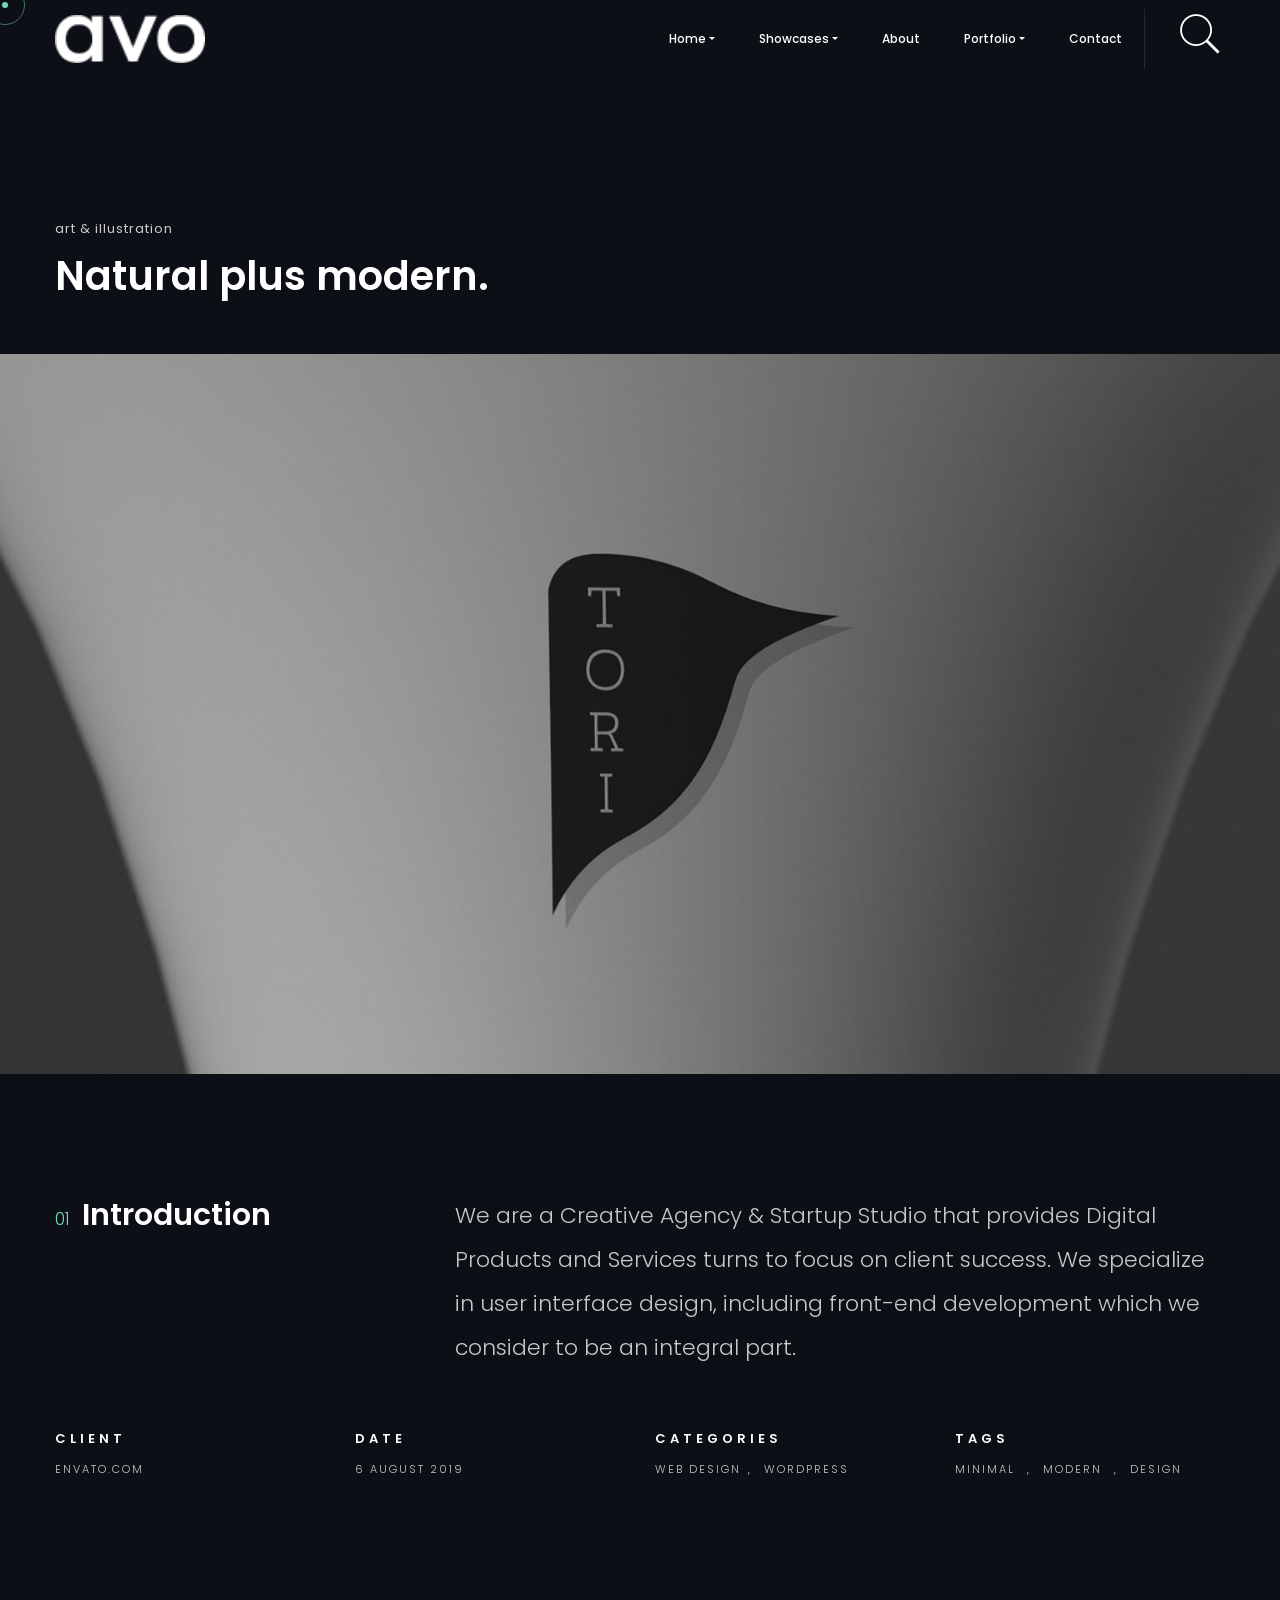
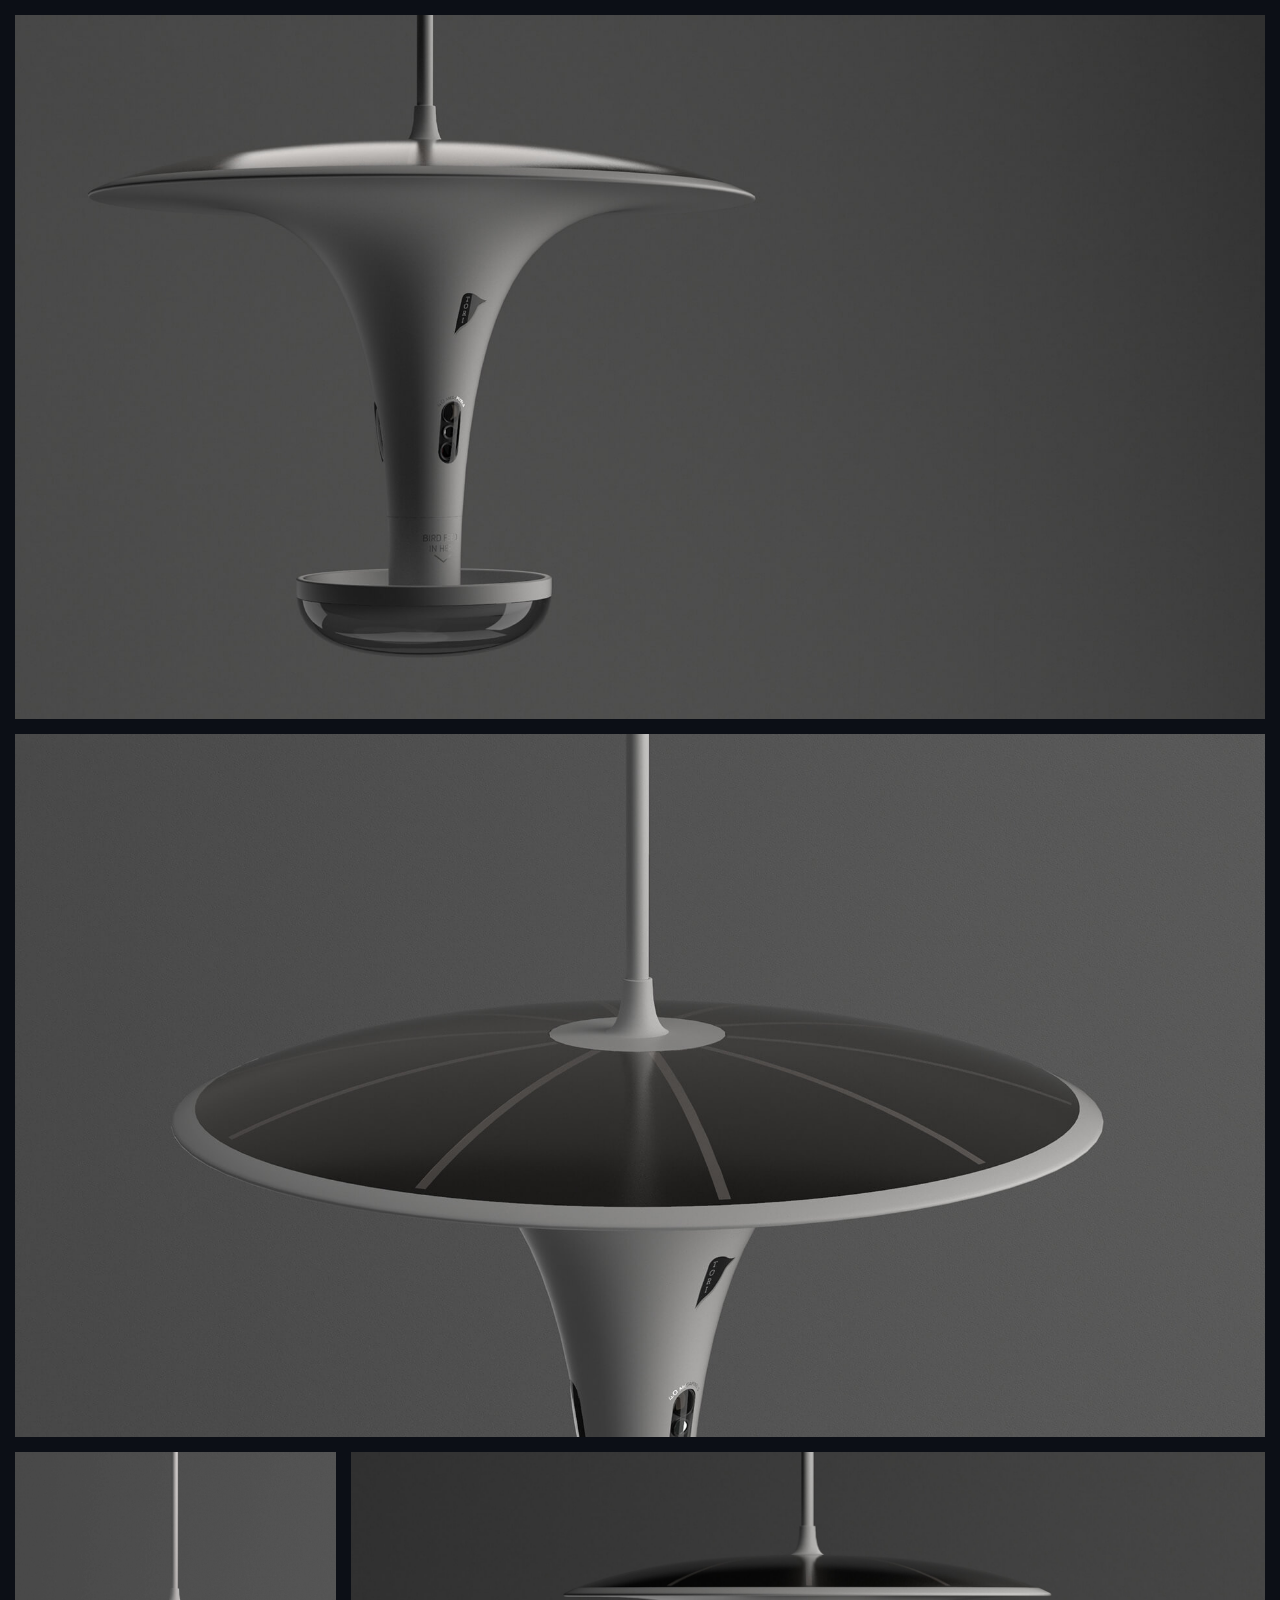
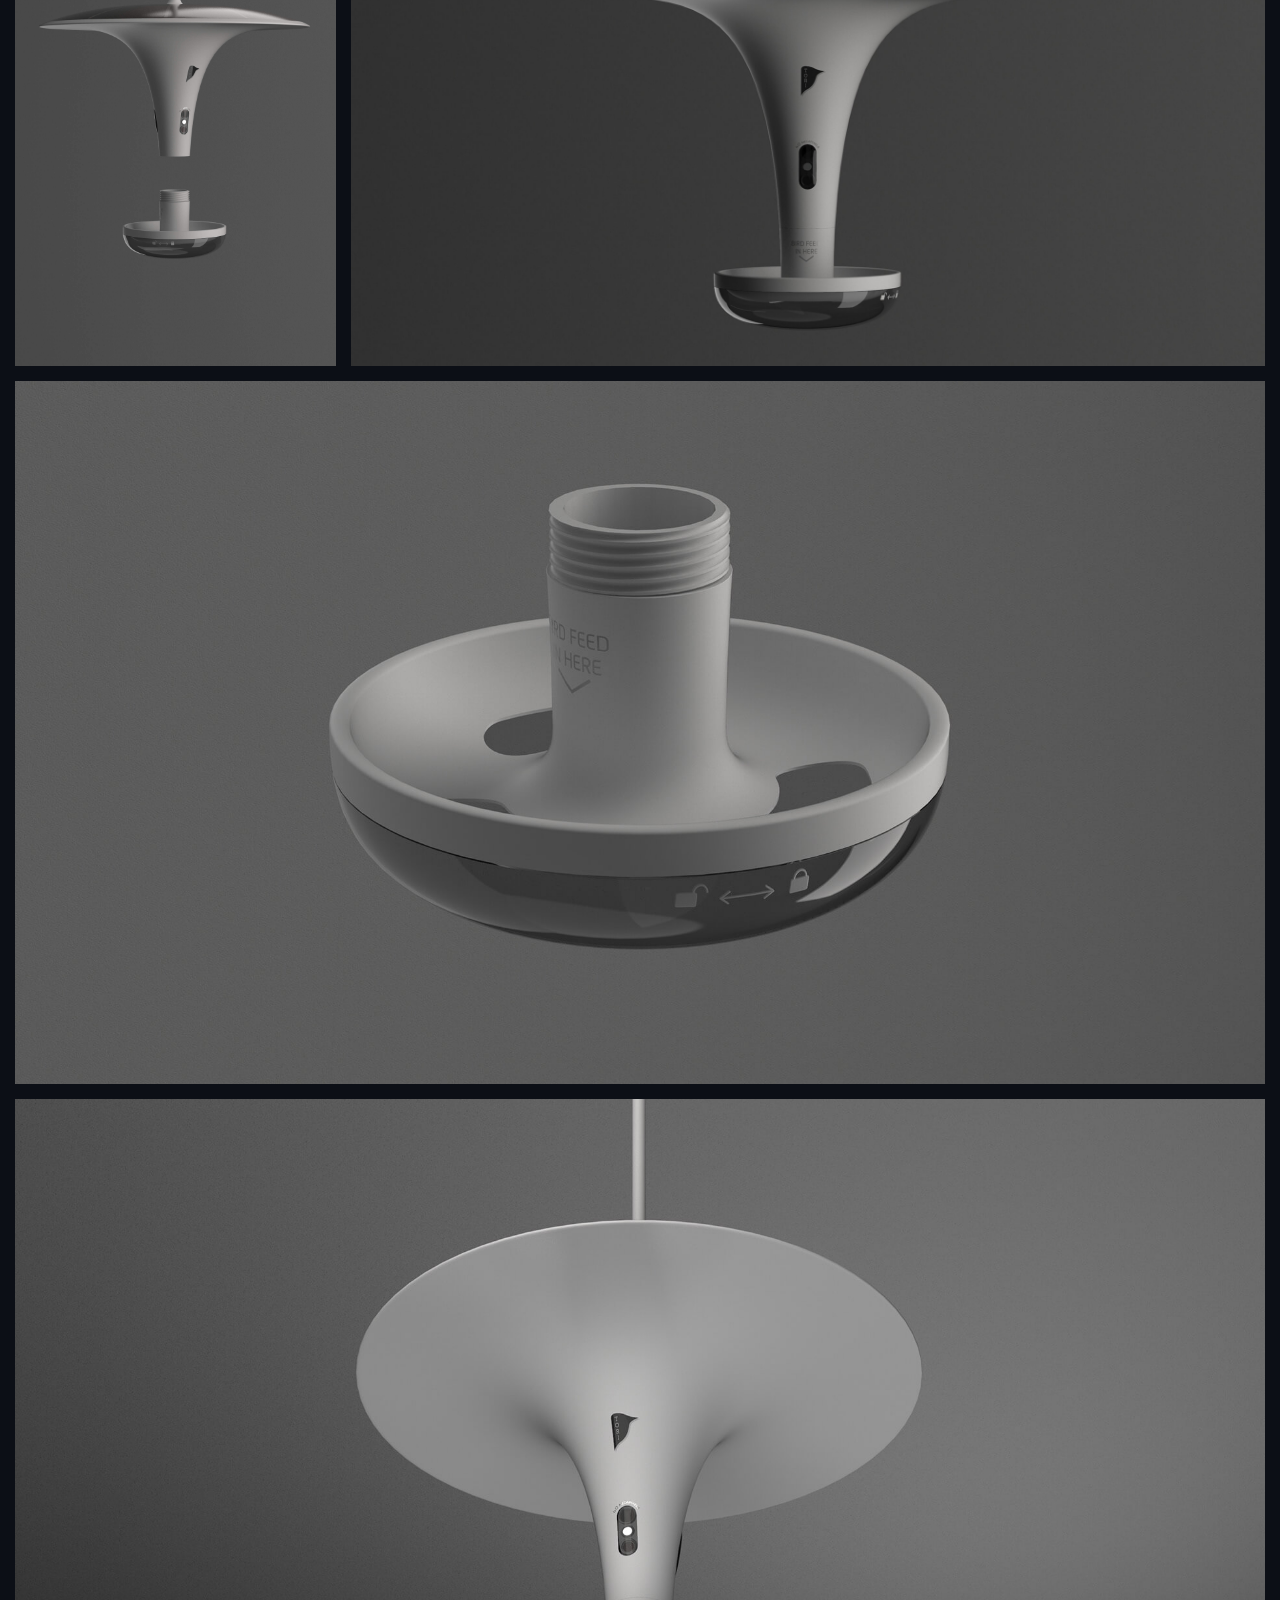
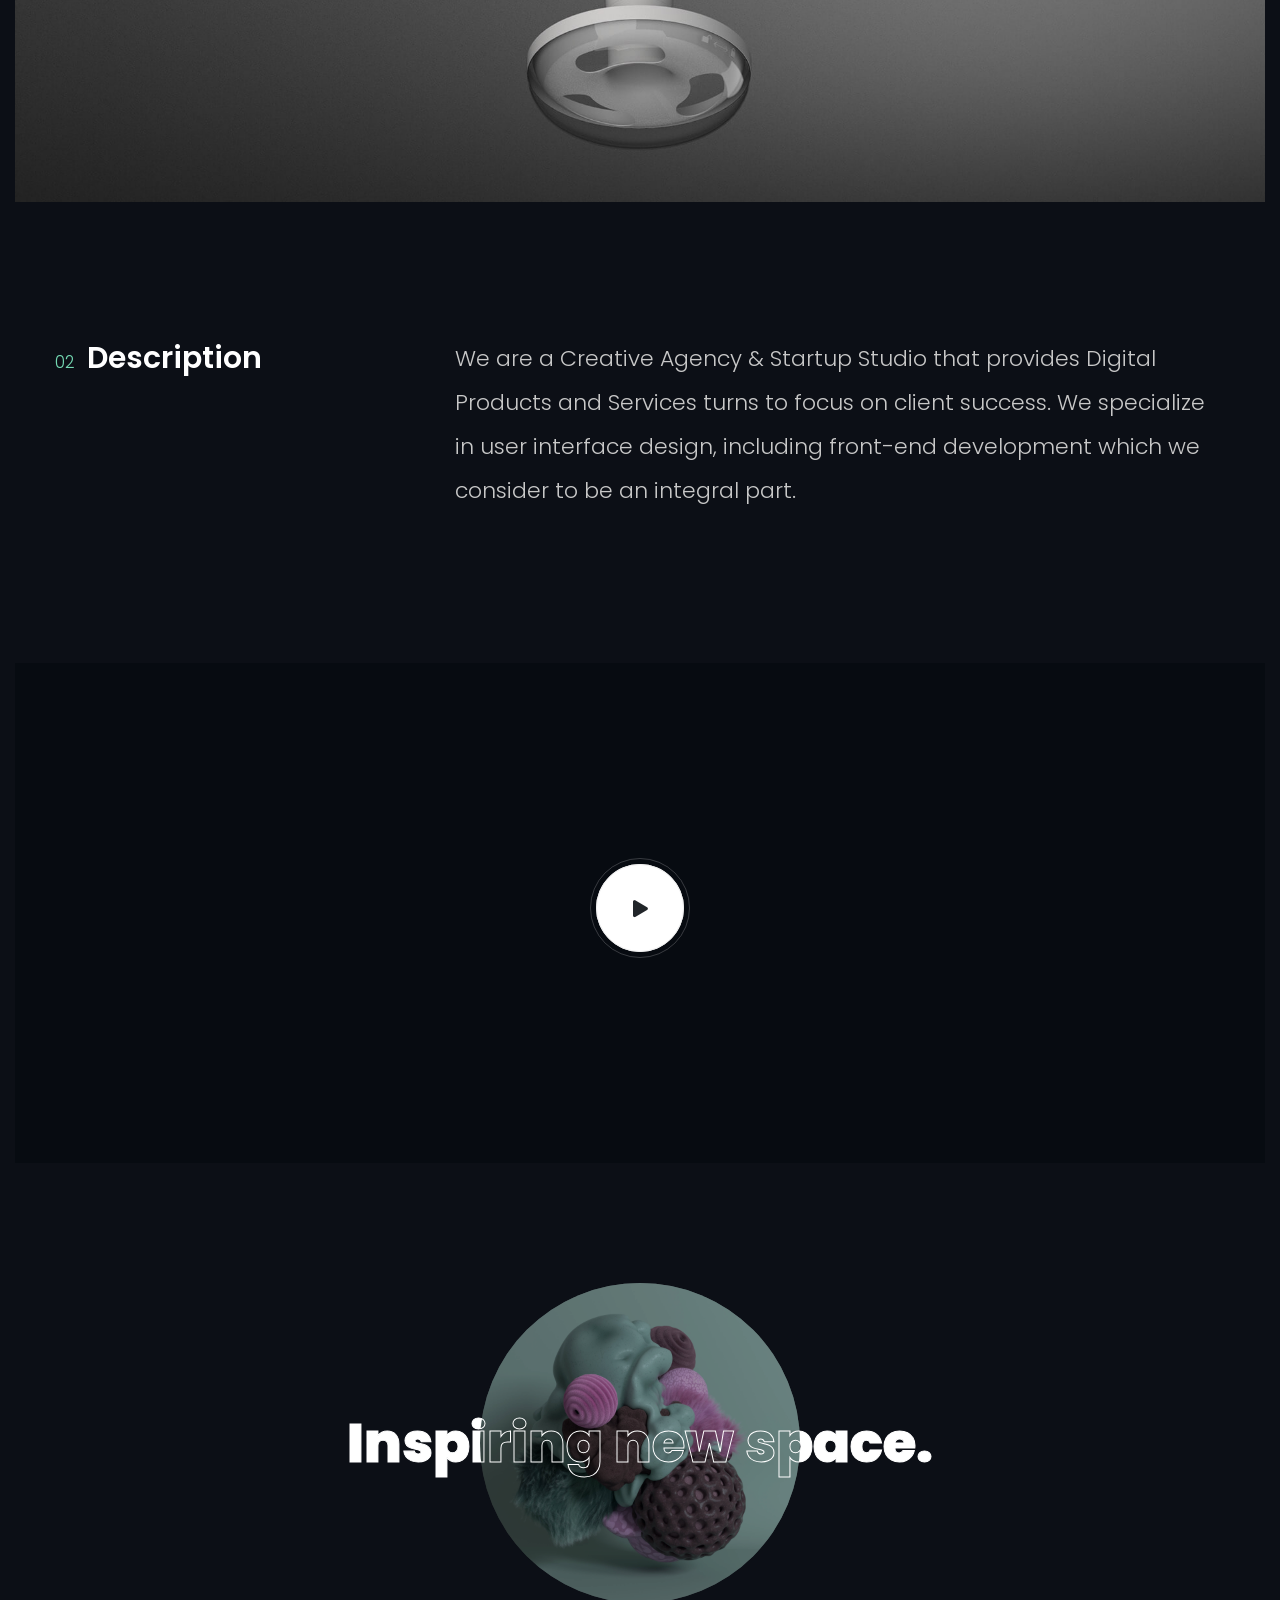
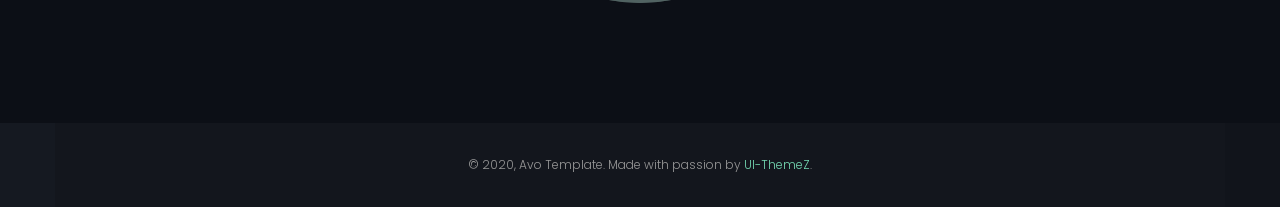
<file: project-details.html>
<!DOCTYPE html>
<html lang="zxx">

<head>

    <!-- Metas -->
    <meta charset="utf-8">
    <meta http-equiv="X-UA-Compatible" content="IE=edge" />
    <meta name="viewport" content="width=device-width, initial-scale=1, maximum-scale=1" />
    <meta name="keywords" content="HTML5 Template Avo onepage themeforest" />
    <meta name="description" content="Avo - Onepage Multi-Purpose HTML5 Template" />
    <meta name="author" content="" />

    <!-- Title  -->
    <title>Avo</title>

    <!-- Favicon -->
    <link rel="shortcut icon" href="img/favicon.ico" />

    <!-- Google Fonts -->
    <link rel="preconnect" href="https://fonts.googleapis.com">
    <link rel="preconnect" href="https://fonts.gstatic.com" crossorigin>
    <link
        href="https://fonts.googleapis.com/css2?family=Barlow+Condensed:ital,wght@0,100;0,200;0,300;0,400;0,500;0,600;0,700;0,800;0,900;1,100;1,200;1,300;1,400;1,500;1,600;1,700;1,800;1,900&family=Barlow:ital,wght@0,100;0,200;0,300;0,400;0,500;0,600;0,700;0,800;0,900;1,100;1,200;1,300;1,400;1,500;1,600;1,700;1,800;1,900&family=Comfortaa:wght@300..700&family=Playfair+Display:ital,wght@0,400..900;1,400..900&family=Poppins:ital,wght@0,100;0,200;0,300;0,400;0,500;0,600;0,700;0,800;0,900;1,100;1,200;1,300;1,400;1,500;1,600;1,700;1,800;1,900&display=swap"
        rel="stylesheet">

    <!-- Plugins -->
    <link rel="stylesheet" href="css/plugins.css" />

    <!-- Core Style Css -->
    <link rel="stylesheet" href="css/dark.css" />

</head>

<body>

    <!-- ==================== Start Loading ==================== -->

    <div id="preloader">
    </div>

    <!-- ==================== End Loading ==================== -->



    <!-- ==================== Start progress-scroll-button ==================== -->

    <div class="progress-wrap cursor-pointer">
        <svg class="progress-circle svg-content" width="100%" height="100%" viewBox="-1 -1 102 102">
            <path d="M50,1 a49,49 0 0,1 0,98 a49,49 0 0,1 0,-98" />
        </svg>
    </div>

    <!-- ==================== End progress-scroll-button ==================== -->



    <!-- ==================== Start cursor ==================== -->

    <div class="mouse-cursor cursor-outer"></div>
    <div class="mouse-cursor cursor-inner"></div>

    <!-- ==================== End cursor ==================== -->



    <!-- ==================== Start Navbar ==================== -->

    <nav class="navbar navbar-expand-lg">
        <div class="container">

            <!-- Logo -->
            <a class="logo" href="#">
                <img src="img/logo-light.png" alt="logo">
            </a>

            <button class="navbar-toggler" type="button" data-toggle="collapse" data-target="#navbarSupportedContent"
                aria-controls="navbarSupportedContent" aria-expanded="false" aria-label="Toggle navigation">
                <span class="icon-bar"><i class="fas fa-bars"></i></span>
            </button>

            <!-- navbar links -->
            <div class="collapse navbar-collapse" id="navbarSupportedContent">
                <ul class="navbar-nav ml-auto">
                    <li class="nav-item dropdown">
                        <a class="nav-link dropdown-toggle" data-toggle="dropdown" href="#" role="button"
                            aria-haspopup="true" aria-expanded="false">Home</a>
                        <div class="dropdown-menu">
                            <a class="dropdown-item" href="index.html">Main Home</a>
                            <a class="dropdown-item" href="index2.html">Creative Studio</a>
                            <a class="dropdown-item" href="index3.html">Business Startup</a>
                            <a class="dropdown-item" href="index4.html">One Page</a>
                            <a class="dropdown-item" href="index5.html">Freelancer</a>
                        </div>
                    </li>
                    <li class="nav-item dropdown">
                        <a class="nav-link dropdown-toggle" data-toggle="dropdown" href="#" role="button"
                            aria-haspopup="true" aria-expanded="false">Showcases</a>
                        <div class="dropdown-menu">
                            <a class="dropdown-item" href="showcase.html">Full Screen</a>
                            <a class="dropdown-item" href="showcase2.html">Creative Carousel</a>
                            <a class="dropdown-item" href="showcase3.html">Radius Carousel</a>
                            <a class="dropdown-item" href="showcase4.html">Columns Carousel</a>
                        </div>
                    </li>
                    <li class="nav-item">
                        <a class="nav-link" href="about.html">About</a>
                    </li>
                    <li class="nav-item dropdown">
                        <a class="nav-link dropdown-toggle" data-toggle="dropdown" href="#" role="button"
                            aria-haspopup="true" aria-expanded="false">Portfolio</a>
                        <div class="dropdown-menu">
                            <a class="dropdown-item" href="works.html">Mouse Info</a>
                            <a class="dropdown-item" href="works2.html">Masonry 3 Columns</a>
                            <a class="dropdown-item" href="works3.html">Masonry 2 Columns</a>
                            <a class="dropdown-item" href="works4.html">Pinterest List</a>
                        </div>
                    </li>
                    <li class="nav-item">
                        <a class="nav-link" href="contact.html">Contact</a>
                    </li>
                </ul>
                <div class="search">
                    <span class="icon pe-7s-search cursor-pointer"></span>
                    <div class="search-form text-center custom-font">
                        <form>
                            <input type="text" name="search" placeholder="Search">
                        </form>
                        <span class="close pe-7s-close cursor-pointer"></span>
                    </div>
                </div>
            </div>
        </div>
    </nav>

    <!-- ==================== End Navbar ==================== -->


    <!-- ==================== Start wrapper ==================== -->

    <div class="wrapper">


        <!-- ==================== Start Header ==================== -->

        <section class="page-header proj-det">
            <div class="container">
                <div class="row">
                    <div class="col-lg-7 col-md-9">
                        <div class="cont">
                            <h6>art & illustration</h6>
                            <h2>Natural plus modern.</h2>
                        </div>
                    </div>
                </div>
            </div>
            <div class="img-wrapper bg-img parallaxie" data-background="img/portfolio/project1/bg.jpg"></div>
        </section>

        <!-- ==================== Start Header ==================== -->



        <!-- ==================== Start Intro ==================== -->

        <section class="intro-section section-padding">
            <div class="container">
                <div class="row">
                    <div class="col-lg-3 col-md-4">
                        <div class="htit">
                            <h4><span>01 </span> Introduction</h4>
                        </div>
                    </div>
                    <div class="col-lg-8 offset-lg-1 col-md-8 mb-30">
                        <div class="text">
                            <p class="extra-text">We are a Creative Agency & Startup Studio that provides Digital
                                Products and Services
                                turns to focus on client success. We specialize in user interface design, including
                                front-end development which we consider to be an integral part.</p>
                        </div>
                    </div>

                    <div class="col-lg-3">
                        <div class="item mt-30">
                            <h6>Client</h6>
                            <p><a href="#0">Envato.com</a></p>
                        </div>
                    </div>
                    <div class="col-lg-3">
                        <div class="item mt-30">
                            <h6>Date</h6>
                            <p>6 August 2019</p>
                        </div>
                    </div>
                    <div class="col-lg-3">
                        <div class="item mt-30">
                            <h6>Categories</h6>
                            <p><a href="#0">Web Design </a>, <a href="#0">WordPress</a></p>
                        </div>
                    </div>
                    <div class="col-lg-3">
                        <div class="item mt-30">
                            <h6>Tags</h6>
                            <p><a href="#0">Minimal</a> , <a href="#0">Modern</a> , <a href="#0">Design</a></p>
                        </div>
                    </div>
                </div>
            </div>
        </section>

        <!-- ==================== End Intro ==================== -->




        <!-- ==================== Start projdtal ==================== -->

        <section class="projdtal">
            <div class="justified-gallery">
                <a href="img/portfolio/project1/1.jpg">
                    <img alt="" src="img/portfolio/project1/1.jpg" />
                </a>
                <a href="img/portfolio/project1/2.jpg">
                    <img alt="" src="img/portfolio/project1/2.jpg" />
                </a>

                <a href="img/portfolio/project1/3.jpg">
                    <img alt="" src="img/portfolio/project1/3.jpg" />
                </a>
                <a href="img/portfolio/project1/4.jpg">
                    <img alt="" src="img/portfolio/project1/4.jpg" />
                </a>
                <a href="img/portfolio/project1/5.jpg">
                    <img alt="" src="img/portfolio/project1/5.jpg" />
                </a>
                <a href="img/portfolio/project1/6.jpg">
                    <img alt="" src="img/portfolio/project1/6.jpg" />
                </a>
            </div>
        </section>

        <!-- ==================== End projdtal ==================== -->



        <!-- ==================== Start Intro ==================== -->

        <section class="intro-section section-padding">
            <div class="container">
                <div class="row">
                    <div class="col-lg-3 col-md-4">
                        <div class="htit">
                            <h4><span>02 </span> Description</h4>
                        </div>
                    </div>
                    <div class="col-lg-8 offset-lg-1 col-md-8 mb-30">
                        <div class="text">
                            <p class="extra-text">We are a Creative Agency & Startup Studio that provides Digital
                                Products and Services
                                turns to focus on client success. We specialize in user interface design, including
                                front-end development which we consider to be an integral part.</p>
                        </div>
                    </div>
                </div>
            </div>
        </section>

        <!-- ==================== End Intro ==================== -->




        <!-- ==================== Start Video-wrapper ==================== -->

        <section>
            <div class="container-fluid">
                <div class="video-wrapper section-padding bg-img parallaxie valign"
                    data-background="img/portfolio/project1/bg.jpg" data-overlay-dark="4">
                    <div class="full-width text-center">
                        <a class="vid" href="../../../../vimeo.com/127203262.html">
                            <div class="vid-butn">
                                <span class="icon">
                                    <i class="fas fa-play"></i>
                                </span>
                            </div>
                        </a>
                    </div>
                </div>
            </div>
        </section>

        <!-- ==================== End Video-wrapper ==================== -->




        <!-- ==================== Start next-prog ==================== -->

        <section class="next-prog section-padding">
            <div class="container">
                <div class="row">
                    <div class="col-12">
                        <div class="box">
                            <div class="bg-img valign" data-background="img/portfolio/project2/bg.jpg"
                                data-overlay-dark="4">
                                <div class="caption ontop valign">
                                    <div class="o-hidden full-width">
                                        <h1>
                                            <a href="project-details2.html">
                                                <div class="stroke">Inspiring new space.</div>
                                            </a>
                                        </h1>
                                    </div>
                                </div>
                                <div class="copy-cap valign">
                                    <div class="cap full-width">
                                        <h1>
                                            <a href="project-details2.html">
                                                <span>Inspiring new space.</span>
                                            </a>
                                        </h1>
                                    </div>
                                </div>
                            </div>
                        </div>
                    </div>
                </div>
            </div>
        </section>

        <!-- ==================== End next-prog ==================== -->



        <!-- ==================== Start Footer ==================== -->

        <footer class="footer-half sub-bg">
            <div class="container">
                <div class="copyrights text-center mt-0">
                    <p>© 2020, Avo Template. Made with passion by <a href="#0">UI-ThemeZ</a>.</p>
                </div>
            </div>
        </footer>

        <!-- ==================== End Footer ==================== -->


    </div>

    <!-- ==================== End wrapper ==================== -->



    <!-- jQuery -->
    <script src="js/jquery-3.0.0.min.js"></script>
    <script src="js/jquery-migrate-3.0.0.min.js"></script>

    <!-- plugins -->
    <script src="js/plugins.js"></script>

    <!-- custom scripts -->
    <script src="js/scripts.js"></script>

</body>


<!-- Mirrored from ui-themez.smartinnovates.net/items/avo/avo-dark/project-details.html by HTTrack Website Copier/3.x [XR&CO'2014], Mon, 03 Feb 2025 08:15:56 GMT -->

</html>
</file>
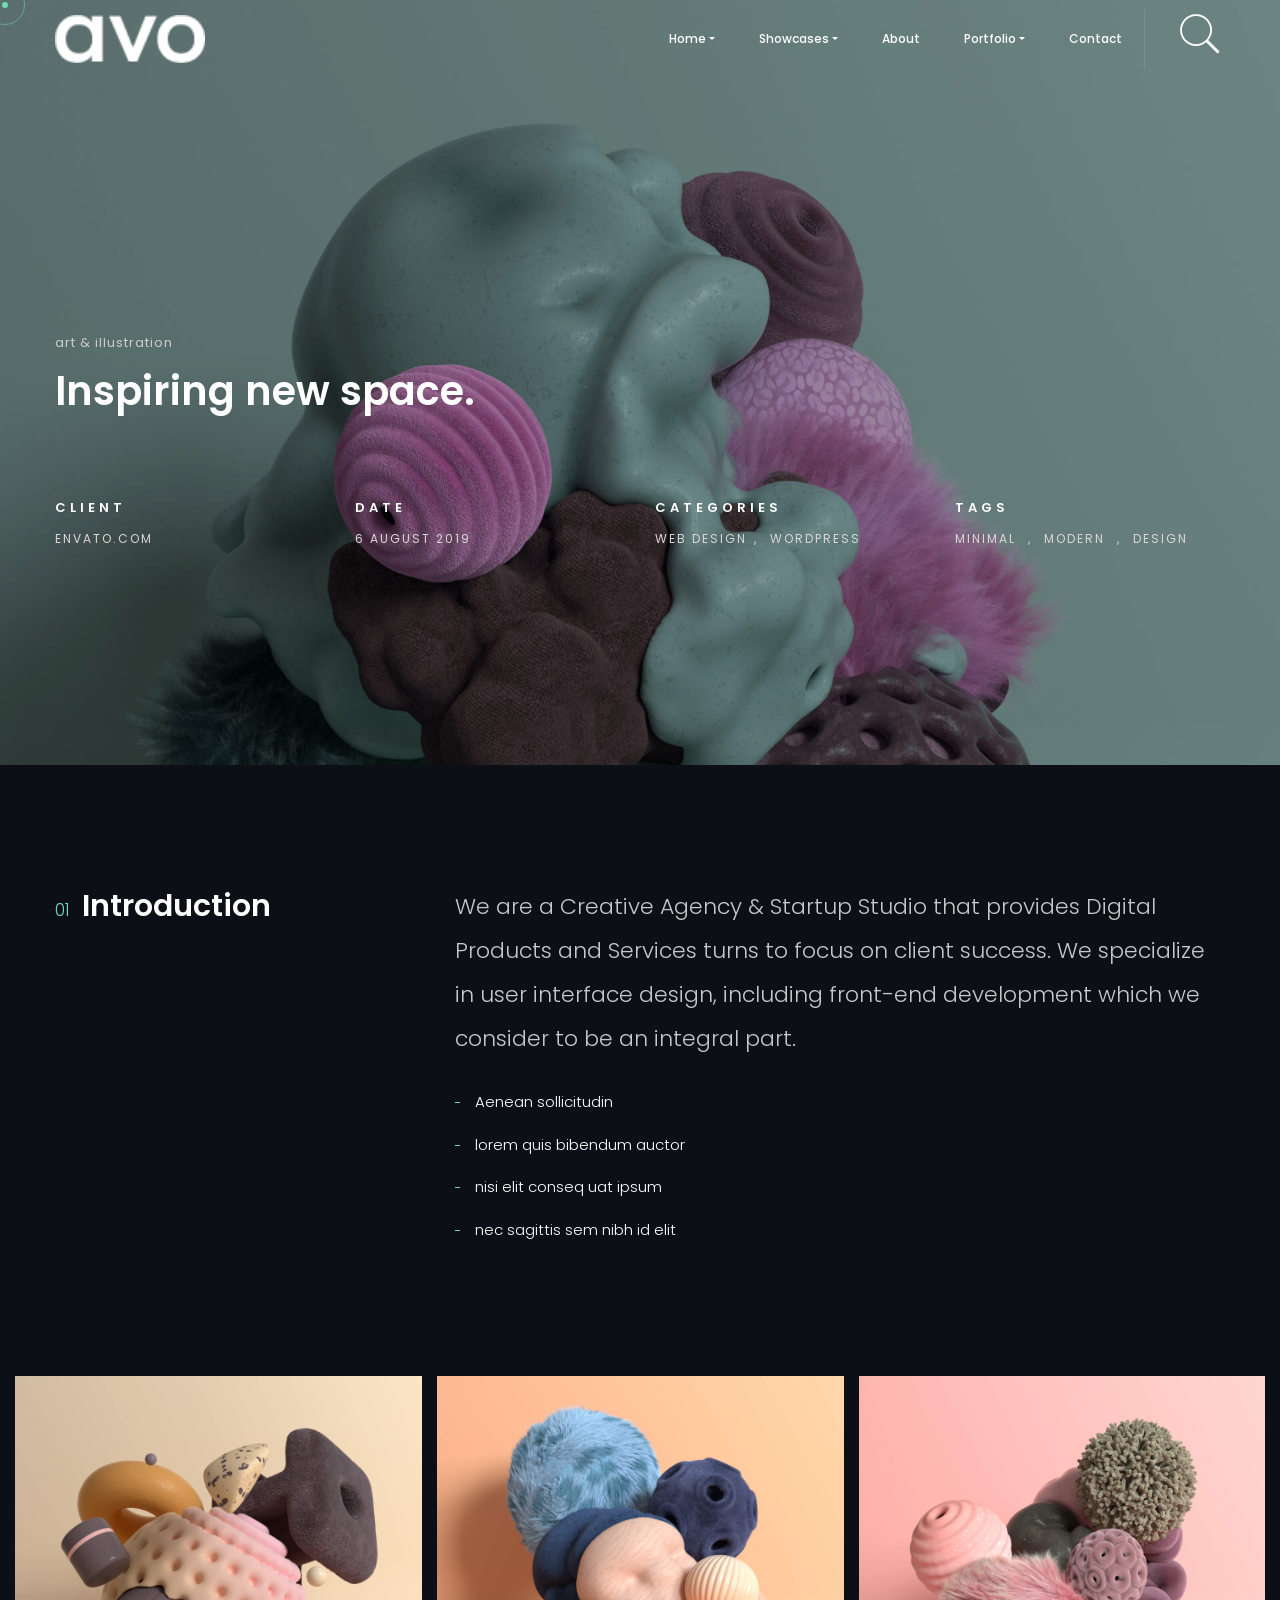
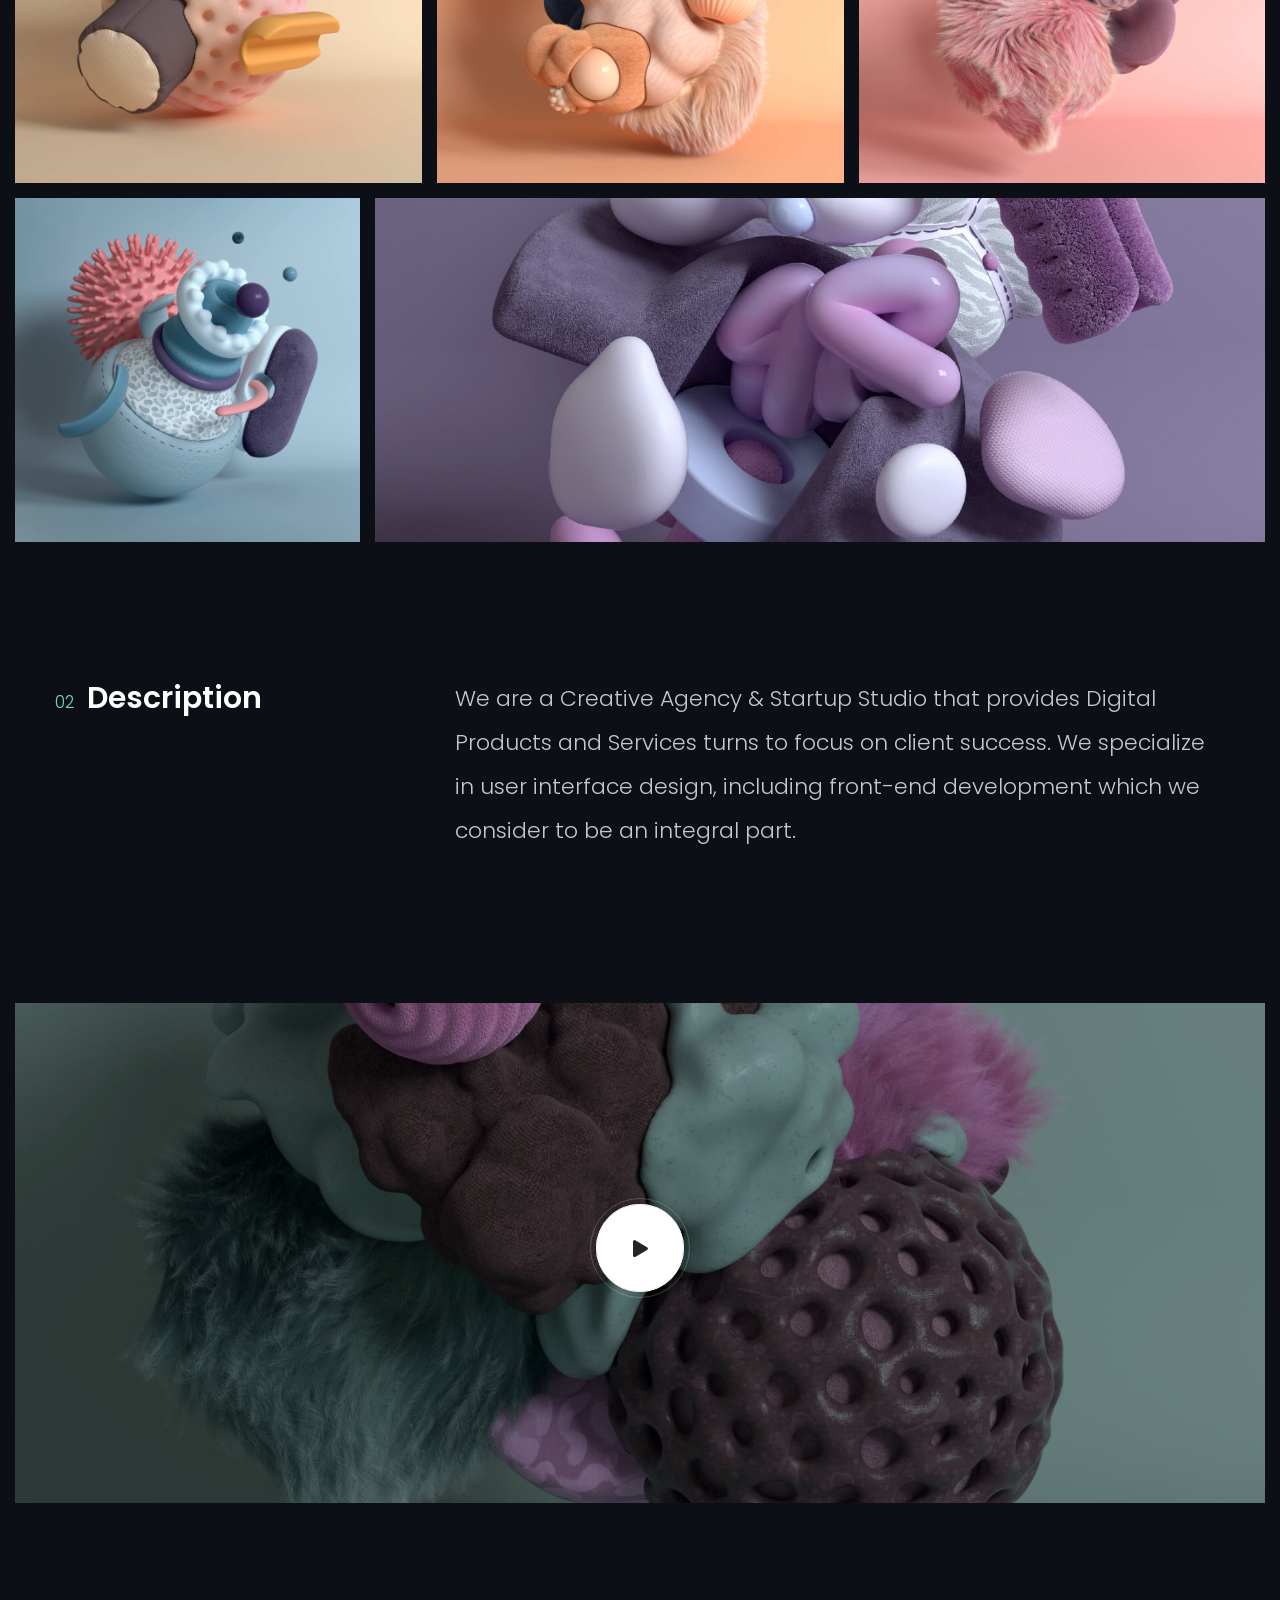
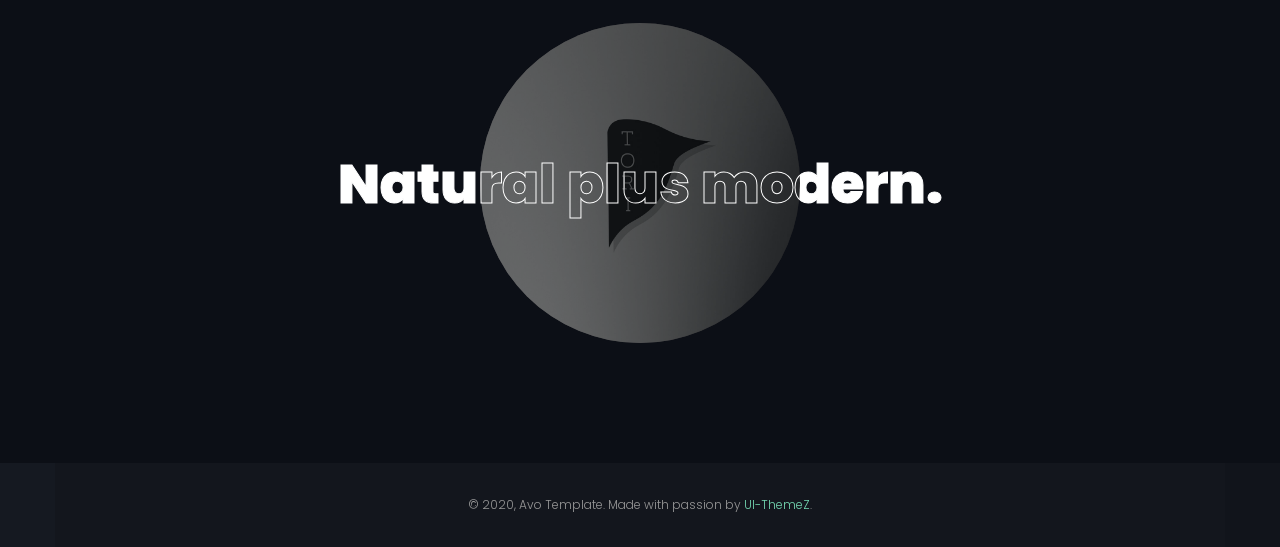
<file: project-details2.html>
<!DOCTYPE html>
<html lang="zxx">

<head>

    <!-- Metas -->
    <meta charset="utf-8">
    <meta http-equiv="X-UA-Compatible" content="IE=edge" />
    <meta name="viewport" content="width=device-width, initial-scale=1, maximum-scale=1" />
    <meta name="keywords" content="HTML5 Template Avo onepage themeforest" />
    <meta name="description" content="Avo - Onepage Multi-Purpose HTML5 Template" />
    <meta name="author" content="" />

    <!-- Title  -->
    <title>Avo</title>

    <!-- Favicon -->
    <link rel="shortcut icon" href="img/favicon.ico" />

    <!-- Google Fonts -->
    <link rel="preconnect" href="https://fonts.googleapis.com">
    <link rel="preconnect" href="https://fonts.gstatic.com" crossorigin>
    <link
        href="https://fonts.googleapis.com/css2?family=Barlow+Condensed:ital,wght@0,100;0,200;0,300;0,400;0,500;0,600;0,700;0,800;0,900;1,100;1,200;1,300;1,400;1,500;1,600;1,700;1,800;1,900&family=Barlow:ital,wght@0,100;0,200;0,300;0,400;0,500;0,600;0,700;0,800;0,900;1,100;1,200;1,300;1,400;1,500;1,600;1,700;1,800;1,900&family=Comfortaa:wght@300..700&family=Playfair+Display:ital,wght@0,400..900;1,400..900&family=Poppins:ital,wght@0,100;0,200;0,300;0,400;0,500;0,600;0,700;0,800;0,900;1,100;1,200;1,300;1,400;1,500;1,600;1,700;1,800;1,900&display=swap"
        rel="stylesheet">

    <!-- Plugins -->
    <link rel="stylesheet" href="css/plugins.css" />

    <!-- Core Style Css -->
    <link rel="stylesheet" href="css/dark.css" />

</head>

<body>

    <!-- ==================== Start Loading ==================== -->

    <div id="preloader">
    </div>

    <!-- ==================== End Loading ==================== -->



    <!-- ==================== Start progress-scroll-button ==================== -->

    <div class="progress-wrap cursor-pointer">
        <svg class="progress-circle svg-content" width="100%" height="100%" viewBox="-1 -1 102 102">
            <path d="M50,1 a49,49 0 0,1 0,98 a49,49 0 0,1 0,-98" />
        </svg>
    </div>

    <!-- ==================== End progress-scroll-button ==================== -->



    <!-- ==================== Start cursor ==================== -->

    <div class="mouse-cursor cursor-outer"></div>
    <div class="mouse-cursor cursor-inner"></div>

    <!-- ==================== End cursor ==================== -->



    <!-- ==================== Start Navbar ==================== -->

    <nav class="navbar navbar-expand-lg">
        <div class="container">

            <!-- Logo -->
            <a class="logo" href="#">
                <img src="img/logo-light.png" alt="logo">
            </a>

            <button class="navbar-toggler" type="button" data-toggle="collapse" data-target="#navbarSupportedContent"
                aria-controls="navbarSupportedContent" aria-expanded="false" aria-label="Toggle navigation">
                <span class="icon-bar"><i class="fas fa-bars"></i></span>
            </button>

            <!-- navbar links -->
            <div class="collapse navbar-collapse" id="navbarSupportedContent">
                <ul class="navbar-nav ml-auto">
                    <li class="nav-item dropdown">
                        <a class="nav-link dropdown-toggle" data-toggle="dropdown" href="#" role="button"
                            aria-haspopup="true" aria-expanded="false">Home</a>
                        <div class="dropdown-menu">
                            <a class="dropdown-item" href="index.html">Main Home</a>
                            <a class="dropdown-item" href="index2.html">Creative Studio</a>
                            <a class="dropdown-item" href="index3.html">Business Startup</a>
                            <a class="dropdown-item" href="index4.html">One Page</a>
                            <a class="dropdown-item" href="index5.html">Freelancer</a>
                        </div>
                    </li>
                    <li class="nav-item dropdown">
                        <a class="nav-link dropdown-toggle" data-toggle="dropdown" href="#" role="button"
                            aria-haspopup="true" aria-expanded="false">Showcases</a>
                        <div class="dropdown-menu">
                            <a class="dropdown-item" href="showcase.html">Full Screen</a>
                            <a class="dropdown-item" href="showcase2.html">Creative Carousel</a>
                            <a class="dropdown-item" href="showcase3.html">Radius Carousel</a>
                            <a class="dropdown-item" href="showcase4.html">Columns Carousel</a>
                        </div>
                    </li>
                    <li class="nav-item">
                        <a class="nav-link" href="about.html">About</a>
                    </li>
                    <li class="nav-item dropdown">
                        <a class="nav-link dropdown-toggle" data-toggle="dropdown" href="#" role="button"
                            aria-haspopup="true" aria-expanded="false">Portfolio</a>
                        <div class="dropdown-menu">
                            <a class="dropdown-item" href="works.html">Mouse Info</a>
                            <a class="dropdown-item" href="works2.html">Masonry 3 Columns</a>
                            <a class="dropdown-item" href="works3.html">Masonry 2 Columns</a>
                            <a class="dropdown-item" href="works4.html">Pinterest List</a>
                        </div>
                    </li>
                    <li class="nav-item">
                        <a class="nav-link" href="contact.html">Contact</a>
                    </li>
                </ul>
                <div class="search">
                    <span class="icon pe-7s-search cursor-pointer"></span>
                    <div class="search-form text-center custom-font">
                        <form>
                            <input type="text" name="search" placeholder="Search">
                        </form>
                        <span class="close pe-7s-close cursor-pointer"></span>
                    </div>
                </div>
            </div>
        </div>
    </nav>

    <!-- ==================== End Navbar ==================== -->


    <!-- ==================== Start wrapper ==================== -->

    <div class="wrapper">


        <!-- ==================== Start Header ==================== -->

        <section class="page-header proj-det bg-img parallaxie valign" data-background="img/portfolio/project2/bg.jpg"
            data-overlay-dark="4">
            <div class="container">
                <div class="row">
                    <div class="col-lg-7 col-md-9">
                        <div class="cont">
                            <h6>art & illustration</h6>
                            <h2>Inspiring new space.</h2>
                        </div>
                    </div>
                </div>
                <div class="row">
                    <div class="col-lg-3">
                        <div class="item mt-30">
                            <h6>Client</h6>
                            <p><a href="#0">Envato.com</a></p>
                        </div>
                    </div>
                    <div class="col-lg-3">
                        <div class="item mt-30">
                            <h6>Date</h6>
                            <p>6 August 2019</p>
                        </div>
                    </div>
                    <div class="col-lg-3">
                        <div class="item mt-30">
                            <h6>Categories</h6>
                            <p><a href="#0">Web Design </a>, <a href="#0">WordPress</a></p>
                        </div>
                    </div>
                    <div class="col-lg-3">
                        <div class="item mt-30">
                            <h6>Tags</h6>
                            <p><a href="#0">Minimal</a> , <a href="#0">Modern</a> , <a href="#0">Design</a></p>
                        </div>
                    </div>
                </div>
            </div>
        </section>

        <!-- ==================== Start Header ==================== -->



        <!-- ==================== Start Intro ==================== -->

        <section class="intro-section section-padding">
            <div class="container">
                <div class="row">
                    <div class="col-lg-3 col-md-4">
                        <div class="htit">
                            <h4><span>01 </span> Introduction</h4>
                        </div>
                    </div>
                    <div class="col-lg-8 offset-lg-1 col-md-8">
                        <div class="text js-scroll__content">
                            <p class="extra-text">We are a Creative Agency & Startup Studio that provides Digital
                                Products and Services
                                turns to focus on client success. We specialize in user interface design, including
                                front-end development which we consider to be an integral part.</p>

                            <ul class="smp-list mt-30">
                                <li>Aenean sollicitudin</li>
                                <li>lorem quis bibendum auctor</li>
                                <li>nisi elit conseq uat ipsum</li>
                                <li>nec sagittis sem nibh id elit</li>
                            </ul>
                        </div>
                    </div>
                </div>
            </div>
        </section>

        <!-- ==================== End Intro ==================== -->




        <!-- ==================== Start projdtal ==================== -->

        <section class="projdtal">
            <div class="justified-gallery">
                <a href="img/portfolio/project2/1.jpg">
                    <img alt="" src="img/portfolio/project2/1.jpg" />
                </a>
                <a href="img/portfolio/project2/2.jpg">
                    <img alt="" src="img/portfolio/project2/2.jpg" />
                </a>

                <a href="img/portfolio/project2/3.jpg">
                    <img alt="" src="img/portfolio/project2/3.jpg" />
                </a>
                <a href="img/portfolio/project2/5.jpg">
                    <img alt="" src="img/portfolio/project2/5.jpg" />
                </a>
                <a href="img/portfolio/project2/7.jpg">
                    <img alt="" src="img/portfolio/project2/7.jpg" />
                </a>
            </div>
        </section>

        <!-- ==================== End projdtal ==================== -->



        <!-- ==================== Start Intro ==================== -->

        <section class="intro-section section-padding">
            <div class="container">
                <div class="row">
                    <div class="col-lg-3 col-md-4">
                        <div class="htit">
                            <h4><span>02 </span> Description</h4>
                        </div>
                    </div>
                    <div class="col-lg-8 offset-lg-1 col-md-8 mb-30">
                        <div class="text js-scroll__content">
                            <p class="extra-text">We are a Creative Agency & Startup Studio that provides Digital
                                Products and Services
                                turns to focus on client success. We specialize in user interface design, including
                                front-end development which we consider to be an integral part.</p>
                        </div>
                    </div>
                </div>
            </div>
        </section>

        <!-- ==================== End Intro ==================== -->




        <!-- ==================== Start Video-wrapper ==================== -->

        <section>
            <div class="container-fluid">
                <div class="video-wrapper section-padding bg-img parallaxie valign"
                    data-background="img/portfolio/project2/bg.jpg" data-overlay-dark="4">
                    <div class="full-width text-center">
                        <a class="vid" href="../../../../vimeo.com/127203262.html">
                            <div class="vid-butn">
                                <span class="icon">
                                    <i class="fas fa-play"></i>
                                </span>
                            </div>
                        </a>
                    </div>
                </div>
            </div>
        </section>

        <!-- ==================== End Video-wrapper ==================== -->




        <!-- ==================== Start next-prog ==================== -->

        <section class="next-prog section-padding">
            <div class="container">
                <div class="row">
                    <div class="col-12">
                        <div class="box">
                            <div class="bg-img valign" data-background="img/portfolio/project1/bg.jpg"
                                data-overlay-dark="4">
                                <div class="caption ontop valign">
                                    <div class="o-hidden full-width">
                                        <h1>
                                            <a href="project-details.html">
                                                <div class="stroke">Natural plus modern.</div>
                                            </a>
                                        </h1>
                                    </div>
                                </div>
                                <div class="copy-cap valign">
                                    <div class="cap full-width">
                                        <h1>
                                            <a href="project-details.html">
                                                <span>Natural plus modern.</span>
                                            </a>
                                        </h1>
                                    </div>
                                </div>
                            </div>
                        </div>
                    </div>
                </div>
            </div>
        </section>

        <!-- ==================== End next-prog ==================== -->



        <!-- ==================== Start Footer ==================== -->

        <footer class="footer-half sub-bg">
            <div class="container">
                <div class="copyrights text-center mt-0">
                    <p>© 2020, Avo Template. Made with passion by <a href="#0">UI-ThemeZ</a>.</p>
                </div>
            </div>
        </footer>

        <!-- ==================== End Footer ==================== -->


    </div>

    <!-- ==================== End wrapper ==================== -->




    <!-- jQuery -->
    <script src="js/jquery-3.0.0.min.js"></script>
    <script src="js/jquery-migrate-3.0.0.min.js"></script>

    <!-- plugins -->
    <script src="js/plugins.js"></script>

    <!-- custom scripts -->
    <script src="js/scripts.js"></script>

    <script>

    </script>

</body>


<!-- Mirrored from ui-themez.smartinnovates.net/items/avo/avo-dark/project-details2.html by HTTrack Website Copier/3.x [XR&CO'2014], Mon, 03 Feb 2025 08:16:10 GMT -->

</html>
</file>
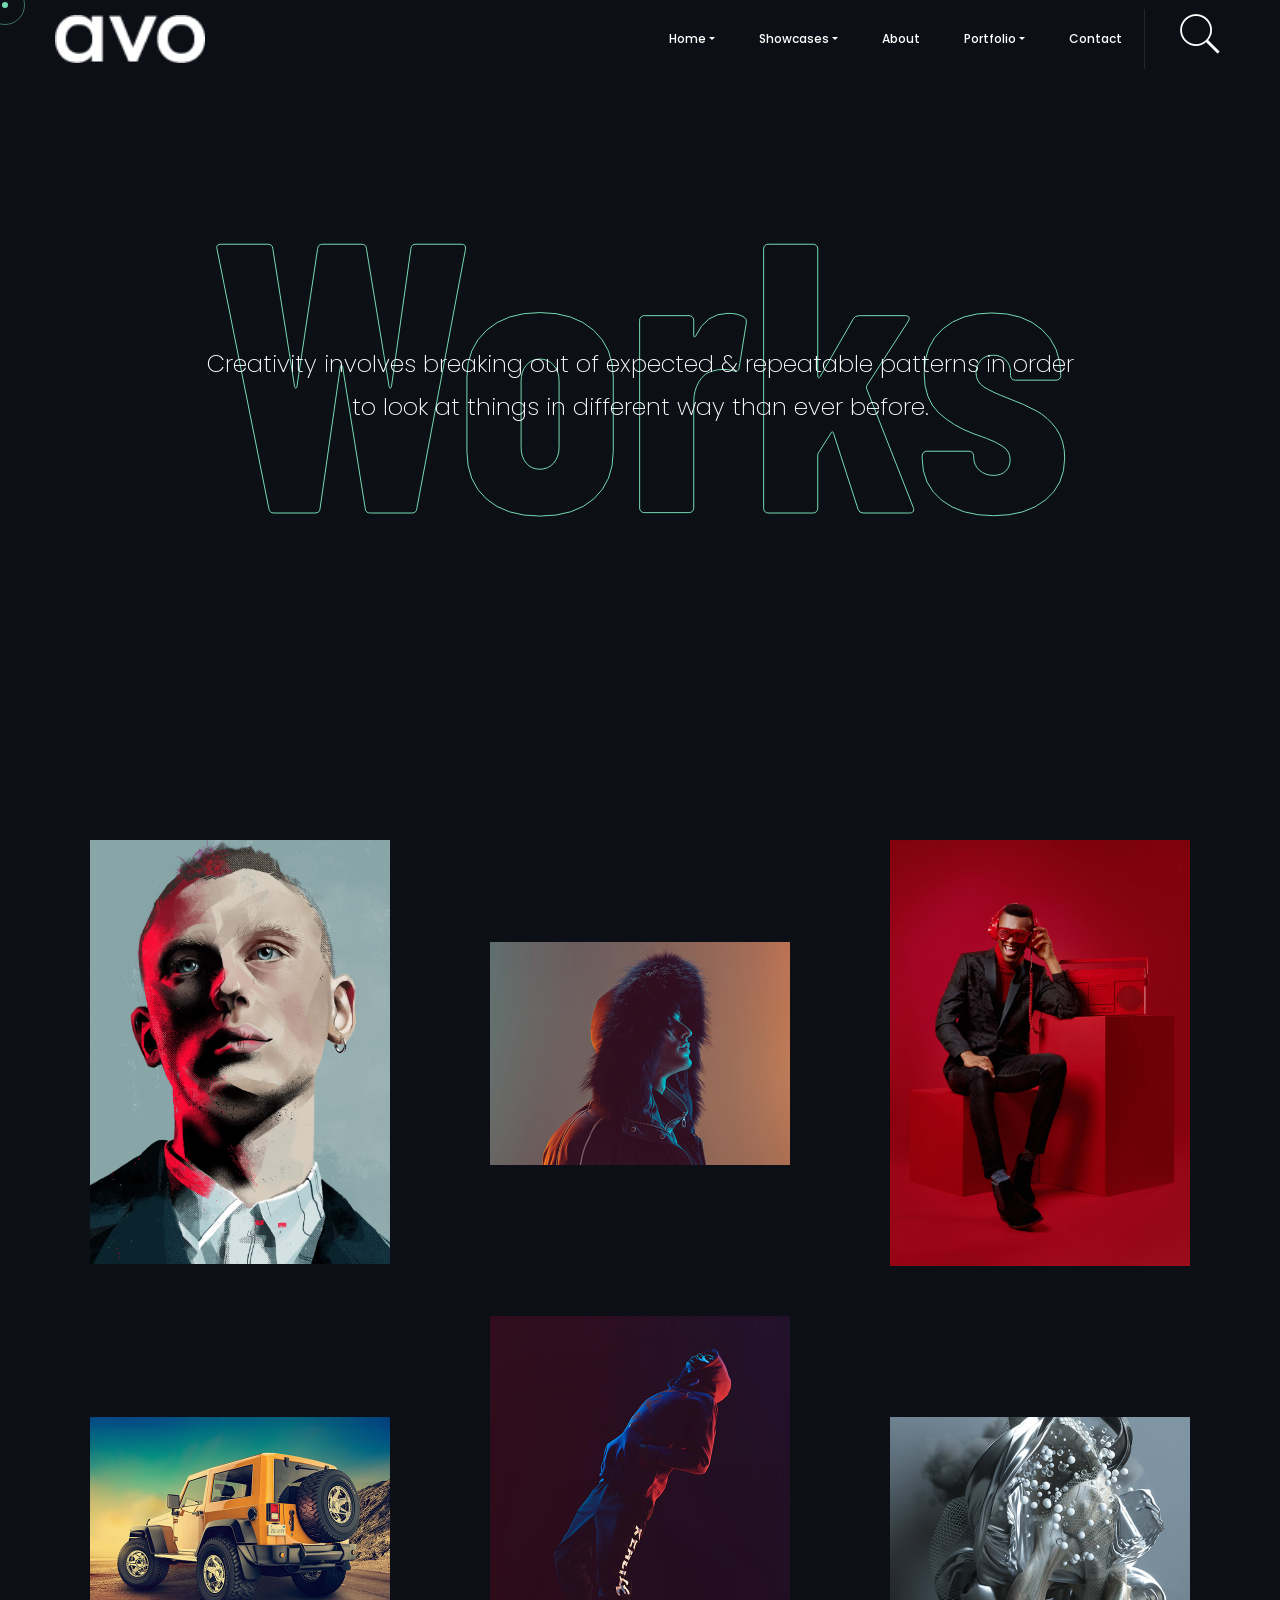
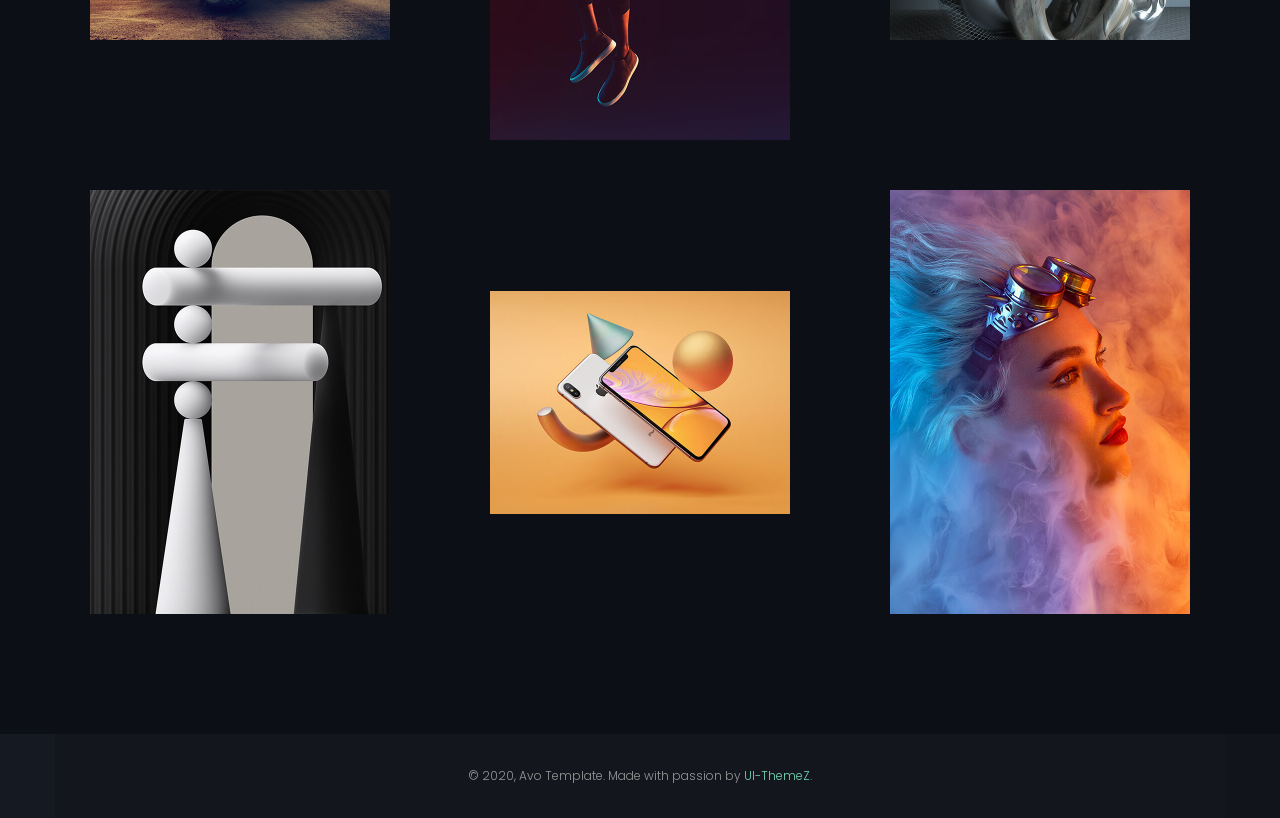
<file: works.html>
<!DOCTYPE html>
<html lang="zxx">

<head>

    <!-- Metas -->
    <meta charset="utf-8">
    <meta http-equiv="X-UA-Compatible" content="IE=edge" />
    <meta name="viewport" content="width=device-width, initial-scale=1, maximum-scale=1" />
    <meta name="keywords" content="HTML5 Template Avo onepage themeforest" />
    <meta name="description" content="Avo - Onepage Multi-Purpose HTML5 Template" />
    <meta name="author" content="" />

    <!-- Title  -->
    <title>Avo</title>

    <!-- Favicon -->
    <link rel="shortcut icon" href="img/favicon.ico" />

    <!-- Google Fonts -->
    <link rel="preconnect" href="https://fonts.googleapis.com">
    <link rel="preconnect" href="https://fonts.gstatic.com" crossorigin>
    <link
        href="https://fonts.googleapis.com/css2?family=Barlow+Condensed:ital,wght@0,100;0,200;0,300;0,400;0,500;0,600;0,700;0,800;0,900;1,100;1,200;1,300;1,400;1,500;1,600;1,700;1,800;1,900&family=Barlow:ital,wght@0,100;0,200;0,300;0,400;0,500;0,600;0,700;0,800;0,900;1,100;1,200;1,300;1,400;1,500;1,600;1,700;1,800;1,900&family=Comfortaa:wght@300..700&family=Playfair+Display:ital,wght@0,400..900;1,400..900&family=Poppins:ital,wght@0,100;0,200;0,300;0,400;0,500;0,600;0,700;0,800;0,900;1,100;1,200;1,300;1,400;1,500;1,600;1,700;1,800;1,900&display=swap"
        rel="stylesheet">

    <!-- Plugins -->
    <link rel="stylesheet" href="css/plugins.css" />

    <!-- Core Style Css -->
    <link rel="stylesheet" href="css/dark.css" />

</head>

<body>


    <!-- ==================== Start Loading ==================== -->

    <div id="preloader">
    </div>

    <!-- ==================== End Loading ==================== -->



    <!-- ==================== Start progress-scroll-button ==================== -->

    <div class="progress-wrap cursor-pointer">
        <svg class="progress-circle svg-content" width="100%" height="100%" viewBox="-1 -1 102 102">
            <path d="M50,1 a49,49 0 0,1 0,98 a49,49 0 0,1 0,-98" />
        </svg>
    </div>

    <!-- ==================== End progress-scroll-button ==================== -->



    <!-- ==================== Start cursor ==================== -->

    <div class="mouse-cursor cursor-outer"></div>
    <div class="mouse-cursor cursor-inner"></div>

    <!-- ==================== End cursor ==================== -->



    <!-- ==================== Start Navbar ==================== -->

    <nav class="navbar navbar-expand-lg">
        <div class="container">

            <!-- Logo -->
            <a class="logo" href="#">
                <img src="img/logo-light.png" alt="logo">
            </a>

            <button class="navbar-toggler" type="button" data-toggle="collapse" data-target="#navbarSupportedContent"
                aria-controls="navbarSupportedContent" aria-expanded="false" aria-label="Toggle navigation">
                <span class="icon-bar"><i class="fas fa-bars"></i></span>
            </button>

            <!-- navbar links -->
            <div class="collapse navbar-collapse" id="navbarSupportedContent">
                <ul class="navbar-nav ml-auto">
                    <li class="nav-item dropdown">
                        <a class="nav-link dropdown-toggle" data-toggle="dropdown" href="#" role="button"
                            aria-haspopup="true" aria-expanded="false">Home</a>
                        <div class="dropdown-menu">
                            <a class="dropdown-item" href="index.html">Main Home</a>
                            <a class="dropdown-item" href="index2.html">Creative Studio</a>
                            <a class="dropdown-item" href="index3.html">Business Startup</a>
                            <a class="dropdown-item" href="index4.html">One Page</a>
                            <a class="dropdown-item" href="index5.html">Freelancer</a>
                        </div>
                    </li>
                    <li class="nav-item dropdown">
                        <a class="nav-link dropdown-toggle" data-toggle="dropdown" href="#" role="button"
                            aria-haspopup="true" aria-expanded="false">Showcases</a>
                        <div class="dropdown-menu">
                            <a class="dropdown-item" href="showcase.html">Full Screen</a>
                            <a class="dropdown-item" href="showcase2.html">Creative Carousel</a>
                            <a class="dropdown-item" href="showcase3.html">Radius Carousel</a>
                            <a class="dropdown-item" href="showcase4.html">Columns Carousel</a>
                        </div>
                    </li>
                    <li class="nav-item">
                        <a class="nav-link" href="about.html">About</a>
                    </li>
                    <li class="nav-item dropdown">
                        <a class="nav-link dropdown-toggle" data-toggle="dropdown" href="#" role="button"
                            aria-haspopup="true" aria-expanded="false">Portfolio</a>
                        <div class="dropdown-menu">
                            <a class="dropdown-item" href="works.html">Mouse Info</a>
                            <a class="dropdown-item" href="works2.html">Masonry 3 Columns</a>
                            <a class="dropdown-item" href="works3.html">Masonry 2 Columns</a>
                            <a class="dropdown-item" href="works4.html">Pinterest List</a>
                        </div>
                    </li>
                    <li class="nav-item">
                        <a class="nav-link" href="contact.html">Contact</a>
                    </li>
                </ul>
                <div class="search">
                    <span class="icon pe-7s-search cursor-pointer"></span>
                    <div class="search-form text-center custom-font">
                        <form>
                            <input type="text" name="search" placeholder="Search">
                        </form>
                        <span class="close pe-7s-close cursor-pointer"></span>
                    </div>
                </div>
            </div>
        </div>
    </nav>

    <!-- ==================== End Navbar ==================== -->



    <!-- ==================== Start header ==================== -->

    <header class="works-header fixed-slider hfixd valign">
        <div class="container">
            <div class="row justify-content-center">
                <div class="col-lg-9 col-md-11 static">
                    <div class="capt text-center mt-50">
                        <h4 class="parlx">Creativity involves breaking out of expected & repeatable patterns
                            in order to look at things in different way than ever before.</h4>

                        <div class="bactxt custom-font valign">
                            <span class="full-width">Works</span>
                        </div>
                    </div>
                </div>
            </div>
        </div>
    </header>

    <!-- ==================== End header ==================== -->



    <div class="main-content">

        <!-- ==================== Start works ==================== -->

        <section class="works section-padding pb-70">
            <div class="container">
                <div class="row lg-space">
                    <div class="col-lg-4 col-md-6">
                        <div class="item">
                            <a href="project-details2.html">
                                <div class="img" data-tooltip-tit="Work image" data-tooltip-sub="Design">
                                    <img src="img/portfolio/works/1.jpg" alt="">
                                </div>
                            </a>
                        </div>
                    </div>
                    <div class="col-lg-4 col-md-6 valign">
                        <div class="item">
                            <a href="project-details2.html">
                                <div class="img" data-tooltip-tit="Work image" data-tooltip-sub="Branding">
                                    <img src="img/portfolio/works/2.jpg" alt="">
                                </div>
                            </a>
                        </div>
                    </div>
                    <div class="col-lg-4 col-md-6">
                        <div class="item">
                            <a href="project-details2.html">
                                <div class="img" data-tooltip-tit="Work image" data-tooltip-sub="Photography">
                                    <img src="img/portfolio/works/3.jpg" alt="">
                                </div>
                            </a>
                        </div>
                    </div>
                    <div class="col-lg-4 col-md-6 valign">
                        <div class="item">
                            <a href="project-details2.html">
                                <div class="img" data-tooltip-tit="Work image" data-tooltip-sub="Design">
                                    <img src="img/portfolio/works/6.jpg" alt="">
                                </div>
                            </a>
                        </div>
                    </div>
                    <div class="col-lg-4 col-md-6">
                        <div class="item">
                            <a href="project-details2.html">
                                <div class="img" data-tooltip-tit="Work image" data-tooltip-sub="Web Design">
                                    <img src="img/portfolio/works/5.jpg" alt="">
                                </div>
                            </a>
                        </div>
                    </div>
                    <div class="col-lg-4 col-md-6 valign">
                        <div class="item">
                            <a href="project-details2.html">
                                <div class="img" data-tooltip-tit="Work image" data-tooltip-sub="Photography">
                                    <img src="img/portfolio/works/4.jpg" alt="">
                                </div>
                            </a>
                        </div>
                    </div>
                    <div class="col-lg-4 col-md-6">
                        <div class="item">
                            <a href="project-details2.html">
                                <div class="img" data-tooltip-tit="Work image" data-tooltip-sub="Creative">
                                    <img src="img/portfolio/works/7.jpg" alt="">
                                </div>
                            </a>
                        </div>
                    </div>
                    <div class="col-lg-4 col-md-6 valign">
                        <div class="item">
                            <a href="project-details2.html">
                                <div class="img" data-tooltip-tit="Work image" data-tooltip-sub="Branding">
                                    <img src="img/portfolio/works/8.jpg" alt="">
                                </div>
                            </a>
                        </div>
                    </div>
                    <div class="col-lg-4 col-md-6">
                        <div class="item">
                            <a href="project-details2.html">
                                <div class="img" data-tooltip-tit="Work image" data-tooltip-sub="Design">
                                    <img src="img/portfolio/works/9.jpg" alt="">
                                </div>
                            </a>
                        </div>
                    </div>
                </div>
            </div>
        </section>

        <!-- ==================== End works ==================== -->

        <!-- ==================== Start Footer ==================== -->

        <footer class="footer-half sub-bg">
            <div class="container">
                <div class="copyrights text-center mt-0">
                    <p>© 2020, Avo Template. Made with passion by <a href="#0">UI-ThemeZ</a>.</p>
                </div>
            </div>
        </footer>

        <!-- ==================== End Footer ==================== -->

    </div>




    <!-- jQuery -->
    <script src="js/jquery-3.0.0.min.js"></script>
    <script src="js/jquery-migrate-3.0.0.min.js"></script>

    <!-- plugins -->
    <script src="js/plugins.js"></script>


    <!-- custom scripts -->
    <script src="js/scripts.js"></script>


</body>


<!-- Mirrored from ui-themez.smartinnovates.net/items/avo/avo-dark/works.html by HTTrack Website Copier/3.x [XR&CO'2014], Mon, 03 Feb 2025 08:15:53 GMT -->

</html>
</file>
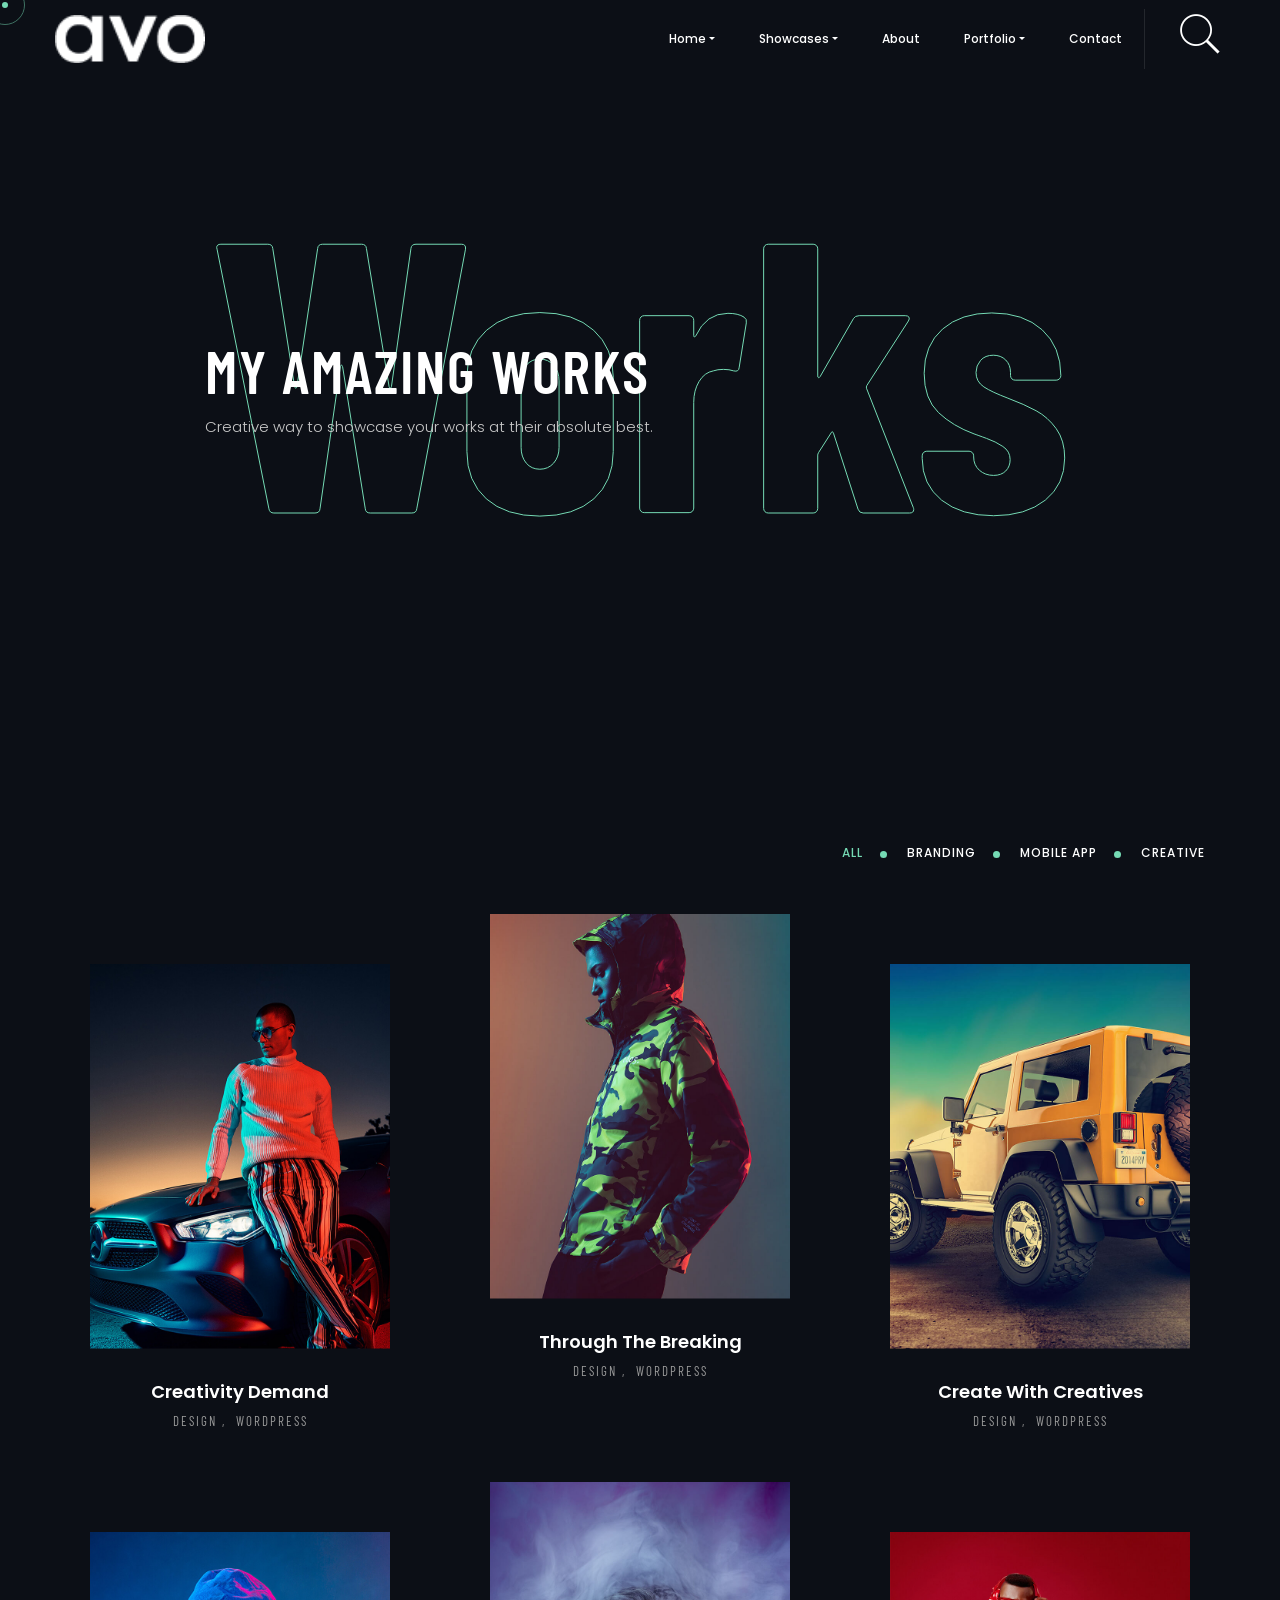
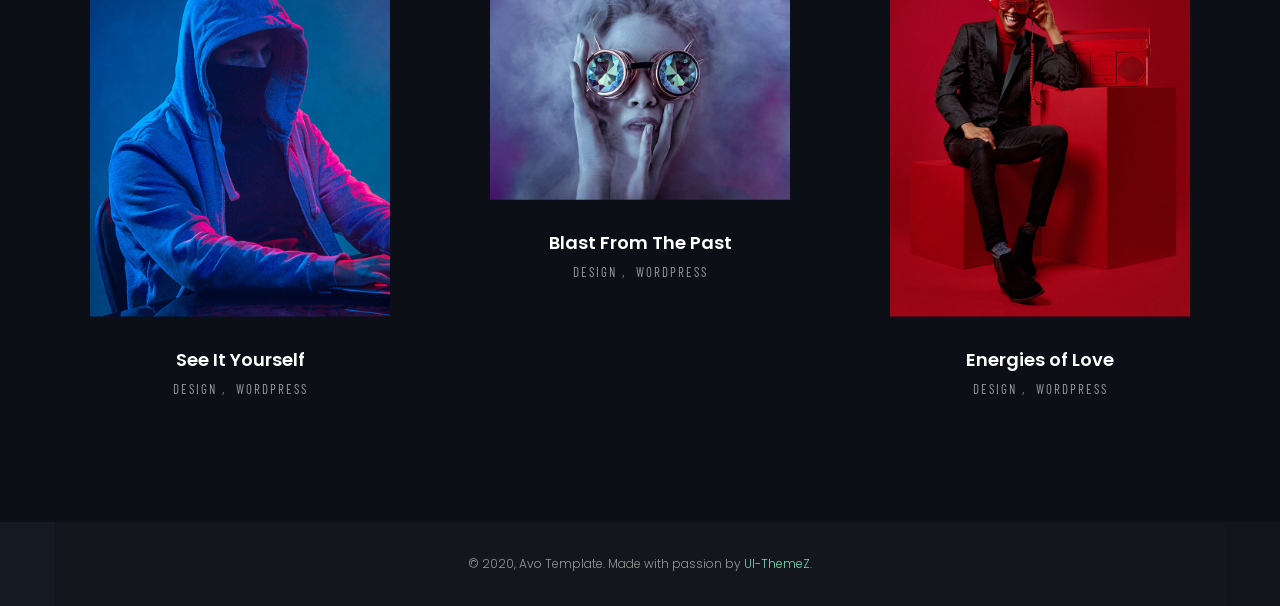
<file: works2.html>
<!DOCTYPE html>
<html lang="zxx">

<head>

    <!-- Metas -->
    <meta charset="utf-8">
    <meta http-equiv="X-UA-Compatible" content="IE=edge" />
    <meta name="viewport" content="width=device-width, initial-scale=1, maximum-scale=1" />
    <meta name="keywords" content="HTML5 Template Avo onepage themeforest" />
    <meta name="description" content="Avo - Onepage Multi-Purpose HTML5 Template" />
    <meta name="author" content="" />

    <!-- Title  -->
    <title>Avo</title>

    <!-- Favicon -->
    <link rel="shortcut icon" href="img/favicon.ico" />

    <!-- Google Fonts -->
    <link rel="preconnect" href="https://fonts.googleapis.com">
    <link rel="preconnect" href="https://fonts.gstatic.com" crossorigin>
    <link
        href="https://fonts.googleapis.com/css2?family=Barlow+Condensed:ital,wght@0,100;0,200;0,300;0,400;0,500;0,600;0,700;0,800;0,900;1,100;1,200;1,300;1,400;1,500;1,600;1,700;1,800;1,900&family=Barlow:ital,wght@0,100;0,200;0,300;0,400;0,500;0,600;0,700;0,800;0,900;1,100;1,200;1,300;1,400;1,500;1,600;1,700;1,800;1,900&family=Comfortaa:wght@300..700&family=Playfair+Display:ital,wght@0,400..900;1,400..900&family=Poppins:ital,wght@0,100;0,200;0,300;0,400;0,500;0,600;0,700;0,800;0,900;1,100;1,200;1,300;1,400;1,500;1,600;1,700;1,800;1,900&display=swap"
        rel="stylesheet">

    <!-- Plugins -->
    <link rel="stylesheet" href="css/plugins.css" />

    <!-- Core Style Css -->
    <link rel="stylesheet" href="css/dark.css" />

</head>

<body>


    <!-- ==================== Start Loading ==================== -->

    <div id="preloader">
    </div>

    <!-- ==================== End Loading ==================== -->



    <!-- ==================== Start progress-scroll-button ==================== -->

    <div class="progress-wrap cursor-pointer">
        <svg class="progress-circle svg-content" width="100%" height="100%" viewBox="-1 -1 102 102">
            <path d="M50,1 a49,49 0 0,1 0,98 a49,49 0 0,1 0,-98" />
        </svg>
    </div>

    <!-- ==================== End progress-scroll-button ==================== -->



    <!-- ==================== Start cursor ==================== -->

    <div class="mouse-cursor cursor-outer"></div>
    <div class="mouse-cursor cursor-inner"></div>

    <!-- ==================== End cursor ==================== -->



    <!-- ==================== Start Navbar ==================== -->

    <nav class="navbar navbar-expand-lg">
        <div class="container">

            <!-- Logo -->
            <a class="logo" href="#">
                <img src="img/logo-light.png" alt="logo">
            </a>

            <button class="navbar-toggler" type="button" data-toggle="collapse" data-target="#navbarSupportedContent"
                aria-controls="navbarSupportedContent" aria-expanded="false" aria-label="Toggle navigation">
                <span class="icon-bar"><i class="fas fa-bars"></i></span>
            </button>

            <!-- navbar links -->
            <div class="collapse navbar-collapse" id="navbarSupportedContent">
                <ul class="navbar-nav ml-auto">
                    <li class="nav-item dropdown">
                        <a class="nav-link dropdown-toggle" data-toggle="dropdown" href="#" role="button"
                            aria-haspopup="true" aria-expanded="false">Home</a>
                        <div class="dropdown-menu">
                            <a class="dropdown-item" href="index.html">Main Home</a>
                            <a class="dropdown-item" href="index2.html">Creative Studio</a>
                            <a class="dropdown-item" href="index3.html">Business Startup</a>
                            <a class="dropdown-item" href="index4.html">One Page</a>
                            <a class="dropdown-item" href="index5.html">Freelancer</a>
                        </div>
                    </li>
                    <li class="nav-item dropdown">
                        <a class="nav-link dropdown-toggle" data-toggle="dropdown" href="#" role="button"
                            aria-haspopup="true" aria-expanded="false">Showcases</a>
                        <div class="dropdown-menu">
                            <a class="dropdown-item" href="showcase.html">Full Screen</a>
                            <a class="dropdown-item" href="showcase2.html">Creative Carousel</a>
                            <a class="dropdown-item" href="showcase3.html">Radius Carousel</a>
                            <a class="dropdown-item" href="showcase4.html">Columns Carousel</a>
                        </div>
                    </li>
                    <li class="nav-item">
                        <a class="nav-link" href="about.html">About</a>
                    </li>
                    <li class="nav-item dropdown">
                        <a class="nav-link dropdown-toggle" data-toggle="dropdown" href="#" role="button"
                            aria-haspopup="true" aria-expanded="false">Portfolio</a>
                        <div class="dropdown-menu">
                            <a class="dropdown-item" href="works.html">Mouse Info</a>
                            <a class="dropdown-item" href="works2.html">Masonry 3 Columns</a>
                            <a class="dropdown-item" href="works3.html">Masonry 2 Columns</a>
                            <a class="dropdown-item" href="works4.html">Pinterest List</a>
                        </div>
                    </li>
                    <li class="nav-item">
                        <a class="nav-link" href="contact.html">Contact</a>
                    </li>
                </ul>
                <div class="search">
                    <span class="icon pe-7s-search cursor-pointer"></span>
                    <div class="search-form text-center custom-font">
                        <form>
                            <input type="text" name="search" placeholder="Search">
                        </form>
                        <span class="close pe-7s-close cursor-pointer"></span>
                    </div>
                </div>
            </div>
        </div>
    </nav>

    <!-- ==================== End Navbar ==================== -->



    <!-- ==================== Start header ==================== -->

    <header class="works-header fixed-slider hfixd valign">
        <div class="container">
            <div class="row justify-content-center">
                <div class="col-lg-9 col-md-11 static">
                    <div class="capt mt-50">
                        <div class="parlx">
                            <h2 class="custom-font">My amazing works</h2>
                            <p>Creative way to showcase your works at their absolute best.</p>
                        </div>

                        <div class="bactxt custom-font valign">
                            <span class="full-width">Works</span>
                        </div>
                    </div>
                </div>
            </div>
        </div>
    </header>

    <!-- ==================== End header ==================== -->



    <div class="main-content">

        <!-- ==================== Start works ==================== -->

        <section class="portfolio section-padding pb-70">
            <div class="container">
                <div class="row">

                    <!-- filter links -->
                    <div class="filtering text-right smplx col-12">
                        <div class="filter">
                            <span data-filter='*' class="active">All</span>
                            <span data-filter='.brand'>Branding</span>
                            <span data-filter='.web'>Mobile App</span>
                            <span data-filter='.graphic'>Creative</span>
                        </div>
                    </div>

                    <!-- gallery -->
                    <div class="gallery full-width">

                        <!-- gallery item -->
                        <div class="col-lg-4 col-md-6 items graphic lg-mr">
                            <div class="item-img wow fadeInUp" data-wow-delay=".4s">
                                <a href="project-details.html">
                                    <img src="img/portfolio/mas/01.jpg" alt="image">

                                </a>
                            </div>
                            <div class="cont">
                                <h6>Creativity Demand</h6>
                                <span><a href="#0">Design</a>, <a href="#0">WordPress</a></span>
                            </div>
                        </div>

                        <!-- gallery item -->
                        <div class="col-lg-4 col-md-6 items web">
                            <div class="item-img wow fadeInUp" data-wow-delay=".4s">
                                <a href="project-details.html">
                                    <img src="img/portfolio/mas/02.jpg" alt="image">

                                </a>
                            </div>
                            <div class="cont">
                                <h6>Through The Breaking</h6>
                                <span><a href="#0">Design</a>, <a href="#0">WordPress</a></span>
                            </div>
                        </div>

                        <!-- gallery item -->
                        <div class="col-lg-4 col-md-6 items brand lg-mr">
                            <div class="item-img wow fadeInUp" data-wow-delay=".4s">
                                <a href="project-details.html">
                                    <img src="img/portfolio/mas/03.jpg" alt="image">

                                </a>
                            </div>
                            <div class="cont">
                                <h6>Create With Creatives</h6>
                                <span><a href="#0">Design</a>, <a href="#0">WordPress</a></span>
                            </div>
                        </div>

                        <!-- gallery item -->
                        <div class="col-lg-4 col-md-6 items brand">
                            <div class="item-img wow fadeInUp" data-wow-delay=".4s">
                                <a href="project-details.html">
                                    <img src="img/portfolio/mas/06.jpg" alt="image">

                                </a>
                            </div>
                            <div class="cont">
                                <h6>Blast From The Past</h6>
                                <span><a href="#0">Design</a>, <a href="#0">WordPress</a></span>
                            </div>
                        </div>

                        <!-- gallery item -->
                        <div class="col-lg-4 col-md-6 items web">
                            <div class="item-img wow fadeInUp" data-wow-delay=".4s">
                                <a href="project-details.html">
                                    <img src="img/portfolio/mas/05.jpg" alt="image">

                                </a>
                            </div>
                            <div class="cont">
                                <h6>See It Yourself</h6>
                                <span><a href="#0">Design</a>, <a href="#0">WordPress</a></span>
                            </div>
                        </div>

                        <!-- gallery item -->
                        <div class="col-lg-4 col-md-6 items graphic">
                            <div class="item-img wow fadeInUp" data-wow-delay=".4s">
                                <a href="project-details.html">
                                    <img src="img/portfolio/mas/04.jpg" alt="image">

                                </a>
                            </div>
                            <div class="cont">
                                <h6>Energies of Love</h6>
                                <span><a href="#0">Design</a>, <a href="#0">WordPress</a></span>
                            </div>
                        </div>

                    </div>

                </div>
            </div>
        </section>

        <!-- ==================== End works ==================== -->

        <!-- ==================== Start Footer ==================== -->

        <footer class="footer-half sub-bg">
            <div class="container">
                <div class="copyrights text-center mt-0">
                    <p>© 2020, Avo Template. Made with passion by <a href="#0">UI-ThemeZ</a>.</p>
                </div>
            </div>
        </footer>

        <!-- ==================== End Footer ==================== -->

    </div>




    <!-- jQuery -->
    <script src="js/jquery-3.0.0.min.js"></script>
    <script src="js/jquery-migrate-3.0.0.min.js"></script>

    <!-- plugins -->
    <script src="js/plugins.js"></script>


    <!-- custom scripts -->
    <script src="js/scripts.js"></script>


</body>


<!-- Mirrored from ui-themez.smartinnovates.net/items/avo/avo-dark/works2.html by HTTrack Website Copier/3.x [XR&CO'2014], Mon, 03 Feb 2025 08:15:53 GMT -->

</html>
</file>
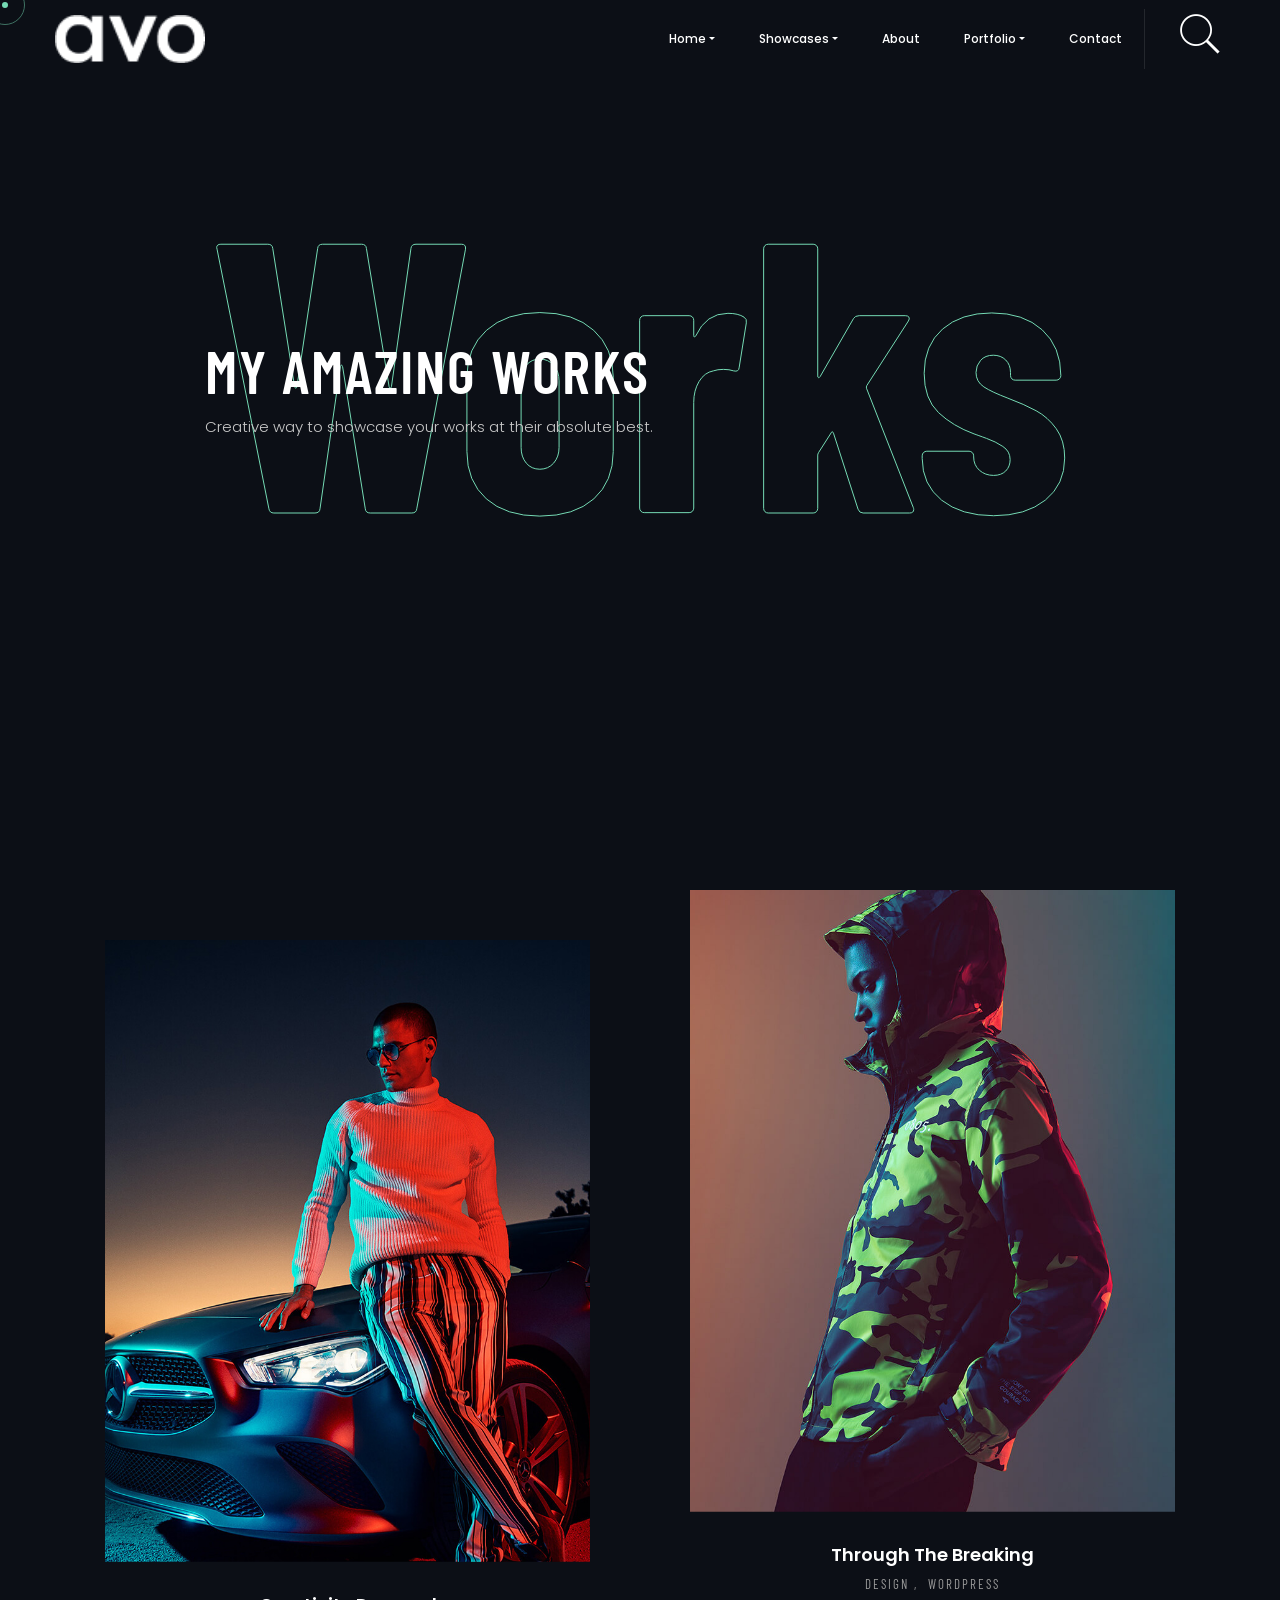
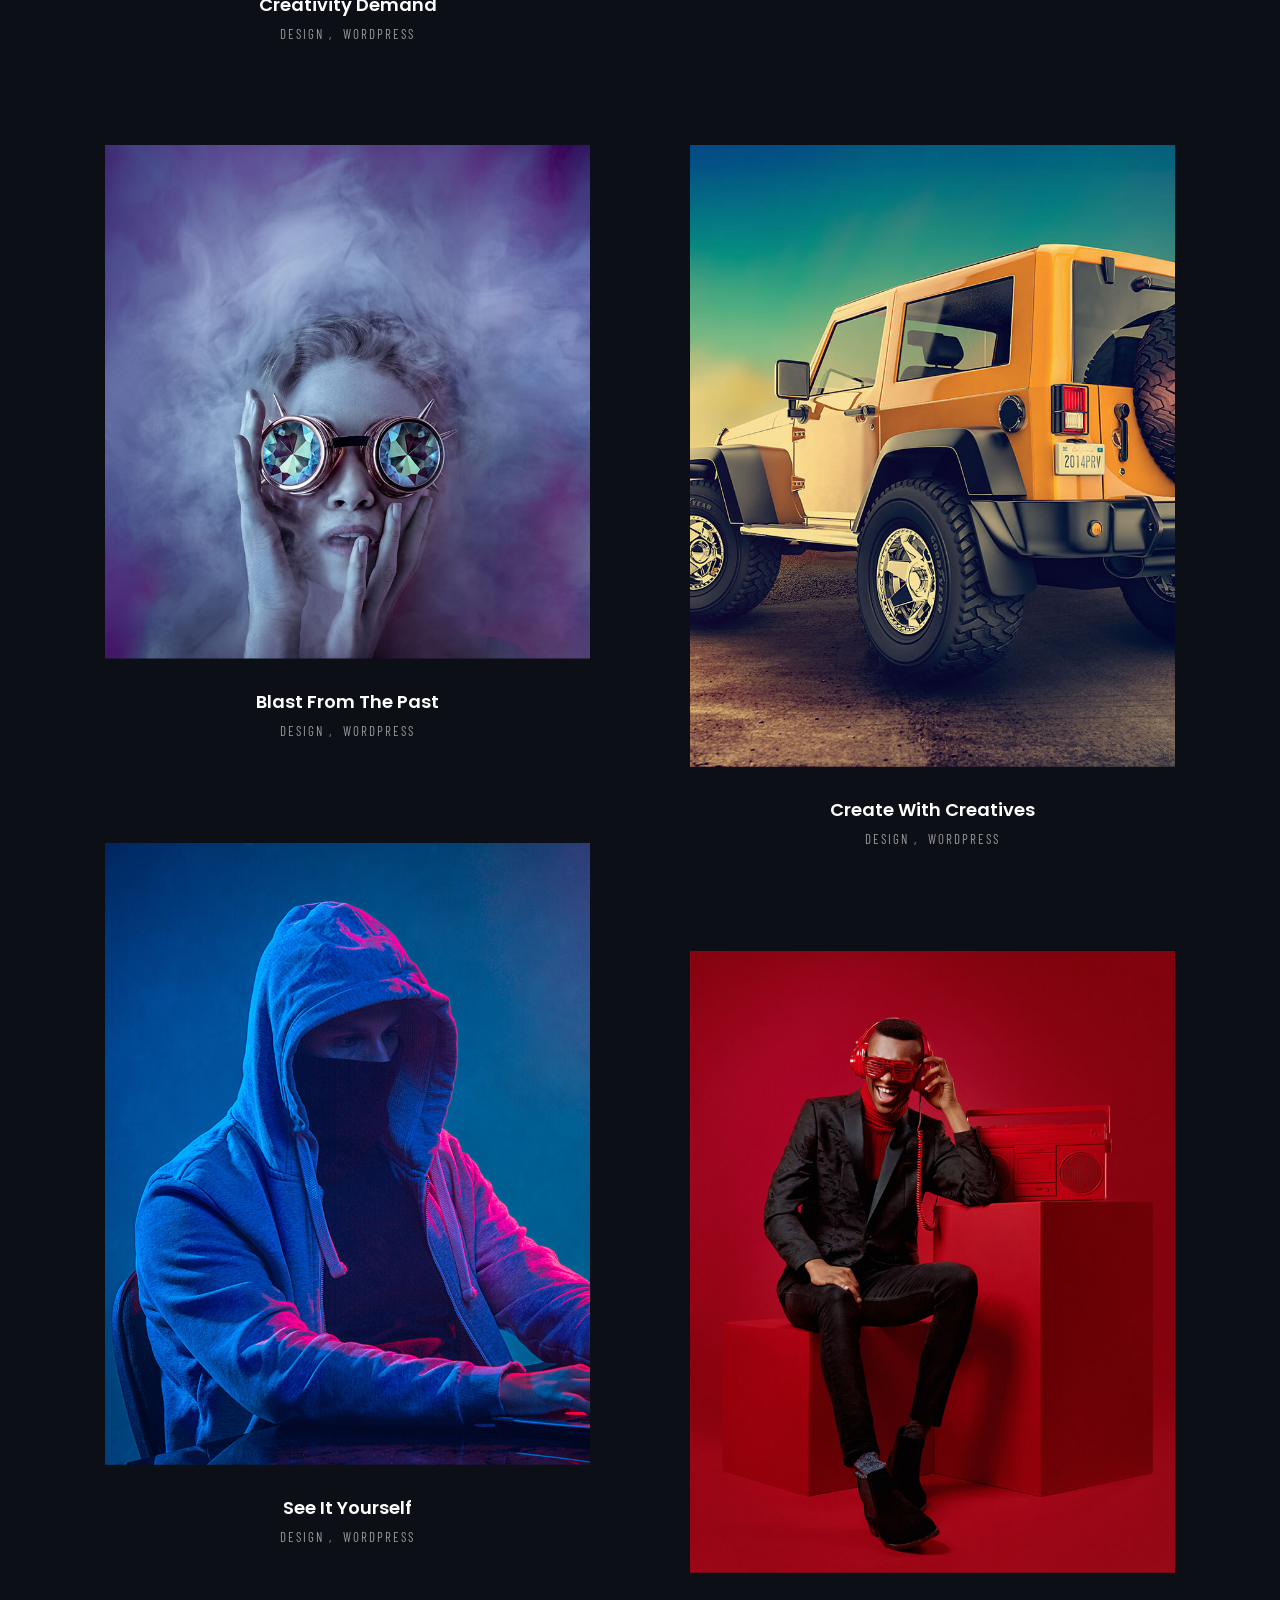
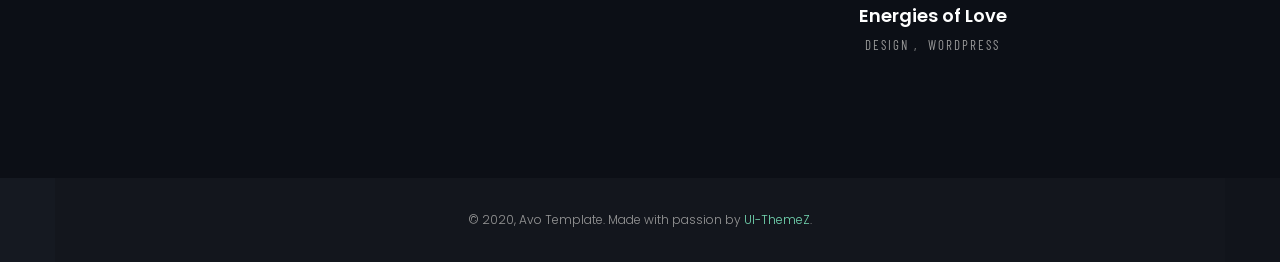
<file: works3.html>
<!DOCTYPE html>
<html lang="zxx">

<head>

    <!-- Metas -->
    <meta charset="utf-8">
    <meta http-equiv="X-UA-Compatible" content="IE=edge" />
    <meta name="viewport" content="width=device-width, initial-scale=1, maximum-scale=1" />
    <meta name="keywords" content="HTML5 Template Avo onepage themeforest" />
    <meta name="description" content="Avo - Onepage Multi-Purpose HTML5 Template" />
    <meta name="author" content="" />

    <!-- Title  -->
    <title>Avo</title>

    <!-- Favicon -->
    <link rel="shortcut icon" href="img/favicon.ico" />

    <!-- Google Fonts -->
    <link rel="preconnect" href="https://fonts.googleapis.com">
    <link rel="preconnect" href="https://fonts.gstatic.com" crossorigin>
    <link
        href="https://fonts.googleapis.com/css2?family=Barlow+Condensed:ital,wght@0,100;0,200;0,300;0,400;0,500;0,600;0,700;0,800;0,900;1,100;1,200;1,300;1,400;1,500;1,600;1,700;1,800;1,900&family=Barlow:ital,wght@0,100;0,200;0,300;0,400;0,500;0,600;0,700;0,800;0,900;1,100;1,200;1,300;1,400;1,500;1,600;1,700;1,800;1,900&family=Comfortaa:wght@300..700&family=Playfair+Display:ital,wght@0,400..900;1,400..900&family=Poppins:ital,wght@0,100;0,200;0,300;0,400;0,500;0,600;0,700;0,800;0,900;1,100;1,200;1,300;1,400;1,500;1,600;1,700;1,800;1,900&display=swap"
        rel="stylesheet">

    <!-- Plugins -->
    <link rel="stylesheet" href="css/plugins.css" />

    <!-- Core Style Css -->
    <link rel="stylesheet" href="css/dark.css" />

</head>

<body>


    <!-- ==================== Start Loading ==================== -->

    <div id="preloader">
    </div>

    <!-- ==================== End Loading ==================== -->



    <!-- ==================== Start progress-scroll-button ==================== -->

    <div class="progress-wrap cursor-pointer">
        <svg class="progress-circle svg-content" width="100%" height="100%" viewBox="-1 -1 102 102">
            <path d="M50,1 a49,49 0 0,1 0,98 a49,49 0 0,1 0,-98" />
        </svg>
    </div>

    <!-- ==================== End progress-scroll-button ==================== -->



    <!-- ==================== Start cursor ==================== -->

    <div class="mouse-cursor cursor-outer"></div>
    <div class="mouse-cursor cursor-inner"></div>

    <!-- ==================== End cursor ==================== -->



    <!-- ==================== Start Navbar ==================== -->

    <nav class="navbar navbar-expand-lg">
        <div class="container">

            <!-- Logo -->
            <a class="logo" href="#">
                <img src="img/logo-light.png" alt="logo">
            </a>

            <button class="navbar-toggler" type="button" data-toggle="collapse" data-target="#navbarSupportedContent"
                aria-controls="navbarSupportedContent" aria-expanded="false" aria-label="Toggle navigation">
                <span class="icon-bar"><i class="fas fa-bars"></i></span>
            </button>

            <!-- navbar links -->
            <div class="collapse navbar-collapse" id="navbarSupportedContent">
                <ul class="navbar-nav ml-auto">
                    <li class="nav-item dropdown">
                        <a class="nav-link dropdown-toggle" data-toggle="dropdown" href="#" role="button"
                            aria-haspopup="true" aria-expanded="false">Home</a>
                        <div class="dropdown-menu">
                            <a class="dropdown-item" href="index.html">Main Home</a>
                            <a class="dropdown-item" href="index2.html">Creative Studio</a>
                            <a class="dropdown-item" href="index3.html">Business Startup</a>
                            <a class="dropdown-item" href="index4.html">One Page</a>
                            <a class="dropdown-item" href="index5.html">Freelancer</a>
                        </div>
                    </li>
                    <li class="nav-item dropdown">
                        <a class="nav-link dropdown-toggle" data-toggle="dropdown" href="#" role="button"
                            aria-haspopup="true" aria-expanded="false">Showcases</a>
                        <div class="dropdown-menu">
                            <a class="dropdown-item" href="showcase.html">Full Screen</a>
                            <a class="dropdown-item" href="showcase2.html">Creative Carousel</a>
                            <a class="dropdown-item" href="showcase3.html">Radius Carousel</a>
                            <a class="dropdown-item" href="showcase4.html">Columns Carousel</a>
                        </div>
                    </li>
                    <li class="nav-item">
                        <a class="nav-link" href="about.html">About</a>
                    </li>
                    <li class="nav-item dropdown">
                        <a class="nav-link dropdown-toggle" data-toggle="dropdown" href="#" role="button"
                            aria-haspopup="true" aria-expanded="false">Portfolio</a>
                        <div class="dropdown-menu">
                            <a class="dropdown-item" href="works.html">Mouse Info</a>
                            <a class="dropdown-item" href="works2.html">Masonry 3 Columns</a>
                            <a class="dropdown-item" href="works3.html">Masonry 2 Columns</a>
                            <a class="dropdown-item" href="works4.html">Pinterest List</a>
                        </div>
                    </li>
                    <li class="nav-item">
                        <a class="nav-link" href="contact.html">Contact</a>
                    </li>
                </ul>
                <div class="search">
                    <span class="icon pe-7s-search cursor-pointer"></span>
                    <div class="search-form text-center custom-font">
                        <form>
                            <input type="text" name="search" placeholder="Search">
                        </form>
                        <span class="close pe-7s-close cursor-pointer"></span>
                    </div>
                </div>
            </div>
        </div>
    </nav>

    <!-- ==================== End Navbar ==================== -->



    <!-- ==================== Start header ==================== -->

    <header class="works-header fixed-slider hfixd valign">
        <div class="container">
            <div class="row justify-content-center">
                <div class="col-lg-9 col-md-11 static">
                    <div class="capt mt-50">
                        <div class="parlx">
                            <h2 class="custom-font">My amazing works</h2>
                            <p>Creative way to showcase your works at their absolute best.</p>
                        </div>

                        <div class="bactxt custom-font valign">
                            <span class="full-width">Works</span>
                        </div>
                    </div>
                </div>
            </div>
        </div>
    </header>

    <!-- ==================== End header ==================== -->



    <div class="main-content">

        <!-- ==================== Start works ==================== -->

        <section class="portfolio section-padding pb-70">
            <div class="container">

                <!-- gallery -->
                <div class="gallery full-width">

                    <!-- gallery item -->
                    <div class="col-md-6 items graphic lg-mr">
                        <div class="item-img wow fadeInUp" data-wow-delay=".4s">
                            <a href="project-details.html">
                                <img src="img/portfolio/mas/01.jpg" alt="image">

                            </a>
                        </div>
                        <div class="cont">
                            <h6>Creativity Demand</h6>
                            <span><a href="#0">Design</a>, <a href="#0">WordPress</a></span>
                        </div>
                    </div>

                    <!-- gallery item -->
                    <div class="col-md-6 items web">
                        <div class="item-img wow fadeInUp" data-wow-delay=".4s">
                            <a href="project-details.html">
                                <img src="img/portfolio/mas/02.jpg" alt="image">

                            </a>
                        </div>
                        <div class="cont">
                            <h6>Through The Breaking</h6>
                            <span><a href="#0">Design</a>, <a href="#0">WordPress</a></span>
                        </div>
                    </div>

                    <!-- gallery item -->
                    <div class="col-md-6 items brand lg-mr">
                        <div class="item-img wow fadeInUp" data-wow-delay=".4s">
                            <a href="project-details.html">
                                <img src="img/portfolio/mas/03.jpg" alt="image">

                            </a>
                        </div>
                        <div class="cont">
                            <h6>Create With Creatives</h6>
                            <span><a href="#0">Design</a>, <a href="#0">WordPress</a></span>
                        </div>
                    </div>

                    <!-- gallery item -->
                    <div class="col-md-6 items brand">
                        <div class="item-img wow fadeInUp" data-wow-delay=".4s">
                            <a href="project-details.html">
                                <img src="img/portfolio/mas/06.jpg" alt="image">

                            </a>
                        </div>
                        <div class="cont">
                            <h6>Blast From The Past</h6>
                            <span><a href="#0">Design</a>, <a href="#0">WordPress</a></span>
                        </div>
                    </div>

                    <!-- gallery item -->
                    <div class="col-md-6 items web">
                        <div class="item-img wow fadeInUp" data-wow-delay=".4s">
                            <a href="project-details.html">
                                <img src="img/portfolio/mas/05.jpg" alt="image">

                            </a>
                        </div>
                        <div class="cont">
                            <h6>See It Yourself</h6>
                            <span><a href="#0">Design</a>, <a href="#0">WordPress</a></span>
                        </div>
                    </div>

                    <!-- gallery item -->
                    <div class="col-md-6 items graphic">
                        <div class="item-img wow fadeInUp" data-wow-delay=".4s">
                            <a href="project-details.html">
                                <img src="img/portfolio/mas/04.jpg" alt="image">

                            </a>
                        </div>
                        <div class="cont">
                            <h6>Energies of Love</h6>
                            <span><a href="#0">Design</a>, <a href="#0">WordPress</a></span>
                        </div>
                    </div>

                </div>

            </div>
        </section>

        <!-- ==================== End works ==================== -->

        <!-- ==================== Start Footer ==================== -->

        <footer class="footer-half sub-bg">
            <div class="container">
                <div class="copyrights text-center mt-0">
                    <p>© 2020, Avo Template. Made with passion by <a href="#0">UI-ThemeZ</a>.</p>
                </div>
            </div>
        </footer>

        <!-- ==================== End Footer ==================== -->

    </div>




    <!-- jQuery -->
    <script src="js/jquery-3.0.0.min.js"></script>
    <script src="js/jquery-migrate-3.0.0.min.js"></script>

    <!-- plugins -->
    <script src="js/plugins.js"></script>


    <!-- custom scripts -->
    <script src="js/scripts.js"></script>


</body>


<!-- Mirrored from ui-themez.smartinnovates.net/items/avo/avo-dark/works3.html by HTTrack Website Copier/3.x [XR&CO'2014], Mon, 03 Feb 2025 08:15:53 GMT -->

</html>
</file>
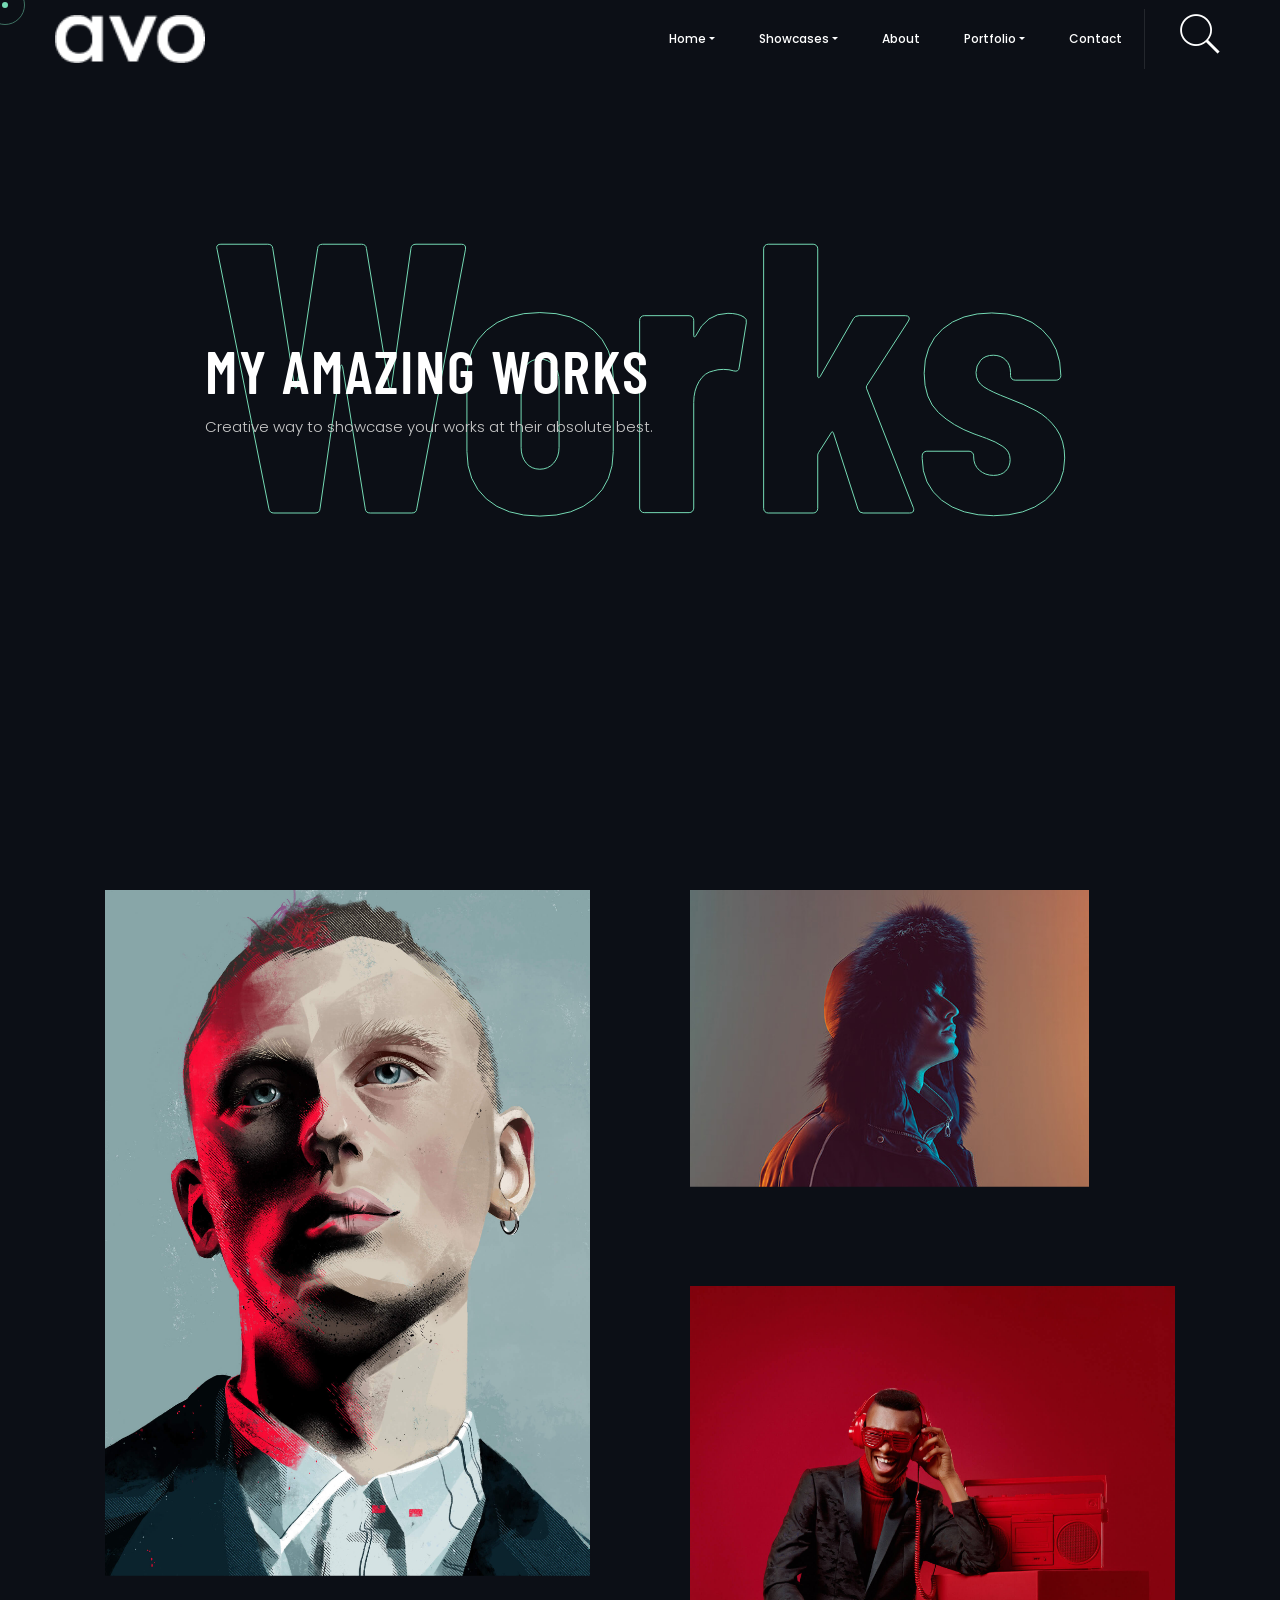
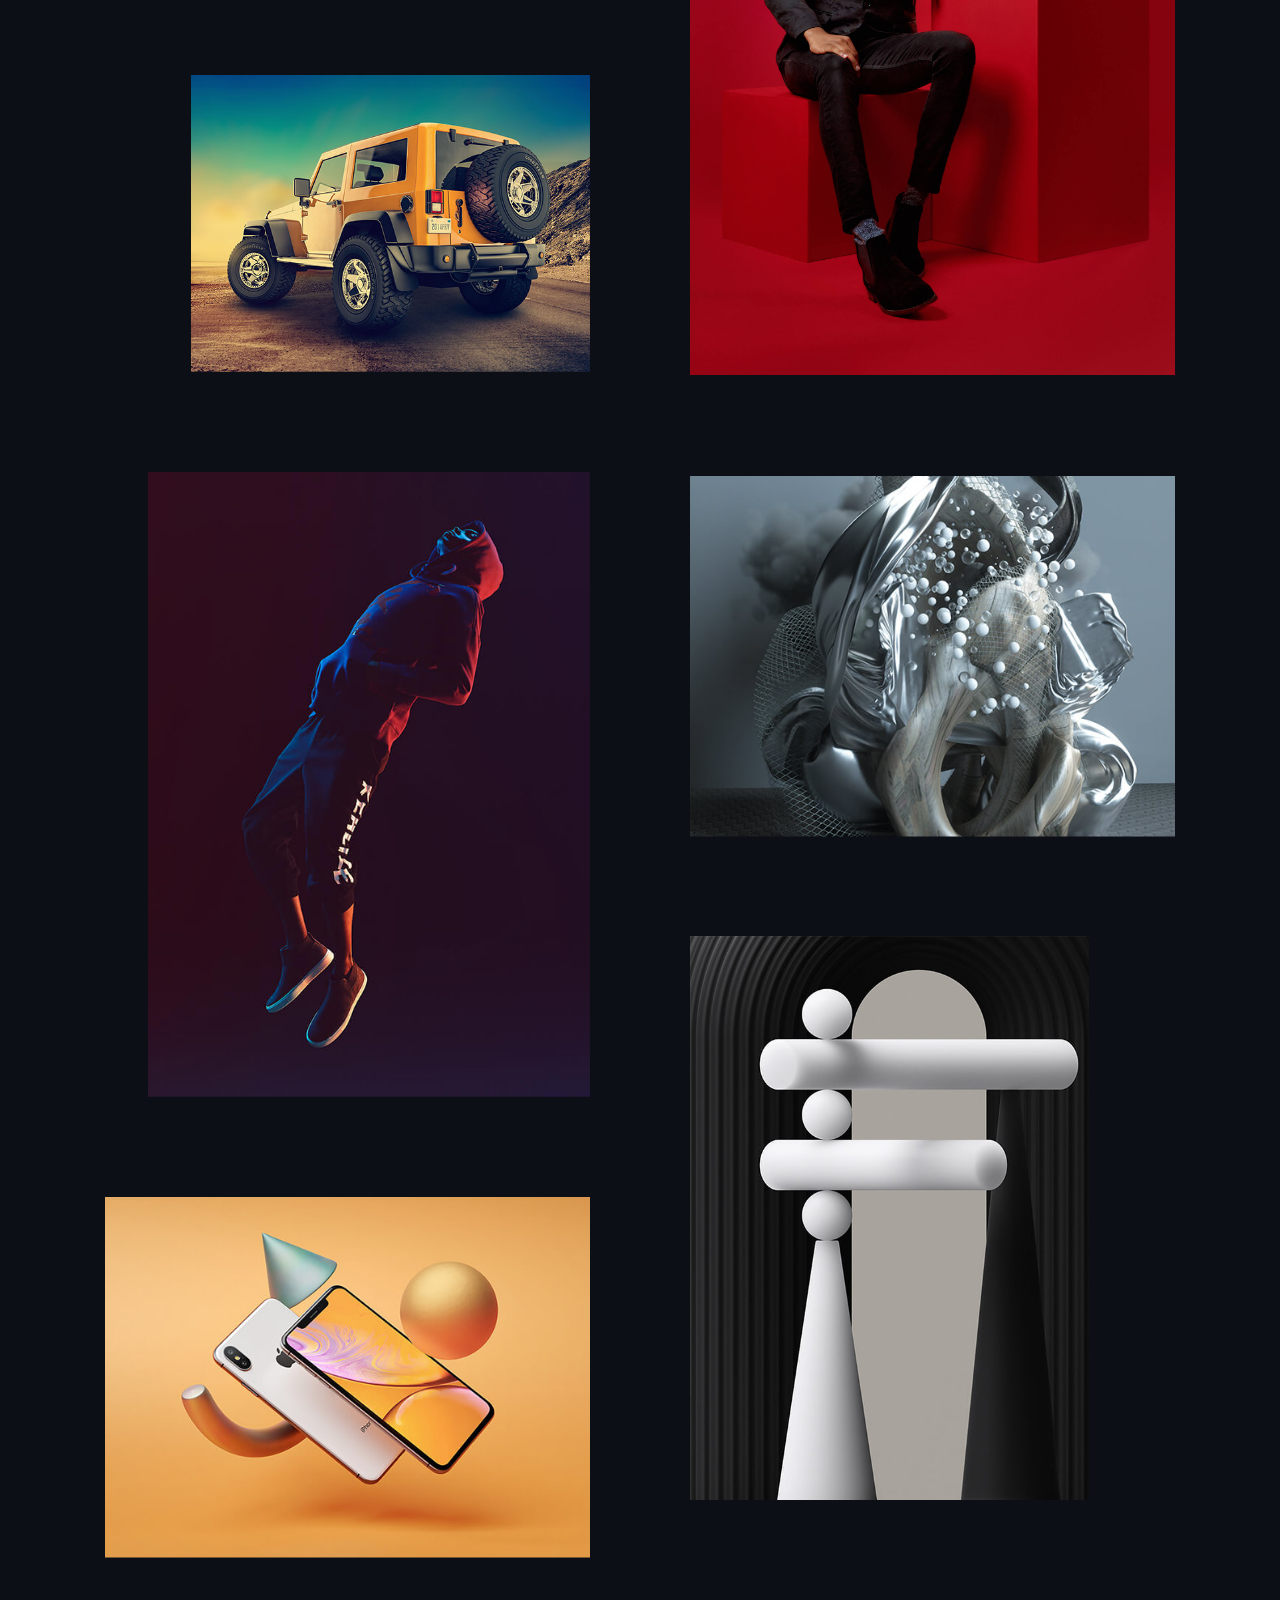
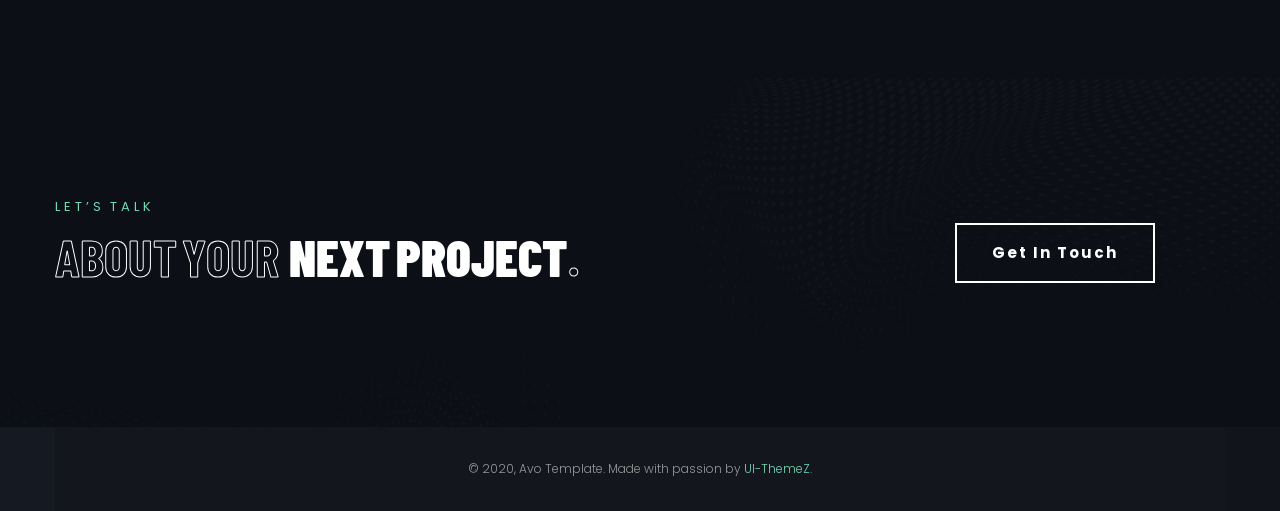
<file: works4.html>
<!DOCTYPE html>
<html lang="zxx">

<head>

    <!-- Metas -->
    <meta charset="utf-8">
    <meta http-equiv="X-UA-Compatible" content="IE=edge" />
    <meta name="viewport" content="width=device-width, initial-scale=1, maximum-scale=1" />
    <meta name="keywords" content="HTML5 Template Avo onepage themeforest" />
    <meta name="description" content="Avo - Onepage Multi-Purpose HTML5 Template" />
    <meta name="author" content="" />

    <!-- Title  -->
    <title>Avo</title>

    <!-- Favicon -->
    <link rel="shortcut icon" href="img/favicon.ico" />

    <!-- Google Fonts -->
    <link rel="preconnect" href="https://fonts.googleapis.com">
    <link rel="preconnect" href="https://fonts.gstatic.com" crossorigin>
    <link
        href="https://fonts.googleapis.com/css2?family=Barlow+Condensed:ital,wght@0,100;0,200;0,300;0,400;0,500;0,600;0,700;0,800;0,900;1,100;1,200;1,300;1,400;1,500;1,600;1,700;1,800;1,900&family=Barlow:ital,wght@0,100;0,200;0,300;0,400;0,500;0,600;0,700;0,800;0,900;1,100;1,200;1,300;1,400;1,500;1,600;1,700;1,800;1,900&family=Comfortaa:wght@300..700&family=Playfair+Display:ital,wght@0,400..900;1,400..900&family=Poppins:ital,wght@0,100;0,200;0,300;0,400;0,500;0,600;0,700;0,800;0,900;1,100;1,200;1,300;1,400;1,500;1,600;1,700;1,800;1,900&display=swap"
        rel="stylesheet">

    <!-- Plugins -->
    <link rel="stylesheet" href="css/plugins.css" />

    <!-- Core Style Css -->
    <link rel="stylesheet" href="css/dark.css" />

</head>

<body>


    <!-- ==================== Start Loading ==================== -->

    <div id="preloader">
    </div>

    <!-- ==================== End Loading ==================== -->



    <!-- ==================== Start progress-scroll-button ==================== -->

    <div class="progress-wrap cursor-pointer">
        <svg class="progress-circle svg-content" width="100%" height="100%" viewBox="-1 -1 102 102">
            <path d="M50,1 a49,49 0 0,1 0,98 a49,49 0 0,1 0,-98" />
        </svg>
    </div>

    <!-- ==================== End progress-scroll-button ==================== -->



    <!-- ==================== Start cursor ==================== -->

    <div class="mouse-cursor cursor-outer"></div>
    <div class="mouse-cursor cursor-inner"></div>

    <!-- ==================== End cursor ==================== -->



    <!-- ==================== Start Navbar ==================== -->

    <nav class="navbar navbar-expand-lg">
        <div class="container">

            <!-- Logo -->
            <a class="logo" href="#">
                <img src="img/logo-light.png" alt="logo">
            </a>

            <button class="navbar-toggler" type="button" data-toggle="collapse" data-target="#navbarSupportedContent"
                aria-controls="navbarSupportedContent" aria-expanded="false" aria-label="Toggle navigation">
                <span class="icon-bar"><i class="fas fa-bars"></i></span>
            </button>

            <!-- navbar links -->
            <div class="collapse navbar-collapse" id="navbarSupportedContent">
                <ul class="navbar-nav ml-auto">
                    <li class="nav-item dropdown">
                        <a class="nav-link dropdown-toggle" data-toggle="dropdown" href="#" role="button"
                            aria-haspopup="true" aria-expanded="false">Home</a>
                        <div class="dropdown-menu">
                            <a class="dropdown-item" href="index.html">Main Home</a>
                            <a class="dropdown-item" href="index2.html">Creative Studio</a>
                            <a class="dropdown-item" href="index3.html">Business Startup</a>
                            <a class="dropdown-item" href="index4.html">One Page</a>
                            <a class="dropdown-item" href="index5.html">Freelancer</a>
                        </div>
                    </li>
                    <li class="nav-item dropdown">
                        <a class="nav-link dropdown-toggle" data-toggle="dropdown" href="#" role="button"
                            aria-haspopup="true" aria-expanded="false">Showcases</a>
                        <div class="dropdown-menu">
                            <a class="dropdown-item" href="showcase.html">Full Screen</a>
                            <a class="dropdown-item" href="showcase2.html">Creative Carousel</a>
                            <a class="dropdown-item" href="showcase3.html">Radius Carousel</a>
                            <a class="dropdown-item" href="showcase4.html">Columns Carousel</a>
                        </div>
                    </li>
                    <li class="nav-item">
                        <a class="nav-link" href="about.html">About</a>
                    </li>
                    <li class="nav-item dropdown">
                        <a class="nav-link dropdown-toggle" data-toggle="dropdown" href="#" role="button"
                            aria-haspopup="true" aria-expanded="false">Portfolio</a>
                        <div class="dropdown-menu">
                            <a class="dropdown-item" href="works.html">Mouse Info</a>
                            <a class="dropdown-item" href="works2.html">Masonry 3 Columns</a>
                            <a class="dropdown-item" href="works3.html">Masonry 2 Columns</a>
                            <a class="dropdown-item" href="works4.html">Pinterest List</a>
                        </div>
                    </li>
                    <li class="nav-item">
                        <a class="nav-link" href="contact.html">Contact</a>
                    </li>
                </ul>
                <div class="search">
                    <span class="icon pe-7s-search cursor-pointer"></span>
                    <div class="search-form text-center custom-font">
                        <form>
                            <input type="text" name="search" placeholder="Search">
                        </form>
                        <span class="close pe-7s-close cursor-pointer"></span>
                    </div>
                </div>
            </div>
        </div>
    </nav>

    <!-- ==================== End Navbar ==================== -->



    <!-- ==================== Start header ==================== -->

    <header class="works-header fixed-slider hfixd valign">
        <div class="container">
            <div class="row justify-content-center">
                <div class="col-lg-9 col-md-11 static">
                    <div class="capt mt-50">
                        <div class="parlx">
                            <h2 class="custom-font">My amazing works</h2>
                            <p>Creative way to showcase your works at their absolute best.</p>
                        </div>

                        <div class="bactxt custom-font valign">
                            <span class="full-width">Works</span>
                        </div>
                    </div>
                </div>
            </div>
        </div>
    </header>

    <!-- ==================== End header ==================== -->



    <div class="main-content">

        <!-- ==================== Start works ==================== -->

        <section class="portfolio section-padding pb-70">
            <div class="container">

                <!-- gallery -->
                <div class="gallery full-width">

                    <!-- gallery item -->
                    <div class="col-md-6 items graphic">
                        <div class="item-img wow fadeInUp" data-wow-delay=".4s">
                            <a href="project-details.html">
                                <img src="img/portfolio/works/1.jpg" alt="image">
                            </a>
                            <div class="cont">
                                <h6>Creativity Demand</h6>
                                <span><a href="#0">Design</a>, <a href="#0">WordPress</a></span>
                            </div>
                        </div>
                    </div>

                    <!-- gallery item -->
                    <div class="col-md-6 items web">
                        <div class="row">
                            <div class="col-lg-10">
                                <div class="item-img wow fadeInUp" data-wow-delay=".4s">
                                    <a href="project-details.html">
                                        <img src="img/portfolio/works/2.jpg" alt="image">
                                    </a>
                                    <div class="cont">
                                        <h6>Through The Breaking</h6>
                                        <span><a href="#0">Design</a>, <a href="#0">WordPress</a></span>
                                    </div>
                                </div>
                            </div>
                        </div>
                    </div>

                    <!-- gallery item -->
                    <div class="col-md-6 items brand">
                        <div class="item-img wow fadeInUp" data-wow-delay=".4s">
                            <a href="project-details.html">
                                <img src="img/portfolio/works/3.jpg" alt="image">
                            </a>
                            <div class="cont">
                                <h6>Create With Creatives</h6>
                                <span><a href="#0">Design</a>, <a href="#0">WordPress</a></span>
                            </div>
                        </div>
                    </div>

                    <!-- gallery item -->
                    <div class="col-md-6 items brand">
                        <div class="row">
                            <div class="col-lg-10 offset-lg-2">
                                <div class="item-img wow fadeInUp" data-wow-delay=".4s">
                                    <a href="project-details.html">
                                        <img src="img/portfolio/works/6.jpg" alt="image">
                                    </a>
                                    <div class="cont">
                                        <h6>Blast From The Past</h6>
                                        <span><a href="#0">Design</a>, <a href="#0">WordPress</a></span>
                                    </div>
                                </div>
                            </div>
                        </div>
                    </div>

                    <!-- gallery item -->
                    <div class="col-md-6 items web">
                        <div class="row">
                            <div class="col-lg-11 offset-lg-1">
                                <div class="item-img wow fadeInUp" data-wow-delay=".4s">
                                    <a href="project-details.html">
                                        <img src="img/portfolio/works/5.jpg" alt="image">
                                    </a>
                                    <div class="cont">
                                        <h6>See It Yourself</h6>
                                        <span><a href="#0">Design</a>, <a href="#0">WordPress</a></span>
                                    </div>
                                </div>
                            </div>
                        </div>
                    </div>

                    <!-- gallery item -->
                    <div class="col-md-6 items graphic">
                        <div class="item-img wow fadeInUp" data-wow-delay=".4s">
                            <a href="project-details.html">
                                <img src="img/portfolio/works/4.jpg" alt="image">
                            </a>
                            <div class="cont">
                                <h6>Energies of Love</h6>
                                <span><a href="#0">Design</a>, <a href="#0">WordPress</a></span>
                            </div>
                        </div>
                    </div>

                    <!-- gallery item -->
                    <div class="col-md-6 items brand">
                        <div class="row">
                            <div class="col-lg-10">
                                <div class="item-img wow fadeInUp" data-wow-delay=".4s">
                                    <a href="project-details.html">
                                        <img src="img/portfolio/works/7.jpg" alt="image">
                                    </a>
                                    <div class="cont">
                                        <h6>Blast From The Past</h6>
                                        <span><a href="#0">Design</a>, <a href="#0">WordPress</a></span>
                                    </div>
                                </div>
                            </div>
                        </div>
                    </div>

                    <!-- gallery item -->
                    <div class="col-md-6 items web">
                        <div class="item-img wow fadeInUp" data-wow-delay=".4s">
                            <a href="project-details.html">
                                <img src="img/portfolio/works/8.jpg" alt="image">
                            </a>
                            <div class="cont">
                                <h6>See It Yourself</h6>
                                <span><a href="#0">Design</a>, <a href="#0">WordPress</a></span>
                            </div>
                        </div>
                    </div>

                </div>
            </div>
        </section>

        <!-- ==================== End works ==================== -->



        <!-- ==================== Start call-to-action ==================== -->

        <section class="call-action section-padding bg-img" data-background="img/pattern.png">
            <div class="container">
                <div class="row">
                    <div class="col-md-8 col-lg-9">
                        <div class="content sm-mb30">
                            <h6 class="wow" data-splitting>Let’s Talk</h6>
                            <h2 class="wow custom-font" data-splitting>about your <b>next project</b>.</h2>
                        </div>
                    </div>

                    <div class="col-md-4 col-lg-3 valign">
                        <a href="contact.html" class="btn-curve btn-lit"><span>Get In Touch</span></a>
                    </div>

                </div>
            </div>
        </section>

        <!-- ==================== End call-to-action ==================== -->



        <!-- ==================== Start Footer ==================== -->

        <footer class="footer-half sub-bg">
            <div class="container">
                <div class="copyrights text-center mt-0">
                    <p>© 2020, Avo Template. Made with passion by <a href="#0">UI-ThemeZ</a>.</p>
                </div>
            </div>
        </footer>

        <!-- ==================== End Footer ==================== -->

    </div>




    <!-- jQuery -->
    <script src="js/jquery-3.0.0.min.js"></script>
    <script src="js/jquery-migrate-3.0.0.min.js"></script>

    <!-- plugins -->
    <script src="js/plugins.js"></script>


    <!-- custom scripts -->
    <script src="js/scripts.js"></script>


</body>


<!-- Mirrored from ui-themez.smartinnovates.net/items/avo/avo-dark/works4.html by HTTrack Website Copier/3.x [XR&CO'2014], Mon, 03 Feb 2025 08:15:53 GMT -->

</html>
</file>
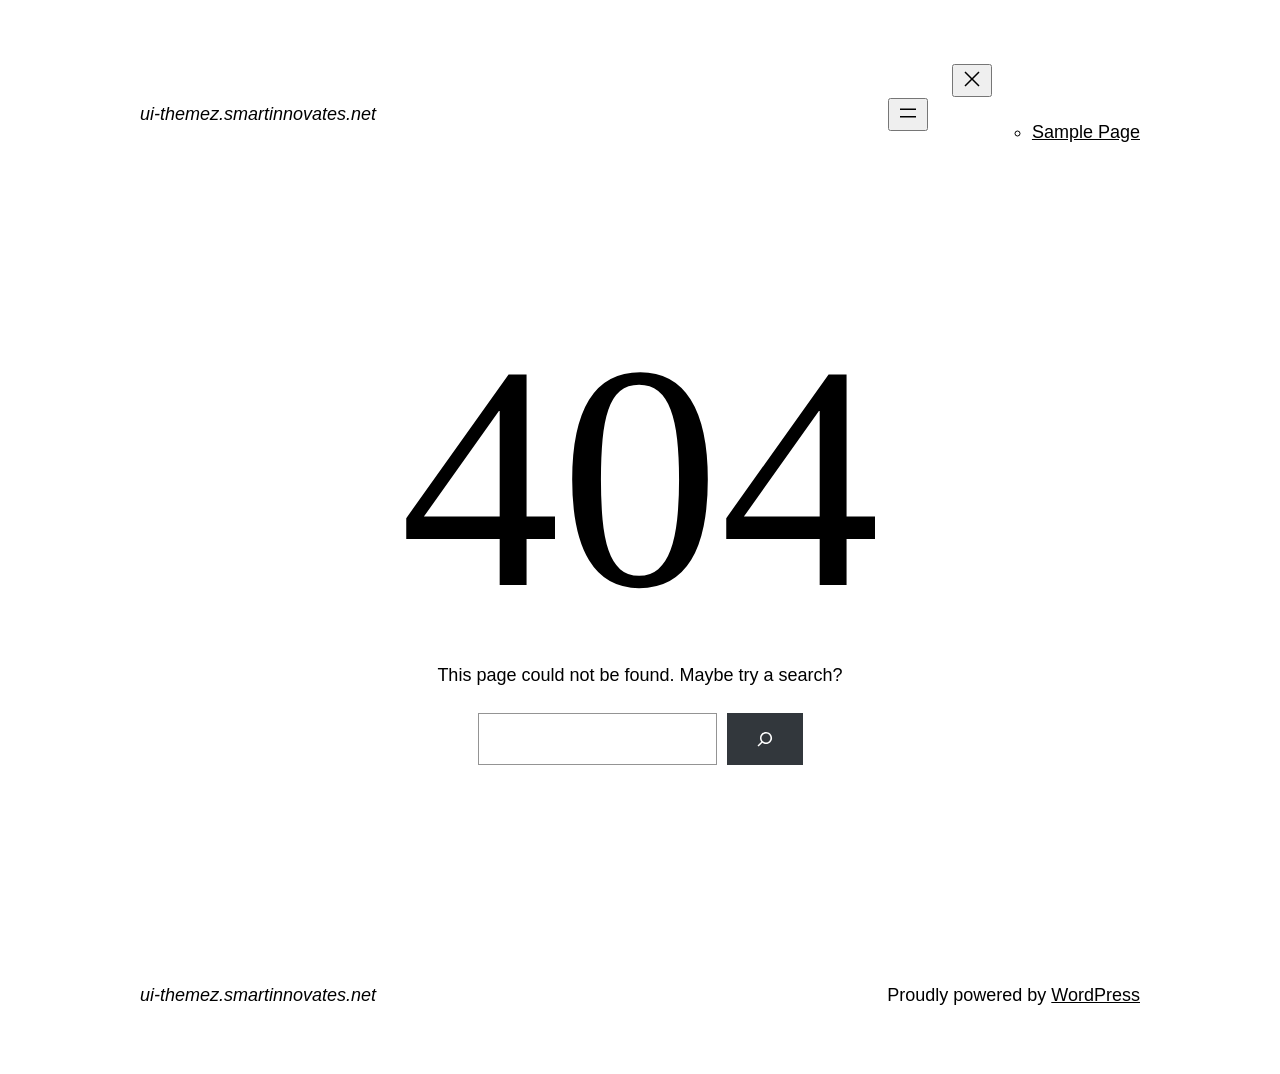
<file: css/tooltipster.bundle.min.html>
<!DOCTYPE html>
<html lang="en-US">
<head>
	<meta charset="UTF-8" />
	<meta name="viewport" content="width=device-width, initial-scale=1" />
<meta name='robots' content='max-image-preview:large' />
	<style>img:is([sizes="auto" i], [sizes^="auto," i]) { contain-intrinsic-size: 3000px 1500px }</style>
	<title>Page not found &#8211; ui-themez.smartinnovates.net</title>
<link rel="alternate" type="application/rss+xml" title="ui-themez.smartinnovates.net &raquo; Feed" href="https://ui-themez.smartinnovates.net/index.php/feed/" />
<link rel="alternate" type="application/rss+xml" title="ui-themez.smartinnovates.net &raquo; Comments Feed" href="https://ui-themez.smartinnovates.net/index.php/comments/feed/" />
<script>
window._wpemojiSettings = {"baseUrl":"https:\/\/s.w.org\/images\/core\/emoji\/15.0.3\/72x72\/","ext":".png","svgUrl":"https:\/\/s.w.org\/images\/core\/emoji\/15.0.3\/svg\/","svgExt":".svg","source":{"concatemoji":"https:\/\/ui-themez.smartinnovates.net\/wp-includes\/js\/wp-emoji-release.min.js?ver=6.7.1"}};
/*! This file is auto-generated */
!function(i,n){var o,s,e;function c(e){try{var t={supportTests:e,timestamp:(new Date).valueOf()};sessionStorage.setItem(o,JSON.stringify(t))}catch(e){}}function p(e,t,n){e.clearRect(0,0,e.canvas.width,e.canvas.height),e.fillText(t,0,0);var t=new Uint32Array(e.getImageData(0,0,e.canvas.width,e.canvas.height).data),r=(e.clearRect(0,0,e.canvas.width,e.canvas.height),e.fillText(n,0,0),new Uint32Array(e.getImageData(0,0,e.canvas.width,e.canvas.height).data));return t.every(function(e,t){return e===r[t]})}function u(e,t,n){switch(t){case"flag":return n(e,"\ud83c\udff3\ufe0f\u200d\u26a7\ufe0f","\ud83c\udff3\ufe0f\u200b\u26a7\ufe0f")?!1:!n(e,"\ud83c\uddfa\ud83c\uddf3","\ud83c\uddfa\u200b\ud83c\uddf3")&&!n(e,"\ud83c\udff4\udb40\udc67\udb40\udc62\udb40\udc65\udb40\udc6e\udb40\udc67\udb40\udc7f","\ud83c\udff4\u200b\udb40\udc67\u200b\udb40\udc62\u200b\udb40\udc65\u200b\udb40\udc6e\u200b\udb40\udc67\u200b\udb40\udc7f");case"emoji":return!n(e,"\ud83d\udc26\u200d\u2b1b","\ud83d\udc26\u200b\u2b1b")}return!1}function f(e,t,n){var r="undefined"!=typeof WorkerGlobalScope&&self instanceof WorkerGlobalScope?new OffscreenCanvas(300,150):i.createElement("canvas"),a=r.getContext("2d",{willReadFrequently:!0}),o=(a.textBaseline="top",a.font="600 32px Arial",{});return e.forEach(function(e){o[e]=t(a,e,n)}),o}function t(e){var t=i.createElement("script");t.src=e,t.defer=!0,i.head.appendChild(t)}"undefined"!=typeof Promise&&(o="wpEmojiSettingsSupports",s=["flag","emoji"],n.supports={everything:!0,everythingExceptFlag:!0},e=new Promise(function(e){i.addEventListener("DOMContentLoaded",e,{once:!0})}),new Promise(function(t){var n=function(){try{var e=JSON.parse(sessionStorage.getItem(o));if("object"==typeof e&&"number"==typeof e.timestamp&&(new Date).valueOf()<e.timestamp+604800&&"object"==typeof e.supportTests)return e.supportTests}catch(e){}return null}();if(!n){if("undefined"!=typeof Worker&&"undefined"!=typeof OffscreenCanvas&&"undefined"!=typeof URL&&URL.createObjectURL&&"undefined"!=typeof Blob)try{var e="postMessage("+f.toString()+"("+[JSON.stringify(s),u.toString(),p.toString()].join(",")+"));",r=new Blob([e],{type:"text/javascript"}),a=new Worker(URL.createObjectURL(r),{name:"wpTestEmojiSupports"});return void(a.onmessage=function(e){c(n=e.data),a.terminate(),t(n)})}catch(e){}c(n=f(s,u,p))}t(n)}).then(function(e){for(var t in e)n.supports[t]=e[t],n.supports.everything=n.supports.everything&&n.supports[t],"flag"!==t&&(n.supports.everythingExceptFlag=n.supports.everythingExceptFlag&&n.supports[t]);n.supports.everythingExceptFlag=n.supports.everythingExceptFlag&&!n.supports.flag,n.DOMReady=!1,n.readyCallback=function(){n.DOMReady=!0}}).then(function(){return e}).then(function(){var e;n.supports.everything||(n.readyCallback(),(e=n.source||{}).concatemoji?t(e.concatemoji):e.wpemoji&&e.twemoji&&(t(e.twemoji),t(e.wpemoji)))}))}((window,document),window._wpemojiSettings);
</script>
<style id='wp-block-site-logo-inline-css'>
.wp-block-site-logo{box-sizing:border-box;line-height:0}.wp-block-site-logo a{display:inline-block;line-height:0}.wp-block-site-logo.is-default-size img{height:auto;width:120px}.wp-block-site-logo img{height:auto;max-width:100%}.wp-block-site-logo a,.wp-block-site-logo img{border-radius:inherit}.wp-block-site-logo.aligncenter{margin-left:auto;margin-right:auto;text-align:center}:root :where(.wp-block-site-logo.is-style-rounded){border-radius:9999px}
</style>
<style id='wp-block-site-title-inline-css'>
.wp-block-site-title{box-sizing:border-box}.wp-block-site-title :where(a){color:inherit;font-family:inherit;font-size:inherit;font-style:inherit;font-weight:inherit;letter-spacing:inherit;line-height:inherit;text-decoration:inherit}
</style>
<style id='wp-block-group-inline-css'>
.wp-block-group{box-sizing:border-box}:where(.wp-block-group.wp-block-group-is-layout-constrained){position:relative}
</style>
<style id='wp-block-group-theme-inline-css'>
:where(.wp-block-group.has-background){padding:1.25em 2.375em}
</style>
<style id='wp-block-page-list-inline-css'>
.wp-block-navigation .wp-block-page-list{align-items:var(--navigation-layout-align,initial);background-color:inherit;display:flex;flex-direction:var(--navigation-layout-direction,initial);flex-wrap:var(--navigation-layout-wrap,wrap);justify-content:var(--navigation-layout-justify,initial)}.wp-block-navigation .wp-block-navigation-item{background-color:inherit}
</style>
<link rel='stylesheet' id='wp-block-navigation-css' href='https://ui-themez.smartinnovates.net/wp-includes/blocks/navigation/style.min.css?ver=6.7.1' media='all' />
<style id='wp-block-template-part-theme-inline-css'>
:root :where(.wp-block-template-part.has-background){margin-bottom:0;margin-top:0;padding:1.25em 2.375em}
</style>
<style id='wp-block-heading-inline-css'>
h1.has-background,h2.has-background,h3.has-background,h4.has-background,h5.has-background,h6.has-background{padding:1.25em 2.375em}h1.has-text-align-left[style*=writing-mode]:where([style*=vertical-lr]),h1.has-text-align-right[style*=writing-mode]:where([style*=vertical-rl]),h2.has-text-align-left[style*=writing-mode]:where([style*=vertical-lr]),h2.has-text-align-right[style*=writing-mode]:where([style*=vertical-rl]),h3.has-text-align-left[style*=writing-mode]:where([style*=vertical-lr]),h3.has-text-align-right[style*=writing-mode]:where([style*=vertical-rl]),h4.has-text-align-left[style*=writing-mode]:where([style*=vertical-lr]),h4.has-text-align-right[style*=writing-mode]:where([style*=vertical-rl]),h5.has-text-align-left[style*=writing-mode]:where([style*=vertical-lr]),h5.has-text-align-right[style*=writing-mode]:where([style*=vertical-rl]),h6.has-text-align-left[style*=writing-mode]:where([style*=vertical-lr]),h6.has-text-align-right[style*=writing-mode]:where([style*=vertical-rl]){rotate:180deg}
</style>
<style id='wp-block-paragraph-inline-css'>
.is-small-text{font-size:.875em}.is-regular-text{font-size:1em}.is-large-text{font-size:2.25em}.is-larger-text{font-size:3em}.has-drop-cap:not(:focus):first-letter{float:left;font-size:8.4em;font-style:normal;font-weight:100;line-height:.68;margin:.05em .1em 0 0;text-transform:uppercase}body.rtl .has-drop-cap:not(:focus):first-letter{float:none;margin-left:.1em}p.has-drop-cap.has-background{overflow:hidden}:root :where(p.has-background){padding:1.25em 2.375em}:where(p.has-text-color:not(.has-link-color)) a{color:inherit}p.has-text-align-left[style*="writing-mode:vertical-lr"],p.has-text-align-right[style*="writing-mode:vertical-rl"]{rotate:180deg}
</style>
<style id='wp-block-search-inline-css'>
.wp-block-search__button{margin-left:10px;word-break:normal}.wp-block-search__button.has-icon{line-height:0}.wp-block-search__button svg{height:1.25em;min-height:24px;min-width:24px;width:1.25em;fill:currentColor;vertical-align:text-bottom}:where(.wp-block-search__button){border:1px solid #ccc;padding:6px 10px}.wp-block-search__inside-wrapper{display:flex;flex:auto;flex-wrap:nowrap;max-width:100%}.wp-block-search__label{width:100%}.wp-block-search__input{appearance:none;border:1px solid #949494;flex-grow:1;margin-left:0;margin-right:0;min-width:3rem;padding:8px;text-decoration:unset!important}.wp-block-search.wp-block-search__button-only .wp-block-search__button{flex-shrink:0;margin-left:0;max-width:100%}.wp-block-search.wp-block-search__button-only .wp-block-search__button[aria-expanded=true]{max-width:calc(100% - 100px)}.wp-block-search.wp-block-search__button-only .wp-block-search__inside-wrapper{min-width:0!important;transition-property:width}.wp-block-search.wp-block-search__button-only .wp-block-search__input{flex-basis:100%;transition-duration:.3s}.wp-block-search.wp-block-search__button-only.wp-block-search__searchfield-hidden,.wp-block-search.wp-block-search__button-only.wp-block-search__searchfield-hidden .wp-block-search__inside-wrapper{overflow:hidden}.wp-block-search.wp-block-search__button-only.wp-block-search__searchfield-hidden .wp-block-search__input{border-left-width:0!important;border-right-width:0!important;flex-basis:0;flex-grow:0;margin:0;min-width:0!important;padding-left:0!important;padding-right:0!important;width:0!important}:where(.wp-block-search__input){font-family:inherit;font-size:inherit;font-style:inherit;font-weight:inherit;letter-spacing:inherit;line-height:inherit;text-transform:inherit}:where(.wp-block-search__button-inside .wp-block-search__inside-wrapper){border:1px solid #949494;box-sizing:border-box;padding:4px}:where(.wp-block-search__button-inside .wp-block-search__inside-wrapper) .wp-block-search__input{border:none;border-radius:0;padding:0 4px}:where(.wp-block-search__button-inside .wp-block-search__inside-wrapper) .wp-block-search__input:focus{outline:none}:where(.wp-block-search__button-inside .wp-block-search__inside-wrapper) :where(.wp-block-search__button){padding:4px 8px}.wp-block-search.aligncenter .wp-block-search__inside-wrapper{margin:auto}.wp-block[data-align=right] .wp-block-search.wp-block-search__button-only .wp-block-search__inside-wrapper{float:right}
</style>
<style id='wp-block-search-theme-inline-css'>
.wp-block-search .wp-block-search__label{font-weight:700}.wp-block-search__button{border:1px solid #ccc;padding:.375em .625em}
</style>
<style id='wp-emoji-styles-inline-css'>

	img.wp-smiley, img.emoji {
		display: inline !important;
		border: none !important;
		box-shadow: none !important;
		height: 1em !important;
		width: 1em !important;
		margin: 0 0.07em !important;
		vertical-align: -0.1em !important;
		background: none !important;
		padding: 0 !important;
	}
</style>
<style id='wp-block-library-inline-css'>
:root{--wp-admin-theme-color:#007cba;--wp-admin-theme-color--rgb:0,124,186;--wp-admin-theme-color-darker-10:#006ba1;--wp-admin-theme-color-darker-10--rgb:0,107,161;--wp-admin-theme-color-darker-20:#005a87;--wp-admin-theme-color-darker-20--rgb:0,90,135;--wp-admin-border-width-focus:2px;--wp-block-synced-color:#7a00df;--wp-block-synced-color--rgb:122,0,223;--wp-bound-block-color:var(--wp-block-synced-color)}@media (min-resolution:192dpi){:root{--wp-admin-border-width-focus:1.5px}}.wp-element-button{cursor:pointer}:root{--wp--preset--font-size--normal:16px;--wp--preset--font-size--huge:42px}:root .has-very-light-gray-background-color{background-color:#eee}:root .has-very-dark-gray-background-color{background-color:#313131}:root .has-very-light-gray-color{color:#eee}:root .has-very-dark-gray-color{color:#313131}:root .has-vivid-green-cyan-to-vivid-cyan-blue-gradient-background{background:linear-gradient(135deg,#00d084,#0693e3)}:root .has-purple-crush-gradient-background{background:linear-gradient(135deg,#34e2e4,#4721fb 50%,#ab1dfe)}:root .has-hazy-dawn-gradient-background{background:linear-gradient(135deg,#faaca8,#dad0ec)}:root .has-subdued-olive-gradient-background{background:linear-gradient(135deg,#fafae1,#67a671)}:root .has-atomic-cream-gradient-background{background:linear-gradient(135deg,#fdd79a,#004a59)}:root .has-nightshade-gradient-background{background:linear-gradient(135deg,#330968,#31cdcf)}:root .has-midnight-gradient-background{background:linear-gradient(135deg,#020381,#2874fc)}.has-regular-font-size{font-size:1em}.has-larger-font-size{font-size:2.625em}.has-normal-font-size{font-size:var(--wp--preset--font-size--normal)}.has-huge-font-size{font-size:var(--wp--preset--font-size--huge)}.has-text-align-center{text-align:center}.has-text-align-left{text-align:left}.has-text-align-right{text-align:right}#end-resizable-editor-section{display:none}.aligncenter{clear:both}.items-justified-left{justify-content:flex-start}.items-justified-center{justify-content:center}.items-justified-right{justify-content:flex-end}.items-justified-space-between{justify-content:space-between}.screen-reader-text{border:0;clip:rect(1px,1px,1px,1px);clip-path:inset(50%);height:1px;margin:-1px;overflow:hidden;padding:0;position:absolute;width:1px;word-wrap:normal!important}.screen-reader-text:focus{background-color:#ddd;clip:auto!important;clip-path:none;color:#444;display:block;font-size:1em;height:auto;left:5px;line-height:normal;padding:15px 23px 14px;text-decoration:none;top:5px;width:auto;z-index:100000}html :where(.has-border-color){border-style:solid}html :where([style*=border-top-color]){border-top-style:solid}html :where([style*=border-right-color]){border-right-style:solid}html :where([style*=border-bottom-color]){border-bottom-style:solid}html :where([style*=border-left-color]){border-left-style:solid}html :where([style*=border-width]){border-style:solid}html :where([style*=border-top-width]){border-top-style:solid}html :where([style*=border-right-width]){border-right-style:solid}html :where([style*=border-bottom-width]){border-bottom-style:solid}html :where([style*=border-left-width]){border-left-style:solid}html :where(img[class*=wp-image-]){height:auto;max-width:100%}:where(figure){margin:0 0 1em}html :where(.is-position-sticky){--wp-admin--admin-bar--position-offset:var(--wp-admin--admin-bar--height,0px)}@media screen and (max-width:600px){html :where(.is-position-sticky){--wp-admin--admin-bar--position-offset:0px}}
</style>
<style id='global-styles-inline-css'>
:root{--wp--preset--aspect-ratio--square: 1;--wp--preset--aspect-ratio--4-3: 4/3;--wp--preset--aspect-ratio--3-4: 3/4;--wp--preset--aspect-ratio--3-2: 3/2;--wp--preset--aspect-ratio--2-3: 2/3;--wp--preset--aspect-ratio--16-9: 16/9;--wp--preset--aspect-ratio--9-16: 9/16;--wp--preset--color--black: #000000;--wp--preset--color--cyan-bluish-gray: #abb8c3;--wp--preset--color--white: #ffffff;--wp--preset--color--pale-pink: #f78da7;--wp--preset--color--vivid-red: #cf2e2e;--wp--preset--color--luminous-vivid-orange: #ff6900;--wp--preset--color--luminous-vivid-amber: #fcb900;--wp--preset--color--light-green-cyan: #7bdcb5;--wp--preset--color--vivid-green-cyan: #00d084;--wp--preset--color--pale-cyan-blue: #8ed1fc;--wp--preset--color--vivid-cyan-blue: #0693e3;--wp--preset--color--vivid-purple: #9b51e0;--wp--preset--color--foreground: #000000;--wp--preset--color--background: #ffffff;--wp--preset--color--primary: #1a4548;--wp--preset--color--secondary: #ffe2c7;--wp--preset--color--tertiary: #F6F6F6;--wp--preset--gradient--vivid-cyan-blue-to-vivid-purple: linear-gradient(135deg,rgba(6,147,227,1) 0%,rgb(155,81,224) 100%);--wp--preset--gradient--light-green-cyan-to-vivid-green-cyan: linear-gradient(135deg,rgb(122,220,180) 0%,rgb(0,208,130) 100%);--wp--preset--gradient--luminous-vivid-amber-to-luminous-vivid-orange: linear-gradient(135deg,rgba(252,185,0,1) 0%,rgba(255,105,0,1) 100%);--wp--preset--gradient--luminous-vivid-orange-to-vivid-red: linear-gradient(135deg,rgba(255,105,0,1) 0%,rgb(207,46,46) 100%);--wp--preset--gradient--very-light-gray-to-cyan-bluish-gray: linear-gradient(135deg,rgb(238,238,238) 0%,rgb(169,184,195) 100%);--wp--preset--gradient--cool-to-warm-spectrum: linear-gradient(135deg,rgb(74,234,220) 0%,rgb(151,120,209) 20%,rgb(207,42,186) 40%,rgb(238,44,130) 60%,rgb(251,105,98) 80%,rgb(254,248,76) 100%);--wp--preset--gradient--blush-light-purple: linear-gradient(135deg,rgb(255,206,236) 0%,rgb(152,150,240) 100%);--wp--preset--gradient--blush-bordeaux: linear-gradient(135deg,rgb(254,205,165) 0%,rgb(254,45,45) 50%,rgb(107,0,62) 100%);--wp--preset--gradient--luminous-dusk: linear-gradient(135deg,rgb(255,203,112) 0%,rgb(199,81,192) 50%,rgb(65,88,208) 100%);--wp--preset--gradient--pale-ocean: linear-gradient(135deg,rgb(255,245,203) 0%,rgb(182,227,212) 50%,rgb(51,167,181) 100%);--wp--preset--gradient--electric-grass: linear-gradient(135deg,rgb(202,248,128) 0%,rgb(113,206,126) 100%);--wp--preset--gradient--midnight: linear-gradient(135deg,rgb(2,3,129) 0%,rgb(40,116,252) 100%);--wp--preset--gradient--vertical-secondary-to-tertiary: linear-gradient(to bottom,var(--wp--preset--color--secondary) 0%,var(--wp--preset--color--tertiary) 100%);--wp--preset--gradient--vertical-secondary-to-background: linear-gradient(to bottom,var(--wp--preset--color--secondary) 0%,var(--wp--preset--color--background) 100%);--wp--preset--gradient--vertical-tertiary-to-background: linear-gradient(to bottom,var(--wp--preset--color--tertiary) 0%,var(--wp--preset--color--background) 100%);--wp--preset--gradient--diagonal-primary-to-foreground: linear-gradient(to bottom right,var(--wp--preset--color--primary) 0%,var(--wp--preset--color--foreground) 100%);--wp--preset--gradient--diagonal-secondary-to-background: linear-gradient(to bottom right,var(--wp--preset--color--secondary) 50%,var(--wp--preset--color--background) 50%);--wp--preset--gradient--diagonal-background-to-secondary: linear-gradient(to bottom right,var(--wp--preset--color--background) 50%,var(--wp--preset--color--secondary) 50%);--wp--preset--gradient--diagonal-tertiary-to-background: linear-gradient(to bottom right,var(--wp--preset--color--tertiary) 50%,var(--wp--preset--color--background) 50%);--wp--preset--gradient--diagonal-background-to-tertiary: linear-gradient(to bottom right,var(--wp--preset--color--background) 50%,var(--wp--preset--color--tertiary) 50%);--wp--preset--font-size--small: 1rem;--wp--preset--font-size--medium: 1.125rem;--wp--preset--font-size--large: 1.75rem;--wp--preset--font-size--x-large: clamp(1.75rem, 3vw, 2.25rem);--wp--preset--font-family--system-font: -apple-system,BlinkMacSystemFont,"Segoe UI",Roboto,Oxygen-Sans,Ubuntu,Cantarell,"Helvetica Neue",sans-serif;--wp--preset--font-family--source-serif-pro: "Source Serif Pro", serif;--wp--preset--spacing--20: 0.44rem;--wp--preset--spacing--30: 0.67rem;--wp--preset--spacing--40: 1rem;--wp--preset--spacing--50: 1.5rem;--wp--preset--spacing--60: 2.25rem;--wp--preset--spacing--70: 3.38rem;--wp--preset--spacing--80: 5.06rem;--wp--preset--shadow--natural: 6px 6px 9px rgba(0, 0, 0, 0.2);--wp--preset--shadow--deep: 12px 12px 50px rgba(0, 0, 0, 0.4);--wp--preset--shadow--sharp: 6px 6px 0px rgba(0, 0, 0, 0.2);--wp--preset--shadow--outlined: 6px 6px 0px -3px rgba(255, 255, 255, 1), 6px 6px rgba(0, 0, 0, 1);--wp--preset--shadow--crisp: 6px 6px 0px rgba(0, 0, 0, 1);--wp--custom--spacing--small: max(1.25rem, 5vw);--wp--custom--spacing--medium: clamp(2rem, 8vw, calc(4 * var(--wp--style--block-gap)));--wp--custom--spacing--large: clamp(4rem, 10vw, 8rem);--wp--custom--spacing--outer: var(--wp--custom--spacing--small, 1.25rem);--wp--custom--typography--font-size--huge: clamp(2.25rem, 4vw, 2.75rem);--wp--custom--typography--font-size--gigantic: clamp(2.75rem, 6vw, 3.25rem);--wp--custom--typography--font-size--colossal: clamp(3.25rem, 8vw, 6.25rem);--wp--custom--typography--line-height--tiny: 1.15;--wp--custom--typography--line-height--small: 1.2;--wp--custom--typography--line-height--medium: 1.4;--wp--custom--typography--line-height--normal: 1.6;}:root { --wp--style--global--content-size: 650px;--wp--style--global--wide-size: 1000px; }:where(body) { margin: 0; }.wp-site-blocks > .alignleft { float: left; margin-right: 2em; }.wp-site-blocks > .alignright { float: right; margin-left: 2em; }.wp-site-blocks > .aligncenter { justify-content: center; margin-left: auto; margin-right: auto; }:where(.wp-site-blocks) > * { margin-block-start: 1.5rem; margin-block-end: 0; }:where(.wp-site-blocks) > :first-child { margin-block-start: 0; }:where(.wp-site-blocks) > :last-child { margin-block-end: 0; }:root { --wp--style--block-gap: 1.5rem; }:root :where(.is-layout-flow) > :first-child{margin-block-start: 0;}:root :where(.is-layout-flow) > :last-child{margin-block-end: 0;}:root :where(.is-layout-flow) > *{margin-block-start: 1.5rem;margin-block-end: 0;}:root :where(.is-layout-constrained) > :first-child{margin-block-start: 0;}:root :where(.is-layout-constrained) > :last-child{margin-block-end: 0;}:root :where(.is-layout-constrained) > *{margin-block-start: 1.5rem;margin-block-end: 0;}:root :where(.is-layout-flex){gap: 1.5rem;}:root :where(.is-layout-grid){gap: 1.5rem;}.is-layout-flow > .alignleft{float: left;margin-inline-start: 0;margin-inline-end: 2em;}.is-layout-flow > .alignright{float: right;margin-inline-start: 2em;margin-inline-end: 0;}.is-layout-flow > .aligncenter{margin-left: auto !important;margin-right: auto !important;}.is-layout-constrained > .alignleft{float: left;margin-inline-start: 0;margin-inline-end: 2em;}.is-layout-constrained > .alignright{float: right;margin-inline-start: 2em;margin-inline-end: 0;}.is-layout-constrained > .aligncenter{margin-left: auto !important;margin-right: auto !important;}.is-layout-constrained > :where(:not(.alignleft):not(.alignright):not(.alignfull)){max-width: var(--wp--style--global--content-size);margin-left: auto !important;margin-right: auto !important;}.is-layout-constrained > .alignwide{max-width: var(--wp--style--global--wide-size);}body .is-layout-flex{display: flex;}.is-layout-flex{flex-wrap: wrap;align-items: center;}.is-layout-flex > :is(*, div){margin: 0;}body .is-layout-grid{display: grid;}.is-layout-grid > :is(*, div){margin: 0;}body{background-color: var(--wp--preset--color--background);color: var(--wp--preset--color--foreground);font-family: var(--wp--preset--font-family--system-font);font-size: var(--wp--preset--font-size--medium);line-height: var(--wp--custom--typography--line-height--normal);padding-top: 0px;padding-right: 0px;padding-bottom: 0px;padding-left: 0px;}a:where(:not(.wp-element-button)){color: var(--wp--preset--color--foreground);text-decoration: underline;}h1{font-family: var(--wp--preset--font-family--source-serif-pro);font-size: var(--wp--custom--typography--font-size--colossal);font-weight: 300;line-height: var(--wp--custom--typography--line-height--tiny);}h2{font-family: var(--wp--preset--font-family--source-serif-pro);font-size: var(--wp--custom--typography--font-size--gigantic);font-weight: 300;line-height: var(--wp--custom--typography--line-height--small);}h3{font-family: var(--wp--preset--font-family--source-serif-pro);font-size: var(--wp--custom--typography--font-size--huge);font-weight: 300;line-height: var(--wp--custom--typography--line-height--tiny);}h4{font-family: var(--wp--preset--font-family--source-serif-pro);font-size: var(--wp--preset--font-size--x-large);font-weight: 300;line-height: var(--wp--custom--typography--line-height--tiny);}h5{font-family: var(--wp--preset--font-family--system-font);font-size: var(--wp--preset--font-size--medium);font-weight: 700;line-height: var(--wp--custom--typography--line-height--normal);text-transform: uppercase;}h6{font-family: var(--wp--preset--font-family--system-font);font-size: var(--wp--preset--font-size--medium);font-weight: 400;line-height: var(--wp--custom--typography--line-height--normal);text-transform: uppercase;}:root :where(.wp-element-button, .wp-block-button__link){background-color: #32373c;border-width: 0;color: #fff;font-family: inherit;font-size: inherit;line-height: inherit;padding: calc(0.667em + 2px) calc(1.333em + 2px);text-decoration: none;}.has-black-color{color: var(--wp--preset--color--black) !important;}.has-cyan-bluish-gray-color{color: var(--wp--preset--color--cyan-bluish-gray) !important;}.has-white-color{color: var(--wp--preset--color--white) !important;}.has-pale-pink-color{color: var(--wp--preset--color--pale-pink) !important;}.has-vivid-red-color{color: var(--wp--preset--color--vivid-red) !important;}.has-luminous-vivid-orange-color{color: var(--wp--preset--color--luminous-vivid-orange) !important;}.has-luminous-vivid-amber-color{color: var(--wp--preset--color--luminous-vivid-amber) !important;}.has-light-green-cyan-color{color: var(--wp--preset--color--light-green-cyan) !important;}.has-vivid-green-cyan-color{color: var(--wp--preset--color--vivid-green-cyan) !important;}.has-pale-cyan-blue-color{color: var(--wp--preset--color--pale-cyan-blue) !important;}.has-vivid-cyan-blue-color{color: var(--wp--preset--color--vivid-cyan-blue) !important;}.has-vivid-purple-color{color: var(--wp--preset--color--vivid-purple) !important;}.has-foreground-color{color: var(--wp--preset--color--foreground) !important;}.has-background-color{color: var(--wp--preset--color--background) !important;}.has-primary-color{color: var(--wp--preset--color--primary) !important;}.has-secondary-color{color: var(--wp--preset--color--secondary) !important;}.has-tertiary-color{color: var(--wp--preset--color--tertiary) !important;}.has-black-background-color{background-color: var(--wp--preset--color--black) !important;}.has-cyan-bluish-gray-background-color{background-color: var(--wp--preset--color--cyan-bluish-gray) !important;}.has-white-background-color{background-color: var(--wp--preset--color--white) !important;}.has-pale-pink-background-color{background-color: var(--wp--preset--color--pale-pink) !important;}.has-vivid-red-background-color{background-color: var(--wp--preset--color--vivid-red) !important;}.has-luminous-vivid-orange-background-color{background-color: var(--wp--preset--color--luminous-vivid-orange) !important;}.has-luminous-vivid-amber-background-color{background-color: var(--wp--preset--color--luminous-vivid-amber) !important;}.has-light-green-cyan-background-color{background-color: var(--wp--preset--color--light-green-cyan) !important;}.has-vivid-green-cyan-background-color{background-color: var(--wp--preset--color--vivid-green-cyan) !important;}.has-pale-cyan-blue-background-color{background-color: var(--wp--preset--color--pale-cyan-blue) !important;}.has-vivid-cyan-blue-background-color{background-color: var(--wp--preset--color--vivid-cyan-blue) !important;}.has-vivid-purple-background-color{background-color: var(--wp--preset--color--vivid-purple) !important;}.has-foreground-background-color{background-color: var(--wp--preset--color--foreground) !important;}.has-background-background-color{background-color: var(--wp--preset--color--background) !important;}.has-primary-background-color{background-color: var(--wp--preset--color--primary) !important;}.has-secondary-background-color{background-color: var(--wp--preset--color--secondary) !important;}.has-tertiary-background-color{background-color: var(--wp--preset--color--tertiary) !important;}.has-black-border-color{border-color: var(--wp--preset--color--black) !important;}.has-cyan-bluish-gray-border-color{border-color: var(--wp--preset--color--cyan-bluish-gray) !important;}.has-white-border-color{border-color: var(--wp--preset--color--white) !important;}.has-pale-pink-border-color{border-color: var(--wp--preset--color--pale-pink) !important;}.has-vivid-red-border-color{border-color: var(--wp--preset--color--vivid-red) !important;}.has-luminous-vivid-orange-border-color{border-color: var(--wp--preset--color--luminous-vivid-orange) !important;}.has-luminous-vivid-amber-border-color{border-color: var(--wp--preset--color--luminous-vivid-amber) !important;}.has-light-green-cyan-border-color{border-color: var(--wp--preset--color--light-green-cyan) !important;}.has-vivid-green-cyan-border-color{border-color: var(--wp--preset--color--vivid-green-cyan) !important;}.has-pale-cyan-blue-border-color{border-color: var(--wp--preset--color--pale-cyan-blue) !important;}.has-vivid-cyan-blue-border-color{border-color: var(--wp--preset--color--vivid-cyan-blue) !important;}.has-vivid-purple-border-color{border-color: var(--wp--preset--color--vivid-purple) !important;}.has-foreground-border-color{border-color: var(--wp--preset--color--foreground) !important;}.has-background-border-color{border-color: var(--wp--preset--color--background) !important;}.has-primary-border-color{border-color: var(--wp--preset--color--primary) !important;}.has-secondary-border-color{border-color: var(--wp--preset--color--secondary) !important;}.has-tertiary-border-color{border-color: var(--wp--preset--color--tertiary) !important;}.has-vivid-cyan-blue-to-vivid-purple-gradient-background{background: var(--wp--preset--gradient--vivid-cyan-blue-to-vivid-purple) !important;}.has-light-green-cyan-to-vivid-green-cyan-gradient-background{background: var(--wp--preset--gradient--light-green-cyan-to-vivid-green-cyan) !important;}.has-luminous-vivid-amber-to-luminous-vivid-orange-gradient-background{background: var(--wp--preset--gradient--luminous-vivid-amber-to-luminous-vivid-orange) !important;}.has-luminous-vivid-orange-to-vivid-red-gradient-background{background: var(--wp--preset--gradient--luminous-vivid-orange-to-vivid-red) !important;}.has-very-light-gray-to-cyan-bluish-gray-gradient-background{background: var(--wp--preset--gradient--very-light-gray-to-cyan-bluish-gray) !important;}.has-cool-to-warm-spectrum-gradient-background{background: var(--wp--preset--gradient--cool-to-warm-spectrum) !important;}.has-blush-light-purple-gradient-background{background: var(--wp--preset--gradient--blush-light-purple) !important;}.has-blush-bordeaux-gradient-background{background: var(--wp--preset--gradient--blush-bordeaux) !important;}.has-luminous-dusk-gradient-background{background: var(--wp--preset--gradient--luminous-dusk) !important;}.has-pale-ocean-gradient-background{background: var(--wp--preset--gradient--pale-ocean) !important;}.has-electric-grass-gradient-background{background: var(--wp--preset--gradient--electric-grass) !important;}.has-midnight-gradient-background{background: var(--wp--preset--gradient--midnight) !important;}.has-vertical-secondary-to-tertiary-gradient-background{background: var(--wp--preset--gradient--vertical-secondary-to-tertiary) !important;}.has-vertical-secondary-to-background-gradient-background{background: var(--wp--preset--gradient--vertical-secondary-to-background) !important;}.has-vertical-tertiary-to-background-gradient-background{background: var(--wp--preset--gradient--vertical-tertiary-to-background) !important;}.has-diagonal-primary-to-foreground-gradient-background{background: var(--wp--preset--gradient--diagonal-primary-to-foreground) !important;}.has-diagonal-secondary-to-background-gradient-background{background: var(--wp--preset--gradient--diagonal-secondary-to-background) !important;}.has-diagonal-background-to-secondary-gradient-background{background: var(--wp--preset--gradient--diagonal-background-to-secondary) !important;}.has-diagonal-tertiary-to-background-gradient-background{background: var(--wp--preset--gradient--diagonal-tertiary-to-background) !important;}.has-diagonal-background-to-tertiary-gradient-background{background: var(--wp--preset--gradient--diagonal-background-to-tertiary) !important;}.has-small-font-size{font-size: var(--wp--preset--font-size--small) !important;}.has-medium-font-size{font-size: var(--wp--preset--font-size--medium) !important;}.has-large-font-size{font-size: var(--wp--preset--font-size--large) !important;}.has-x-large-font-size{font-size: var(--wp--preset--font-size--x-large) !important;}.has-system-font-font-family{font-family: var(--wp--preset--font-family--system-font) !important;}.has-source-serif-pro-font-family{font-family: var(--wp--preset--font-family--source-serif-pro) !important;}
:root :where(.wp-block-site-title){font-family: var(--wp--preset--font-family--system-font);font-size: var(--wp--preset--font-size--medium);font-style: italic;font-weight: normal;line-height: var(--wp--custom--typography--line-height--normal);}
</style>
<style id='core-block-supports-inline-css'>
.wp-container-core-navigation-is-layout-1{justify-content:flex-end;}.wp-container-core-group-is-layout-2{justify-content:space-between;}.wp-container-core-group-is-layout-6{justify-content:space-between;}
</style>
<style id='wp-block-template-skip-link-inline-css'>

		.skip-link.screen-reader-text {
			border: 0;
			clip: rect(1px,1px,1px,1px);
			clip-path: inset(50%);
			height: 1px;
			margin: -1px;
			overflow: hidden;
			padding: 0;
			position: absolute !important;
			width: 1px;
			word-wrap: normal !important;
		}

		.skip-link.screen-reader-text:focus {
			background-color: #eee;
			clip: auto !important;
			clip-path: none;
			color: #444;
			display: block;
			font-size: 1em;
			height: auto;
			left: 5px;
			line-height: normal;
			padding: 15px 23px 14px;
			text-decoration: none;
			top: 5px;
			width: auto;
			z-index: 100000;
		}
</style>
<link rel='stylesheet' id='twentytwentytwo-style-css' href='https://ui-themez.smartinnovates.net/wp-content/themes/twentytwentytwo/style.css?ver=1.2' media='all' />
<link rel="https://api.w.org/" href="https://ui-themez.smartinnovates.net/index.php/wp-json/" /><link rel="EditURI" type="application/rsd+xml" title="RSD" href="https://ui-themez.smartinnovates.net/xmlrpc.php?rsd" />
<meta name="generator" content="WordPress 6.7.1" />
<script type="importmap" id="wp-importmap">
{"imports":{"@wordpress\/interactivity":"https:\/\/ui-themez.smartinnovates.net\/wp-includes\/js\/dist\/script-modules\/interactivity\/index.min.js?ver=06b8f695ef48ab2d9277"}}
</script>
<script type="module" src="https://ui-themez.smartinnovates.net/wp-includes/js/dist/script-modules/block-library/navigation/view.min.js?ver=8ff192874fc8910a284c" id="@wordpress/block-library/navigation/view-js-module"></script>
<link rel="modulepreload" href="https://ui-themez.smartinnovates.net/wp-includes/js/dist/script-modules/interactivity/index.min.js?ver=06b8f695ef48ab2d9277" id="@wordpress/interactivity-js-modulepreload"><style class='wp-fonts-local'>
@font-face{font-family:"Source Serif Pro";font-style:normal;font-weight:200 900;font-display:fallback;src:url('https://ui-themez.smartinnovates.net/wp-content/themes/twentytwentytwo/assets/fonts/source-serif-pro/SourceSerif4Variable-Roman.ttf.woff2') format('woff2');font-stretch:normal;}
@font-face{font-family:"Source Serif Pro";font-style:italic;font-weight:200 900;font-display:fallback;src:url('https://ui-themez.smartinnovates.net/wp-content/themes/twentytwentytwo/assets/fonts/source-serif-pro/SourceSerif4Variable-Italic.ttf.woff2') format('woff2');font-stretch:normal;}
</style>
</head>

<body class="error404 wp-embed-responsive">

<div class="wp-site-blocks"><header class="wp-block-template-part">
<div class="wp-block-group is-layout-constrained wp-block-group-is-layout-constrained">
<div class="wp-block-group alignwide is-content-justification-space-between is-layout-flex wp-container-core-group-is-layout-2 wp-block-group-is-layout-flex" style="padding-top:var(--wp--custom--spacing--small, 1.25rem);padding-bottom:var(--wp--custom--spacing--large, 8rem)">
<div class="wp-block-group is-layout-flex wp-block-group-is-layout-flex">

<h1 class="wp-block-site-title"><a href="https://ui-themez.smartinnovates.net" target="_self" rel="home">ui-themez.smartinnovates.net</a></h1></div>


<nav class="is-responsive items-justified-right wp-block-navigation is-content-justification-right is-layout-flex wp-container-core-navigation-is-layout-1 wp-block-navigation-is-layout-flex" aria-label="" 
		 data-wp-interactive="core/navigation" data-wp-context='{"overlayOpenedBy":{"click":false,"hover":false,"focus":false},"type":"overlay","roleAttribute":"","ariaLabel":"Menu"}'><button aria-haspopup="dialog" aria-label="Open menu" class="wp-block-navigation__responsive-container-open " 
				data-wp-on-async--click="actions.openMenuOnClick"
				data-wp-on--keydown="actions.handleMenuKeydown"
			><svg width="24" height="24" xmlns="http://www.w3.org/2000/svg" viewBox="0 0 24 24" aria-hidden="true" focusable="false"><rect x="4" y="7.5" width="16" height="1.5" /><rect x="4" y="15" width="16" height="1.5" /></svg></button>
				<div class="wp-block-navigation__responsive-container  "  id="modal-1" 
				data-wp-class--has-modal-open="state.isMenuOpen"
				data-wp-class--is-menu-open="state.isMenuOpen"
				data-wp-watch="callbacks.initMenu"
				data-wp-on--keydown="actions.handleMenuKeydown"
				data-wp-on-async--focusout="actions.handleMenuFocusout"
				tabindex="-1"
			>
					<div class="wp-block-navigation__responsive-close" tabindex="-1">
						<div class="wp-block-navigation__responsive-dialog" 
				data-wp-bind--aria-modal="state.ariaModal"
				data-wp-bind--aria-label="state.ariaLabel"
				data-wp-bind--role="state.roleAttribute"
			>
							<button aria-label="Close menu" class="wp-block-navigation__responsive-container-close" 
				data-wp-on-async--click="actions.closeMenuOnClick"
			><svg xmlns="http://www.w3.org/2000/svg" viewBox="0 0 24 24" width="24" height="24" aria-hidden="true" focusable="false"><path d="m13.06 12 6.47-6.47-1.06-1.06L12 10.94 5.53 4.47 4.47 5.53 10.94 12l-6.47 6.47 1.06 1.06L12 13.06l6.47 6.47 1.06-1.06L13.06 12Z"></path></svg></button>
							<div class="wp-block-navigation__responsive-container-content" 
				data-wp-watch="callbacks.focusFirstElement"
			 id="modal-1-content">
								<ul class="wp-block-navigation__container is-responsive items-justified-right wp-block-navigation"><ul class="wp-block-page-list"><li class="wp-block-pages-list__item wp-block-navigation-item open-on-hover-click"><a class="wp-block-pages-list__item__link wp-block-navigation-item__content" href="https://ui-themez.smartinnovates.net/index.php/sample-page/">Sample Page</a></li></ul></ul>
							</div>
						</div>
					</div>
				</div></nav></div>
</div>
</header>


<main class="wp-block-group is-layout-flow wp-block-group-is-layout-flow">
<div class="wp-block-group is-layout-constrained wp-block-group-is-layout-constrained">

					<h2 class="has-text-align-center wp-block-heading" style="font-size:clamp(4rem, 40vw, 20rem);font-weight:200;line-height:1">404</h2>
					
					
					<p class="has-text-align-center">This page could not be found. Maybe try a search?</p>
					
					<form role="search" method="get" action="https://ui-themez.smartinnovates.net/" class="wp-block-search__button-outside wp-block-search__icon-button aligncenter wp-block-search"    ><label class="wp-block-search__label screen-reader-text" for="wp-block-search__input-2" >Search</label><div class="wp-block-search__inside-wrapper "  style="width: 50%"><input class="wp-block-search__input" id="wp-block-search__input-2" placeholder="" value="" type="search" name="s" required /><button aria-label="Search" class="wp-block-search__button has-icon wp-element-button" type="submit" ><svg class="search-icon" viewBox="0 0 24 24" width="24" height="24">
					<path d="M13 5c-3.3 0-6 2.7-6 6 0 1.4.5 2.7 1.3 3.7l-3.8 3.8 1.1 1.1 3.8-3.8c1 .8 2.3 1.3 3.7 1.3 3.3 0 6-2.7 6-6S16.3 5 13 5zm0 10.5c-2.5 0-4.5-2-4.5-4.5s2-4.5 4.5-4.5 4.5 2 4.5 4.5-2 4.5-4.5 4.5z"></path>
				</svg></button></div></form>
</div>
</main>


<footer class="wp-block-template-part">
<div class="wp-block-group is-layout-constrained wp-block-group-is-layout-constrained" style="padding-top:var(--wp--custom--spacing--large, 8rem)">

					<div class="wp-block-group alignfull is-layout-constrained wp-block-group-is-layout-constrained">
					<div class="wp-block-group alignwide is-content-justification-space-between is-layout-flex wp-container-core-group-is-layout-6 wp-block-group-is-layout-flex" style="padding-top:4rem;padding-bottom:4rem"><p class="wp-block-site-title"><a href="https://ui-themez.smartinnovates.net" target="_self" rel="home">ui-themez.smartinnovates.net</a></p>

					
					<p class="has-text-align-right">Proudly powered by <a href="https://wordpress.org" rel="nofollow">WordPress</a></p>
					</div>
					</div>
					
</div>

</footer>
</div>
<script id="wp-block-template-skip-link-js-after">
	( function() {
		var skipLinkTarget = document.querySelector( 'main' ),
			sibling,
			skipLinkTargetID,
			skipLink;

		// Early exit if a skip-link target can't be located.
		if ( ! skipLinkTarget ) {
			return;
		}

		/*
		 * Get the site wrapper.
		 * The skip-link will be injected in the beginning of it.
		 */
		sibling = document.querySelector( '.wp-site-blocks' );

		// Early exit if the root element was not found.
		if ( ! sibling ) {
			return;
		}

		// Get the skip-link target's ID, and generate one if it doesn't exist.
		skipLinkTargetID = skipLinkTarget.id;
		if ( ! skipLinkTargetID ) {
			skipLinkTargetID = 'wp--skip-link--target';
			skipLinkTarget.id = skipLinkTargetID;
		}

		// Create the skip link.
		skipLink = document.createElement( 'a' );
		skipLink.classList.add( 'skip-link', 'screen-reader-text' );
		skipLink.href = '#' + skipLinkTargetID;
		skipLink.innerHTML = 'Skip to content';

		// Inject the skip link.
		sibling.parentElement.insertBefore( skipLink, sibling );
	}() );
	
</script>
</body>
</html>

<!-- plugin=object-cache-pro client=phpredis metric#hits=842 metric#misses=38 metric#hit-ratio=95.7 metric#bytes=142702 metric#prefetches=15 metric#store-reads=42 metric#store-writes=3 metric#store-hits=28 metric#store-misses=30 metric#sql-queries=0 metric#ms-total=608.81 metric#ms-cache=7.55 metric#ms-cache-avg=0.1715 metric#ms-cache-ratio=1.2 sample#redis-hits=26271253 sample#redis-misses=3464622 sample#redis-hit-ratio=88.3 sample#redis-ops-per-sec=22 sample#redis-evicted-keys=0 sample#redis-used-memory=702497176 sample#redis-used-memory-rss=141033472 sample#redis-memory-fragmentation-ratio=0.2 sample#redis-connected-clients=1 sample#redis-tracking-clients=0 sample#redis-rejected-connections=0 sample#redis-keys=242 -->
</file>
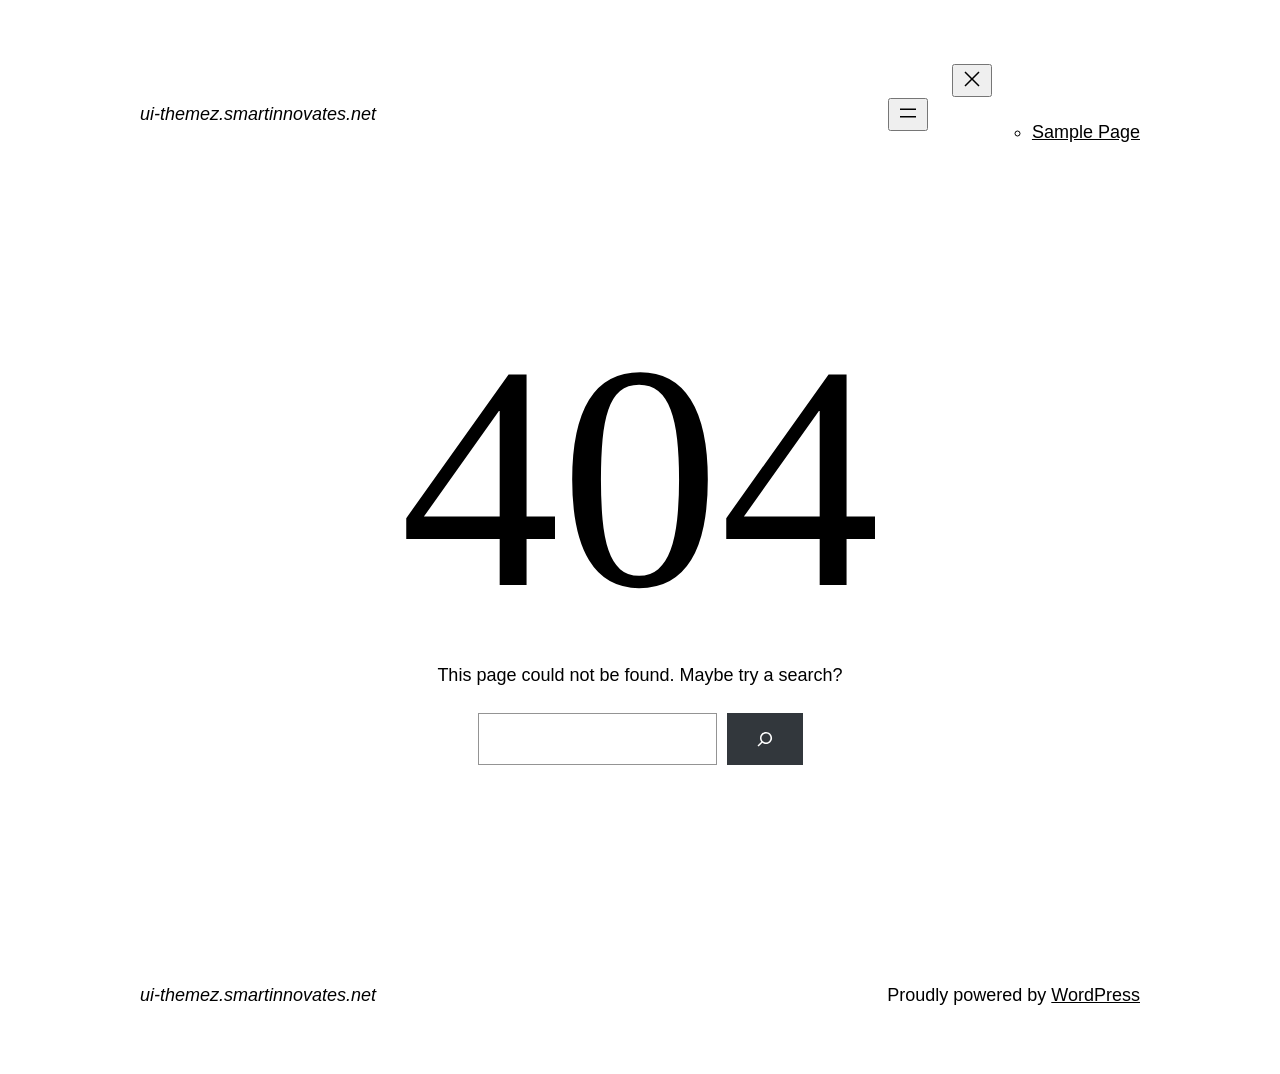
<file: fonts/fa-brands-400.html>
<!DOCTYPE html>
<html lang="en-US">
<head>
	<meta charset="UTF-8" />
	<meta name="viewport" content="width=device-width, initial-scale=1" />
<meta name='robots' content='max-image-preview:large' />
	<style>img:is([sizes="auto" i], [sizes^="auto," i]) { contain-intrinsic-size: 3000px 1500px }</style>
	<title>Page not found &#8211; ui-themez.smartinnovates.net</title>
<link rel="alternate" type="application/rss+xml" title="ui-themez.smartinnovates.net &raquo; Feed" href="https://ui-themez.smartinnovates.net/index.php/feed/" />
<link rel="alternate" type="application/rss+xml" title="ui-themez.smartinnovates.net &raquo; Comments Feed" href="https://ui-themez.smartinnovates.net/index.php/comments/feed/" />
<script>
window._wpemojiSettings = {"baseUrl":"https:\/\/s.w.org\/images\/core\/emoji\/15.0.3\/72x72\/","ext":".png","svgUrl":"https:\/\/s.w.org\/images\/core\/emoji\/15.0.3\/svg\/","svgExt":".svg","source":{"concatemoji":"https:\/\/ui-themez.smartinnovates.net\/wp-includes\/js\/wp-emoji-release.min.js?ver=6.7.1"}};
/*! This file is auto-generated */
!function(i,n){var o,s,e;function c(e){try{var t={supportTests:e,timestamp:(new Date).valueOf()};sessionStorage.setItem(o,JSON.stringify(t))}catch(e){}}function p(e,t,n){e.clearRect(0,0,e.canvas.width,e.canvas.height),e.fillText(t,0,0);var t=new Uint32Array(e.getImageData(0,0,e.canvas.width,e.canvas.height).data),r=(e.clearRect(0,0,e.canvas.width,e.canvas.height),e.fillText(n,0,0),new Uint32Array(e.getImageData(0,0,e.canvas.width,e.canvas.height).data));return t.every(function(e,t){return e===r[t]})}function u(e,t,n){switch(t){case"flag":return n(e,"\ud83c\udff3\ufe0f\u200d\u26a7\ufe0f","\ud83c\udff3\ufe0f\u200b\u26a7\ufe0f")?!1:!n(e,"\ud83c\uddfa\ud83c\uddf3","\ud83c\uddfa\u200b\ud83c\uddf3")&&!n(e,"\ud83c\udff4\udb40\udc67\udb40\udc62\udb40\udc65\udb40\udc6e\udb40\udc67\udb40\udc7f","\ud83c\udff4\u200b\udb40\udc67\u200b\udb40\udc62\u200b\udb40\udc65\u200b\udb40\udc6e\u200b\udb40\udc67\u200b\udb40\udc7f");case"emoji":return!n(e,"\ud83d\udc26\u200d\u2b1b","\ud83d\udc26\u200b\u2b1b")}return!1}function f(e,t,n){var r="undefined"!=typeof WorkerGlobalScope&&self instanceof WorkerGlobalScope?new OffscreenCanvas(300,150):i.createElement("canvas"),a=r.getContext("2d",{willReadFrequently:!0}),o=(a.textBaseline="top",a.font="600 32px Arial",{});return e.forEach(function(e){o[e]=t(a,e,n)}),o}function t(e){var t=i.createElement("script");t.src=e,t.defer=!0,i.head.appendChild(t)}"undefined"!=typeof Promise&&(o="wpEmojiSettingsSupports",s=["flag","emoji"],n.supports={everything:!0,everythingExceptFlag:!0},e=new Promise(function(e){i.addEventListener("DOMContentLoaded",e,{once:!0})}),new Promise(function(t){var n=function(){try{var e=JSON.parse(sessionStorage.getItem(o));if("object"==typeof e&&"number"==typeof e.timestamp&&(new Date).valueOf()<e.timestamp+604800&&"object"==typeof e.supportTests)return e.supportTests}catch(e){}return null}();if(!n){if("undefined"!=typeof Worker&&"undefined"!=typeof OffscreenCanvas&&"undefined"!=typeof URL&&URL.createObjectURL&&"undefined"!=typeof Blob)try{var e="postMessage("+f.toString()+"("+[JSON.stringify(s),u.toString(),p.toString()].join(",")+"));",r=new Blob([e],{type:"text/javascript"}),a=new Worker(URL.createObjectURL(r),{name:"wpTestEmojiSupports"});return void(a.onmessage=function(e){c(n=e.data),a.terminate(),t(n)})}catch(e){}c(n=f(s,u,p))}t(n)}).then(function(e){for(var t in e)n.supports[t]=e[t],n.supports.everything=n.supports.everything&&n.supports[t],"flag"!==t&&(n.supports.everythingExceptFlag=n.supports.everythingExceptFlag&&n.supports[t]);n.supports.everythingExceptFlag=n.supports.everythingExceptFlag&&!n.supports.flag,n.DOMReady=!1,n.readyCallback=function(){n.DOMReady=!0}}).then(function(){return e}).then(function(){var e;n.supports.everything||(n.readyCallback(),(e=n.source||{}).concatemoji?t(e.concatemoji):e.wpemoji&&e.twemoji&&(t(e.twemoji),t(e.wpemoji)))}))}((window,document),window._wpemojiSettings);
</script>
<style id='wp-block-site-logo-inline-css'>
.wp-block-site-logo{box-sizing:border-box;line-height:0}.wp-block-site-logo a{display:inline-block;line-height:0}.wp-block-site-logo.is-default-size img{height:auto;width:120px}.wp-block-site-logo img{height:auto;max-width:100%}.wp-block-site-logo a,.wp-block-site-logo img{border-radius:inherit}.wp-block-site-logo.aligncenter{margin-left:auto;margin-right:auto;text-align:center}:root :where(.wp-block-site-logo.is-style-rounded){border-radius:9999px}
</style>
<style id='wp-block-site-title-inline-css'>
.wp-block-site-title{box-sizing:border-box}.wp-block-site-title :where(a){color:inherit;font-family:inherit;font-size:inherit;font-style:inherit;font-weight:inherit;letter-spacing:inherit;line-height:inherit;text-decoration:inherit}
</style>
<style id='wp-block-group-inline-css'>
.wp-block-group{box-sizing:border-box}:where(.wp-block-group.wp-block-group-is-layout-constrained){position:relative}
</style>
<style id='wp-block-group-theme-inline-css'>
:where(.wp-block-group.has-background){padding:1.25em 2.375em}
</style>
<style id='wp-block-page-list-inline-css'>
.wp-block-navigation .wp-block-page-list{align-items:var(--navigation-layout-align,initial);background-color:inherit;display:flex;flex-direction:var(--navigation-layout-direction,initial);flex-wrap:var(--navigation-layout-wrap,wrap);justify-content:var(--navigation-layout-justify,initial)}.wp-block-navigation .wp-block-navigation-item{background-color:inherit}
</style>
<link rel='stylesheet' id='wp-block-navigation-css' href='https://ui-themez.smartinnovates.net/wp-includes/blocks/navigation/style.min.css?ver=6.7.1' media='all' />
<style id='wp-block-template-part-theme-inline-css'>
:root :where(.wp-block-template-part.has-background){margin-bottom:0;margin-top:0;padding:1.25em 2.375em}
</style>
<style id='wp-block-heading-inline-css'>
h1.has-background,h2.has-background,h3.has-background,h4.has-background,h5.has-background,h6.has-background{padding:1.25em 2.375em}h1.has-text-align-left[style*=writing-mode]:where([style*=vertical-lr]),h1.has-text-align-right[style*=writing-mode]:where([style*=vertical-rl]),h2.has-text-align-left[style*=writing-mode]:where([style*=vertical-lr]),h2.has-text-align-right[style*=writing-mode]:where([style*=vertical-rl]),h3.has-text-align-left[style*=writing-mode]:where([style*=vertical-lr]),h3.has-text-align-right[style*=writing-mode]:where([style*=vertical-rl]),h4.has-text-align-left[style*=writing-mode]:where([style*=vertical-lr]),h4.has-text-align-right[style*=writing-mode]:where([style*=vertical-rl]),h5.has-text-align-left[style*=writing-mode]:where([style*=vertical-lr]),h5.has-text-align-right[style*=writing-mode]:where([style*=vertical-rl]),h6.has-text-align-left[style*=writing-mode]:where([style*=vertical-lr]),h6.has-text-align-right[style*=writing-mode]:where([style*=vertical-rl]){rotate:180deg}
</style>
<style id='wp-block-paragraph-inline-css'>
.is-small-text{font-size:.875em}.is-regular-text{font-size:1em}.is-large-text{font-size:2.25em}.is-larger-text{font-size:3em}.has-drop-cap:not(:focus):first-letter{float:left;font-size:8.4em;font-style:normal;font-weight:100;line-height:.68;margin:.05em .1em 0 0;text-transform:uppercase}body.rtl .has-drop-cap:not(:focus):first-letter{float:none;margin-left:.1em}p.has-drop-cap.has-background{overflow:hidden}:root :where(p.has-background){padding:1.25em 2.375em}:where(p.has-text-color:not(.has-link-color)) a{color:inherit}p.has-text-align-left[style*="writing-mode:vertical-lr"],p.has-text-align-right[style*="writing-mode:vertical-rl"]{rotate:180deg}
</style>
<style id='wp-block-search-inline-css'>
.wp-block-search__button{margin-left:10px;word-break:normal}.wp-block-search__button.has-icon{line-height:0}.wp-block-search__button svg{height:1.25em;min-height:24px;min-width:24px;width:1.25em;fill:currentColor;vertical-align:text-bottom}:where(.wp-block-search__button){border:1px solid #ccc;padding:6px 10px}.wp-block-search__inside-wrapper{display:flex;flex:auto;flex-wrap:nowrap;max-width:100%}.wp-block-search__label{width:100%}.wp-block-search__input{appearance:none;border:1px solid #949494;flex-grow:1;margin-left:0;margin-right:0;min-width:3rem;padding:8px;text-decoration:unset!important}.wp-block-search.wp-block-search__button-only .wp-block-search__button{flex-shrink:0;margin-left:0;max-width:100%}.wp-block-search.wp-block-search__button-only .wp-block-search__button[aria-expanded=true]{max-width:calc(100% - 100px)}.wp-block-search.wp-block-search__button-only .wp-block-search__inside-wrapper{min-width:0!important;transition-property:width}.wp-block-search.wp-block-search__button-only .wp-block-search__input{flex-basis:100%;transition-duration:.3s}.wp-block-search.wp-block-search__button-only.wp-block-search__searchfield-hidden,.wp-block-search.wp-block-search__button-only.wp-block-search__searchfield-hidden .wp-block-search__inside-wrapper{overflow:hidden}.wp-block-search.wp-block-search__button-only.wp-block-search__searchfield-hidden .wp-block-search__input{border-left-width:0!important;border-right-width:0!important;flex-basis:0;flex-grow:0;margin:0;min-width:0!important;padding-left:0!important;padding-right:0!important;width:0!important}:where(.wp-block-search__input){font-family:inherit;font-size:inherit;font-style:inherit;font-weight:inherit;letter-spacing:inherit;line-height:inherit;text-transform:inherit}:where(.wp-block-search__button-inside .wp-block-search__inside-wrapper){border:1px solid #949494;box-sizing:border-box;padding:4px}:where(.wp-block-search__button-inside .wp-block-search__inside-wrapper) .wp-block-search__input{border:none;border-radius:0;padding:0 4px}:where(.wp-block-search__button-inside .wp-block-search__inside-wrapper) .wp-block-search__input:focus{outline:none}:where(.wp-block-search__button-inside .wp-block-search__inside-wrapper) :where(.wp-block-search__button){padding:4px 8px}.wp-block-search.aligncenter .wp-block-search__inside-wrapper{margin:auto}.wp-block[data-align=right] .wp-block-search.wp-block-search__button-only .wp-block-search__inside-wrapper{float:right}
</style>
<style id='wp-block-search-theme-inline-css'>
.wp-block-search .wp-block-search__label{font-weight:700}.wp-block-search__button{border:1px solid #ccc;padding:.375em .625em}
</style>
<style id='wp-emoji-styles-inline-css'>

	img.wp-smiley, img.emoji {
		display: inline !important;
		border: none !important;
		box-shadow: none !important;
		height: 1em !important;
		width: 1em !important;
		margin: 0 0.07em !important;
		vertical-align: -0.1em !important;
		background: none !important;
		padding: 0 !important;
	}
</style>
<style id='wp-block-library-inline-css'>
:root{--wp-admin-theme-color:#007cba;--wp-admin-theme-color--rgb:0,124,186;--wp-admin-theme-color-darker-10:#006ba1;--wp-admin-theme-color-darker-10--rgb:0,107,161;--wp-admin-theme-color-darker-20:#005a87;--wp-admin-theme-color-darker-20--rgb:0,90,135;--wp-admin-border-width-focus:2px;--wp-block-synced-color:#7a00df;--wp-block-synced-color--rgb:122,0,223;--wp-bound-block-color:var(--wp-block-synced-color)}@media (min-resolution:192dpi){:root{--wp-admin-border-width-focus:1.5px}}.wp-element-button{cursor:pointer}:root{--wp--preset--font-size--normal:16px;--wp--preset--font-size--huge:42px}:root .has-very-light-gray-background-color{background-color:#eee}:root .has-very-dark-gray-background-color{background-color:#313131}:root .has-very-light-gray-color{color:#eee}:root .has-very-dark-gray-color{color:#313131}:root .has-vivid-green-cyan-to-vivid-cyan-blue-gradient-background{background:linear-gradient(135deg,#00d084,#0693e3)}:root .has-purple-crush-gradient-background{background:linear-gradient(135deg,#34e2e4,#4721fb 50%,#ab1dfe)}:root .has-hazy-dawn-gradient-background{background:linear-gradient(135deg,#faaca8,#dad0ec)}:root .has-subdued-olive-gradient-background{background:linear-gradient(135deg,#fafae1,#67a671)}:root .has-atomic-cream-gradient-background{background:linear-gradient(135deg,#fdd79a,#004a59)}:root .has-nightshade-gradient-background{background:linear-gradient(135deg,#330968,#31cdcf)}:root .has-midnight-gradient-background{background:linear-gradient(135deg,#020381,#2874fc)}.has-regular-font-size{font-size:1em}.has-larger-font-size{font-size:2.625em}.has-normal-font-size{font-size:var(--wp--preset--font-size--normal)}.has-huge-font-size{font-size:var(--wp--preset--font-size--huge)}.has-text-align-center{text-align:center}.has-text-align-left{text-align:left}.has-text-align-right{text-align:right}#end-resizable-editor-section{display:none}.aligncenter{clear:both}.items-justified-left{justify-content:flex-start}.items-justified-center{justify-content:center}.items-justified-right{justify-content:flex-end}.items-justified-space-between{justify-content:space-between}.screen-reader-text{border:0;clip:rect(1px,1px,1px,1px);clip-path:inset(50%);height:1px;margin:-1px;overflow:hidden;padding:0;position:absolute;width:1px;word-wrap:normal!important}.screen-reader-text:focus{background-color:#ddd;clip:auto!important;clip-path:none;color:#444;display:block;font-size:1em;height:auto;left:5px;line-height:normal;padding:15px 23px 14px;text-decoration:none;top:5px;width:auto;z-index:100000}html :where(.has-border-color){border-style:solid}html :where([style*=border-top-color]){border-top-style:solid}html :where([style*=border-right-color]){border-right-style:solid}html :where([style*=border-bottom-color]){border-bottom-style:solid}html :where([style*=border-left-color]){border-left-style:solid}html :where([style*=border-width]){border-style:solid}html :where([style*=border-top-width]){border-top-style:solid}html :where([style*=border-right-width]){border-right-style:solid}html :where([style*=border-bottom-width]){border-bottom-style:solid}html :where([style*=border-left-width]){border-left-style:solid}html :where(img[class*=wp-image-]){height:auto;max-width:100%}:where(figure){margin:0 0 1em}html :where(.is-position-sticky){--wp-admin--admin-bar--position-offset:var(--wp-admin--admin-bar--height,0px)}@media screen and (max-width:600px){html :where(.is-position-sticky){--wp-admin--admin-bar--position-offset:0px}}
</style>
<style id='global-styles-inline-css'>
:root{--wp--preset--aspect-ratio--square: 1;--wp--preset--aspect-ratio--4-3: 4/3;--wp--preset--aspect-ratio--3-4: 3/4;--wp--preset--aspect-ratio--3-2: 3/2;--wp--preset--aspect-ratio--2-3: 2/3;--wp--preset--aspect-ratio--16-9: 16/9;--wp--preset--aspect-ratio--9-16: 9/16;--wp--preset--color--black: #000000;--wp--preset--color--cyan-bluish-gray: #abb8c3;--wp--preset--color--white: #ffffff;--wp--preset--color--pale-pink: #f78da7;--wp--preset--color--vivid-red: #cf2e2e;--wp--preset--color--luminous-vivid-orange: #ff6900;--wp--preset--color--luminous-vivid-amber: #fcb900;--wp--preset--color--light-green-cyan: #7bdcb5;--wp--preset--color--vivid-green-cyan: #00d084;--wp--preset--color--pale-cyan-blue: #8ed1fc;--wp--preset--color--vivid-cyan-blue: #0693e3;--wp--preset--color--vivid-purple: #9b51e0;--wp--preset--color--foreground: #000000;--wp--preset--color--background: #ffffff;--wp--preset--color--primary: #1a4548;--wp--preset--color--secondary: #ffe2c7;--wp--preset--color--tertiary: #F6F6F6;--wp--preset--gradient--vivid-cyan-blue-to-vivid-purple: linear-gradient(135deg,rgba(6,147,227,1) 0%,rgb(155,81,224) 100%);--wp--preset--gradient--light-green-cyan-to-vivid-green-cyan: linear-gradient(135deg,rgb(122,220,180) 0%,rgb(0,208,130) 100%);--wp--preset--gradient--luminous-vivid-amber-to-luminous-vivid-orange: linear-gradient(135deg,rgba(252,185,0,1) 0%,rgba(255,105,0,1) 100%);--wp--preset--gradient--luminous-vivid-orange-to-vivid-red: linear-gradient(135deg,rgba(255,105,0,1) 0%,rgb(207,46,46) 100%);--wp--preset--gradient--very-light-gray-to-cyan-bluish-gray: linear-gradient(135deg,rgb(238,238,238) 0%,rgb(169,184,195) 100%);--wp--preset--gradient--cool-to-warm-spectrum: linear-gradient(135deg,rgb(74,234,220) 0%,rgb(151,120,209) 20%,rgb(207,42,186) 40%,rgb(238,44,130) 60%,rgb(251,105,98) 80%,rgb(254,248,76) 100%);--wp--preset--gradient--blush-light-purple: linear-gradient(135deg,rgb(255,206,236) 0%,rgb(152,150,240) 100%);--wp--preset--gradient--blush-bordeaux: linear-gradient(135deg,rgb(254,205,165) 0%,rgb(254,45,45) 50%,rgb(107,0,62) 100%);--wp--preset--gradient--luminous-dusk: linear-gradient(135deg,rgb(255,203,112) 0%,rgb(199,81,192) 50%,rgb(65,88,208) 100%);--wp--preset--gradient--pale-ocean: linear-gradient(135deg,rgb(255,245,203) 0%,rgb(182,227,212) 50%,rgb(51,167,181) 100%);--wp--preset--gradient--electric-grass: linear-gradient(135deg,rgb(202,248,128) 0%,rgb(113,206,126) 100%);--wp--preset--gradient--midnight: linear-gradient(135deg,rgb(2,3,129) 0%,rgb(40,116,252) 100%);--wp--preset--gradient--vertical-secondary-to-tertiary: linear-gradient(to bottom,var(--wp--preset--color--secondary) 0%,var(--wp--preset--color--tertiary) 100%);--wp--preset--gradient--vertical-secondary-to-background: linear-gradient(to bottom,var(--wp--preset--color--secondary) 0%,var(--wp--preset--color--background) 100%);--wp--preset--gradient--vertical-tertiary-to-background: linear-gradient(to bottom,var(--wp--preset--color--tertiary) 0%,var(--wp--preset--color--background) 100%);--wp--preset--gradient--diagonal-primary-to-foreground: linear-gradient(to bottom right,var(--wp--preset--color--primary) 0%,var(--wp--preset--color--foreground) 100%);--wp--preset--gradient--diagonal-secondary-to-background: linear-gradient(to bottom right,var(--wp--preset--color--secondary) 50%,var(--wp--preset--color--background) 50%);--wp--preset--gradient--diagonal-background-to-secondary: linear-gradient(to bottom right,var(--wp--preset--color--background) 50%,var(--wp--preset--color--secondary) 50%);--wp--preset--gradient--diagonal-tertiary-to-background: linear-gradient(to bottom right,var(--wp--preset--color--tertiary) 50%,var(--wp--preset--color--background) 50%);--wp--preset--gradient--diagonal-background-to-tertiary: linear-gradient(to bottom right,var(--wp--preset--color--background) 50%,var(--wp--preset--color--tertiary) 50%);--wp--preset--font-size--small: 1rem;--wp--preset--font-size--medium: 1.125rem;--wp--preset--font-size--large: 1.75rem;--wp--preset--font-size--x-large: clamp(1.75rem, 3vw, 2.25rem);--wp--preset--font-family--system-font: -apple-system,BlinkMacSystemFont,"Segoe UI",Roboto,Oxygen-Sans,Ubuntu,Cantarell,"Helvetica Neue",sans-serif;--wp--preset--font-family--source-serif-pro: "Source Serif Pro", serif;--wp--preset--spacing--20: 0.44rem;--wp--preset--spacing--30: 0.67rem;--wp--preset--spacing--40: 1rem;--wp--preset--spacing--50: 1.5rem;--wp--preset--spacing--60: 2.25rem;--wp--preset--spacing--70: 3.38rem;--wp--preset--spacing--80: 5.06rem;--wp--preset--shadow--natural: 6px 6px 9px rgba(0, 0, 0, 0.2);--wp--preset--shadow--deep: 12px 12px 50px rgba(0, 0, 0, 0.4);--wp--preset--shadow--sharp: 6px 6px 0px rgba(0, 0, 0, 0.2);--wp--preset--shadow--outlined: 6px 6px 0px -3px rgba(255, 255, 255, 1), 6px 6px rgba(0, 0, 0, 1);--wp--preset--shadow--crisp: 6px 6px 0px rgba(0, 0, 0, 1);--wp--custom--spacing--small: max(1.25rem, 5vw);--wp--custom--spacing--medium: clamp(2rem, 8vw, calc(4 * var(--wp--style--block-gap)));--wp--custom--spacing--large: clamp(4rem, 10vw, 8rem);--wp--custom--spacing--outer: var(--wp--custom--spacing--small, 1.25rem);--wp--custom--typography--font-size--huge: clamp(2.25rem, 4vw, 2.75rem);--wp--custom--typography--font-size--gigantic: clamp(2.75rem, 6vw, 3.25rem);--wp--custom--typography--font-size--colossal: clamp(3.25rem, 8vw, 6.25rem);--wp--custom--typography--line-height--tiny: 1.15;--wp--custom--typography--line-height--small: 1.2;--wp--custom--typography--line-height--medium: 1.4;--wp--custom--typography--line-height--normal: 1.6;}:root { --wp--style--global--content-size: 650px;--wp--style--global--wide-size: 1000px; }:where(body) { margin: 0; }.wp-site-blocks > .alignleft { float: left; margin-right: 2em; }.wp-site-blocks > .alignright { float: right; margin-left: 2em; }.wp-site-blocks > .aligncenter { justify-content: center; margin-left: auto; margin-right: auto; }:where(.wp-site-blocks) > * { margin-block-start: 1.5rem; margin-block-end: 0; }:where(.wp-site-blocks) > :first-child { margin-block-start: 0; }:where(.wp-site-blocks) > :last-child { margin-block-end: 0; }:root { --wp--style--block-gap: 1.5rem; }:root :where(.is-layout-flow) > :first-child{margin-block-start: 0;}:root :where(.is-layout-flow) > :last-child{margin-block-end: 0;}:root :where(.is-layout-flow) > *{margin-block-start: 1.5rem;margin-block-end: 0;}:root :where(.is-layout-constrained) > :first-child{margin-block-start: 0;}:root :where(.is-layout-constrained) > :last-child{margin-block-end: 0;}:root :where(.is-layout-constrained) > *{margin-block-start: 1.5rem;margin-block-end: 0;}:root :where(.is-layout-flex){gap: 1.5rem;}:root :where(.is-layout-grid){gap: 1.5rem;}.is-layout-flow > .alignleft{float: left;margin-inline-start: 0;margin-inline-end: 2em;}.is-layout-flow > .alignright{float: right;margin-inline-start: 2em;margin-inline-end: 0;}.is-layout-flow > .aligncenter{margin-left: auto !important;margin-right: auto !important;}.is-layout-constrained > .alignleft{float: left;margin-inline-start: 0;margin-inline-end: 2em;}.is-layout-constrained > .alignright{float: right;margin-inline-start: 2em;margin-inline-end: 0;}.is-layout-constrained > .aligncenter{margin-left: auto !important;margin-right: auto !important;}.is-layout-constrained > :where(:not(.alignleft):not(.alignright):not(.alignfull)){max-width: var(--wp--style--global--content-size);margin-left: auto !important;margin-right: auto !important;}.is-layout-constrained > .alignwide{max-width: var(--wp--style--global--wide-size);}body .is-layout-flex{display: flex;}.is-layout-flex{flex-wrap: wrap;align-items: center;}.is-layout-flex > :is(*, div){margin: 0;}body .is-layout-grid{display: grid;}.is-layout-grid > :is(*, div){margin: 0;}body{background-color: var(--wp--preset--color--background);color: var(--wp--preset--color--foreground);font-family: var(--wp--preset--font-family--system-font);font-size: var(--wp--preset--font-size--medium);line-height: var(--wp--custom--typography--line-height--normal);padding-top: 0px;padding-right: 0px;padding-bottom: 0px;padding-left: 0px;}a:where(:not(.wp-element-button)){color: var(--wp--preset--color--foreground);text-decoration: underline;}h1{font-family: var(--wp--preset--font-family--source-serif-pro);font-size: var(--wp--custom--typography--font-size--colossal);font-weight: 300;line-height: var(--wp--custom--typography--line-height--tiny);}h2{font-family: var(--wp--preset--font-family--source-serif-pro);font-size: var(--wp--custom--typography--font-size--gigantic);font-weight: 300;line-height: var(--wp--custom--typography--line-height--small);}h3{font-family: var(--wp--preset--font-family--source-serif-pro);font-size: var(--wp--custom--typography--font-size--huge);font-weight: 300;line-height: var(--wp--custom--typography--line-height--tiny);}h4{font-family: var(--wp--preset--font-family--source-serif-pro);font-size: var(--wp--preset--font-size--x-large);font-weight: 300;line-height: var(--wp--custom--typography--line-height--tiny);}h5{font-family: var(--wp--preset--font-family--system-font);font-size: var(--wp--preset--font-size--medium);font-weight: 700;line-height: var(--wp--custom--typography--line-height--normal);text-transform: uppercase;}h6{font-family: var(--wp--preset--font-family--system-font);font-size: var(--wp--preset--font-size--medium);font-weight: 400;line-height: var(--wp--custom--typography--line-height--normal);text-transform: uppercase;}:root :where(.wp-element-button, .wp-block-button__link){background-color: #32373c;border-width: 0;color: #fff;font-family: inherit;font-size: inherit;line-height: inherit;padding: calc(0.667em + 2px) calc(1.333em + 2px);text-decoration: none;}.has-black-color{color: var(--wp--preset--color--black) !important;}.has-cyan-bluish-gray-color{color: var(--wp--preset--color--cyan-bluish-gray) !important;}.has-white-color{color: var(--wp--preset--color--white) !important;}.has-pale-pink-color{color: var(--wp--preset--color--pale-pink) !important;}.has-vivid-red-color{color: var(--wp--preset--color--vivid-red) !important;}.has-luminous-vivid-orange-color{color: var(--wp--preset--color--luminous-vivid-orange) !important;}.has-luminous-vivid-amber-color{color: var(--wp--preset--color--luminous-vivid-amber) !important;}.has-light-green-cyan-color{color: var(--wp--preset--color--light-green-cyan) !important;}.has-vivid-green-cyan-color{color: var(--wp--preset--color--vivid-green-cyan) !important;}.has-pale-cyan-blue-color{color: var(--wp--preset--color--pale-cyan-blue) !important;}.has-vivid-cyan-blue-color{color: var(--wp--preset--color--vivid-cyan-blue) !important;}.has-vivid-purple-color{color: var(--wp--preset--color--vivid-purple) !important;}.has-foreground-color{color: var(--wp--preset--color--foreground) !important;}.has-background-color{color: var(--wp--preset--color--background) !important;}.has-primary-color{color: var(--wp--preset--color--primary) !important;}.has-secondary-color{color: var(--wp--preset--color--secondary) !important;}.has-tertiary-color{color: var(--wp--preset--color--tertiary) !important;}.has-black-background-color{background-color: var(--wp--preset--color--black) !important;}.has-cyan-bluish-gray-background-color{background-color: var(--wp--preset--color--cyan-bluish-gray) !important;}.has-white-background-color{background-color: var(--wp--preset--color--white) !important;}.has-pale-pink-background-color{background-color: var(--wp--preset--color--pale-pink) !important;}.has-vivid-red-background-color{background-color: var(--wp--preset--color--vivid-red) !important;}.has-luminous-vivid-orange-background-color{background-color: var(--wp--preset--color--luminous-vivid-orange) !important;}.has-luminous-vivid-amber-background-color{background-color: var(--wp--preset--color--luminous-vivid-amber) !important;}.has-light-green-cyan-background-color{background-color: var(--wp--preset--color--light-green-cyan) !important;}.has-vivid-green-cyan-background-color{background-color: var(--wp--preset--color--vivid-green-cyan) !important;}.has-pale-cyan-blue-background-color{background-color: var(--wp--preset--color--pale-cyan-blue) !important;}.has-vivid-cyan-blue-background-color{background-color: var(--wp--preset--color--vivid-cyan-blue) !important;}.has-vivid-purple-background-color{background-color: var(--wp--preset--color--vivid-purple) !important;}.has-foreground-background-color{background-color: var(--wp--preset--color--foreground) !important;}.has-background-background-color{background-color: var(--wp--preset--color--background) !important;}.has-primary-background-color{background-color: var(--wp--preset--color--primary) !important;}.has-secondary-background-color{background-color: var(--wp--preset--color--secondary) !important;}.has-tertiary-background-color{background-color: var(--wp--preset--color--tertiary) !important;}.has-black-border-color{border-color: var(--wp--preset--color--black) !important;}.has-cyan-bluish-gray-border-color{border-color: var(--wp--preset--color--cyan-bluish-gray) !important;}.has-white-border-color{border-color: var(--wp--preset--color--white) !important;}.has-pale-pink-border-color{border-color: var(--wp--preset--color--pale-pink) !important;}.has-vivid-red-border-color{border-color: var(--wp--preset--color--vivid-red) !important;}.has-luminous-vivid-orange-border-color{border-color: var(--wp--preset--color--luminous-vivid-orange) !important;}.has-luminous-vivid-amber-border-color{border-color: var(--wp--preset--color--luminous-vivid-amber) !important;}.has-light-green-cyan-border-color{border-color: var(--wp--preset--color--light-green-cyan) !important;}.has-vivid-green-cyan-border-color{border-color: var(--wp--preset--color--vivid-green-cyan) !important;}.has-pale-cyan-blue-border-color{border-color: var(--wp--preset--color--pale-cyan-blue) !important;}.has-vivid-cyan-blue-border-color{border-color: var(--wp--preset--color--vivid-cyan-blue) !important;}.has-vivid-purple-border-color{border-color: var(--wp--preset--color--vivid-purple) !important;}.has-foreground-border-color{border-color: var(--wp--preset--color--foreground) !important;}.has-background-border-color{border-color: var(--wp--preset--color--background) !important;}.has-primary-border-color{border-color: var(--wp--preset--color--primary) !important;}.has-secondary-border-color{border-color: var(--wp--preset--color--secondary) !important;}.has-tertiary-border-color{border-color: var(--wp--preset--color--tertiary) !important;}.has-vivid-cyan-blue-to-vivid-purple-gradient-background{background: var(--wp--preset--gradient--vivid-cyan-blue-to-vivid-purple) !important;}.has-light-green-cyan-to-vivid-green-cyan-gradient-background{background: var(--wp--preset--gradient--light-green-cyan-to-vivid-green-cyan) !important;}.has-luminous-vivid-amber-to-luminous-vivid-orange-gradient-background{background: var(--wp--preset--gradient--luminous-vivid-amber-to-luminous-vivid-orange) !important;}.has-luminous-vivid-orange-to-vivid-red-gradient-background{background: var(--wp--preset--gradient--luminous-vivid-orange-to-vivid-red) !important;}.has-very-light-gray-to-cyan-bluish-gray-gradient-background{background: var(--wp--preset--gradient--very-light-gray-to-cyan-bluish-gray) !important;}.has-cool-to-warm-spectrum-gradient-background{background: var(--wp--preset--gradient--cool-to-warm-spectrum) !important;}.has-blush-light-purple-gradient-background{background: var(--wp--preset--gradient--blush-light-purple) !important;}.has-blush-bordeaux-gradient-background{background: var(--wp--preset--gradient--blush-bordeaux) !important;}.has-luminous-dusk-gradient-background{background: var(--wp--preset--gradient--luminous-dusk) !important;}.has-pale-ocean-gradient-background{background: var(--wp--preset--gradient--pale-ocean) !important;}.has-electric-grass-gradient-background{background: var(--wp--preset--gradient--electric-grass) !important;}.has-midnight-gradient-background{background: var(--wp--preset--gradient--midnight) !important;}.has-vertical-secondary-to-tertiary-gradient-background{background: var(--wp--preset--gradient--vertical-secondary-to-tertiary) !important;}.has-vertical-secondary-to-background-gradient-background{background: var(--wp--preset--gradient--vertical-secondary-to-background) !important;}.has-vertical-tertiary-to-background-gradient-background{background: var(--wp--preset--gradient--vertical-tertiary-to-background) !important;}.has-diagonal-primary-to-foreground-gradient-background{background: var(--wp--preset--gradient--diagonal-primary-to-foreground) !important;}.has-diagonal-secondary-to-background-gradient-background{background: var(--wp--preset--gradient--diagonal-secondary-to-background) !important;}.has-diagonal-background-to-secondary-gradient-background{background: var(--wp--preset--gradient--diagonal-background-to-secondary) !important;}.has-diagonal-tertiary-to-background-gradient-background{background: var(--wp--preset--gradient--diagonal-tertiary-to-background) !important;}.has-diagonal-background-to-tertiary-gradient-background{background: var(--wp--preset--gradient--diagonal-background-to-tertiary) !important;}.has-small-font-size{font-size: var(--wp--preset--font-size--small) !important;}.has-medium-font-size{font-size: var(--wp--preset--font-size--medium) !important;}.has-large-font-size{font-size: var(--wp--preset--font-size--large) !important;}.has-x-large-font-size{font-size: var(--wp--preset--font-size--x-large) !important;}.has-system-font-font-family{font-family: var(--wp--preset--font-family--system-font) !important;}.has-source-serif-pro-font-family{font-family: var(--wp--preset--font-family--source-serif-pro) !important;}
:root :where(.wp-block-site-title){font-family: var(--wp--preset--font-family--system-font);font-size: var(--wp--preset--font-size--medium);font-style: italic;font-weight: normal;line-height: var(--wp--custom--typography--line-height--normal);}
</style>
<style id='core-block-supports-inline-css'>
.wp-container-core-navigation-is-layout-1{justify-content:flex-end;}.wp-container-core-group-is-layout-2{justify-content:space-between;}.wp-container-core-group-is-layout-6{justify-content:space-between;}
</style>
<style id='wp-block-template-skip-link-inline-css'>

		.skip-link.screen-reader-text {
			border: 0;
			clip: rect(1px,1px,1px,1px);
			clip-path: inset(50%);
			height: 1px;
			margin: -1px;
			overflow: hidden;
			padding: 0;
			position: absolute !important;
			width: 1px;
			word-wrap: normal !important;
		}

		.skip-link.screen-reader-text:focus {
			background-color: #eee;
			clip: auto !important;
			clip-path: none;
			color: #444;
			display: block;
			font-size: 1em;
			height: auto;
			left: 5px;
			line-height: normal;
			padding: 15px 23px 14px;
			text-decoration: none;
			top: 5px;
			width: auto;
			z-index: 100000;
		}
</style>
<link rel='stylesheet' id='twentytwentytwo-style-css' href='https://ui-themez.smartinnovates.net/wp-content/themes/twentytwentytwo/style.css?ver=1.2' media='all' />
<link rel="https://api.w.org/" href="https://ui-themez.smartinnovates.net/index.php/wp-json/" /><link rel="EditURI" type="application/rsd+xml" title="RSD" href="https://ui-themez.smartinnovates.net/xmlrpc.php?rsd" />
<meta name="generator" content="WordPress 6.7.1" />
<script type="importmap" id="wp-importmap">
{"imports":{"@wordpress\/interactivity":"https:\/\/ui-themez.smartinnovates.net\/wp-includes\/js\/dist\/script-modules\/interactivity\/index.min.js?ver=06b8f695ef48ab2d9277"}}
</script>
<script type="module" src="https://ui-themez.smartinnovates.net/wp-includes/js/dist/script-modules/block-library/navigation/view.min.js?ver=8ff192874fc8910a284c" id="@wordpress/block-library/navigation/view-js-module"></script>
<link rel="modulepreload" href="https://ui-themez.smartinnovates.net/wp-includes/js/dist/script-modules/interactivity/index.min.js?ver=06b8f695ef48ab2d9277" id="@wordpress/interactivity-js-modulepreload"><style class='wp-fonts-local'>
@font-face{font-family:"Source Serif Pro";font-style:normal;font-weight:200 900;font-display:fallback;src:url('https://ui-themez.smartinnovates.net/wp-content/themes/twentytwentytwo/assets/fonts/source-serif-pro/SourceSerif4Variable-Roman.ttf.woff2') format('woff2');font-stretch:normal;}
@font-face{font-family:"Source Serif Pro";font-style:italic;font-weight:200 900;font-display:fallback;src:url('https://ui-themez.smartinnovates.net/wp-content/themes/twentytwentytwo/assets/fonts/source-serif-pro/SourceSerif4Variable-Italic.ttf.woff2') format('woff2');font-stretch:normal;}
</style>
</head>

<body class="error404 wp-embed-responsive">

<div class="wp-site-blocks"><header class="wp-block-template-part">
<div class="wp-block-group is-layout-constrained wp-block-group-is-layout-constrained">
<div class="wp-block-group alignwide is-content-justification-space-between is-layout-flex wp-container-core-group-is-layout-2 wp-block-group-is-layout-flex" style="padding-top:var(--wp--custom--spacing--small, 1.25rem);padding-bottom:var(--wp--custom--spacing--large, 8rem)">
<div class="wp-block-group is-layout-flex wp-block-group-is-layout-flex">

<h1 class="wp-block-site-title"><a href="https://ui-themez.smartinnovates.net" target="_self" rel="home">ui-themez.smartinnovates.net</a></h1></div>


<nav class="is-responsive items-justified-right wp-block-navigation is-content-justification-right is-layout-flex wp-container-core-navigation-is-layout-1 wp-block-navigation-is-layout-flex" aria-label="" 
		 data-wp-interactive="core/navigation" data-wp-context='{"overlayOpenedBy":{"click":false,"hover":false,"focus":false},"type":"overlay","roleAttribute":"","ariaLabel":"Menu"}'><button aria-haspopup="dialog" aria-label="Open menu" class="wp-block-navigation__responsive-container-open " 
				data-wp-on-async--click="actions.openMenuOnClick"
				data-wp-on--keydown="actions.handleMenuKeydown"
			><svg width="24" height="24" xmlns="http://www.w3.org/2000/svg" viewBox="0 0 24 24" aria-hidden="true" focusable="false"><rect x="4" y="7.5" width="16" height="1.5" /><rect x="4" y="15" width="16" height="1.5" /></svg></button>
				<div class="wp-block-navigation__responsive-container  "  id="modal-1" 
				data-wp-class--has-modal-open="state.isMenuOpen"
				data-wp-class--is-menu-open="state.isMenuOpen"
				data-wp-watch="callbacks.initMenu"
				data-wp-on--keydown="actions.handleMenuKeydown"
				data-wp-on-async--focusout="actions.handleMenuFocusout"
				tabindex="-1"
			>
					<div class="wp-block-navigation__responsive-close" tabindex="-1">
						<div class="wp-block-navigation__responsive-dialog" 
				data-wp-bind--aria-modal="state.ariaModal"
				data-wp-bind--aria-label="state.ariaLabel"
				data-wp-bind--role="state.roleAttribute"
			>
							<button aria-label="Close menu" class="wp-block-navigation__responsive-container-close" 
				data-wp-on-async--click="actions.closeMenuOnClick"
			><svg xmlns="http://www.w3.org/2000/svg" viewBox="0 0 24 24" width="24" height="24" aria-hidden="true" focusable="false"><path d="m13.06 12 6.47-6.47-1.06-1.06L12 10.94 5.53 4.47 4.47 5.53 10.94 12l-6.47 6.47 1.06 1.06L12 13.06l6.47 6.47 1.06-1.06L13.06 12Z"></path></svg></button>
							<div class="wp-block-navigation__responsive-container-content" 
				data-wp-watch="callbacks.focusFirstElement"
			 id="modal-1-content">
								<ul class="wp-block-navigation__container is-responsive items-justified-right wp-block-navigation"><ul class="wp-block-page-list"><li class="wp-block-pages-list__item wp-block-navigation-item open-on-hover-click"><a class="wp-block-pages-list__item__link wp-block-navigation-item__content" href="https://ui-themez.smartinnovates.net/index.php/sample-page/">Sample Page</a></li></ul></ul>
							</div>
						</div>
					</div>
				</div></nav></div>
</div>
</header>


<main class="wp-block-group is-layout-flow wp-block-group-is-layout-flow">
<div class="wp-block-group is-layout-constrained wp-block-group-is-layout-constrained">

					<h2 class="has-text-align-center wp-block-heading" style="font-size:clamp(4rem, 40vw, 20rem);font-weight:200;line-height:1">404</h2>
					
					
					<p class="has-text-align-center">This page could not be found. Maybe try a search?</p>
					
					<form role="search" method="get" action="https://ui-themez.smartinnovates.net/" class="wp-block-search__button-outside wp-block-search__icon-button aligncenter wp-block-search"    ><label class="wp-block-search__label screen-reader-text" for="wp-block-search__input-2" >Search</label><div class="wp-block-search__inside-wrapper "  style="width: 50%"><input class="wp-block-search__input" id="wp-block-search__input-2" placeholder="" value="" type="search" name="s" required /><button aria-label="Search" class="wp-block-search__button has-icon wp-element-button" type="submit" ><svg class="search-icon" viewBox="0 0 24 24" width="24" height="24">
					<path d="M13 5c-3.3 0-6 2.7-6 6 0 1.4.5 2.7 1.3 3.7l-3.8 3.8 1.1 1.1 3.8-3.8c1 .8 2.3 1.3 3.7 1.3 3.3 0 6-2.7 6-6S16.3 5 13 5zm0 10.5c-2.5 0-4.5-2-4.5-4.5s2-4.5 4.5-4.5 4.5 2 4.5 4.5-2 4.5-4.5 4.5z"></path>
				</svg></button></div></form>
</div>
</main>


<footer class="wp-block-template-part">
<div class="wp-block-group is-layout-constrained wp-block-group-is-layout-constrained" style="padding-top:var(--wp--custom--spacing--large, 8rem)">

					<div class="wp-block-group alignfull is-layout-constrained wp-block-group-is-layout-constrained">
					<div class="wp-block-group alignwide is-content-justification-space-between is-layout-flex wp-container-core-group-is-layout-6 wp-block-group-is-layout-flex" style="padding-top:4rem;padding-bottom:4rem"><p class="wp-block-site-title"><a href="https://ui-themez.smartinnovates.net" target="_self" rel="home">ui-themez.smartinnovates.net</a></p>

					
					<p class="has-text-align-right">Proudly powered by <a href="https://wordpress.org" rel="nofollow">WordPress</a></p>
					</div>
					</div>
					
</div>

</footer>
</div>
<script id="wp-block-template-skip-link-js-after">
	( function() {
		var skipLinkTarget = document.querySelector( 'main' ),
			sibling,
			skipLinkTargetID,
			skipLink;

		// Early exit if a skip-link target can't be located.
		if ( ! skipLinkTarget ) {
			return;
		}

		/*
		 * Get the site wrapper.
		 * The skip-link will be injected in the beginning of it.
		 */
		sibling = document.querySelector( '.wp-site-blocks' );

		// Early exit if the root element was not found.
		if ( ! sibling ) {
			return;
		}

		// Get the skip-link target's ID, and generate one if it doesn't exist.
		skipLinkTargetID = skipLinkTarget.id;
		if ( ! skipLinkTargetID ) {
			skipLinkTargetID = 'wp--skip-link--target';
			skipLinkTarget.id = skipLinkTargetID;
		}

		// Create the skip link.
		skipLink = document.createElement( 'a' );
		skipLink.classList.add( 'skip-link', 'screen-reader-text' );
		skipLink.href = '#' + skipLinkTargetID;
		skipLink.innerHTML = 'Skip to content';

		// Inject the skip link.
		sibling.parentElement.insertBefore( skipLink, sibling );
	}() );
	
</script>
</body>
</html>

<!-- plugin=object-cache-pro client=phpredis metric#hits=842 metric#misses=38 metric#hit-ratio=95.7 metric#bytes=142702 metric#prefetches=15 metric#store-reads=42 metric#store-writes=3 metric#store-hits=28 metric#store-misses=30 metric#sql-queries=0 metric#ms-total=824.17 metric#ms-cache=42.82 metric#ms-cache-avg=0.9732 metric#ms-cache-ratio=5.2 sample#redis-hits=26271337 sample#redis-misses=3464712 sample#redis-hit-ratio=88.3 sample#redis-ops-per-sec=21 sample#redis-evicted-keys=0 sample#redis-used-memory=702499112 sample#redis-used-memory-rss=141058048 sample#redis-memory-fragmentation-ratio=0.2 sample#redis-connected-clients=1 sample#redis-tracking-clients=0 sample#redis-rejected-connections=0 sample#redis-keys=242 -->
</file>
<file: css/plugins.css>
/*-----------------------------------------------------------------------------------

	Theme Name: avo
	Theme URI: http://
	Description: The Multi-Purpose Template
	Author: ui-themez
	Author URI: http://themeforest.net/user/ui-themez
	Version: 1.0

-----------------------------------------------------------------------------------*/

/* ----------------------------------------------------------------
			[ All Css Plugins & Helper Classes File ]
-----------------------------------------------------------------*/

/* == bootstrap == */
@import url("plugins/bootstrap.min.css");

/* == animate css == */
@import url("plugins/animate.css");

/* == ionicons icon font == */
@import url("plugins/ionicons.min.css");

/* == pe-icon-7-stroke == */
@import url("plugins/pe-icon-7-stroke.css");

/* == fontawesome icon font == */
@import url("plugins/fontawesome-all.min.css");

/* == justifiedGallery.min == */
@import url("plugins/justifiedGallery.min.css");

/* == YouTubePopUp == */
@import url("plugins/YouTubePopUp.css");

/* == slick carousel == */
@import url("plugins/slick.css");
@import url("plugins/slick-theme.css");

/* == swiper.min font == */
@import url("plugins/swiper.min.css");
</file>
<file: css/dark.css>
/*-----------------------------------------------------------------------------------

    Theme Name: Avo
    Theme URI: http://
    Description: Creative Agency & Portfolio
    Author: UI-ThemeZ
    Author URI: http://themeforest.net/user/UI-ThemeZ
    Version: 1.0

-----------------------------------------------------------------------------------*/
/* ----------------------------------------------------------------

== Table Of Content

    |--- BASE

        |- typography
        |- helper classes

    |--- SHORTCODES

        |- extra
        |- overlay
        |- section-heading
        |- buttons
        |- navbar
        |- sliders
        |- intro
        |- feature-box
        |- clients
        |- counter
        |- portfolio
        |- process
        |- progress-bar
        |- tabs
        |- team
        |- testimonials
        |- blog
        |- contact-form
        |- footers

    |--- BASE

        |- responsive
	


---------------------------------------------------------------- */
/* ====================== [ Start Typography  ] ====================== */
* {
  margin: 0;
  padding: 0;
  -webkit-box-sizing: border-box;
  box-sizing: border-box;
  outline: none;
  list-style: none; }

body {
  color: #fff;
  background: #0c0f16;
  line-height: 1.5;
  font-weight: 400;
  overflow-x: hidden !important;
  font-family: 'Poppins', sans-serif; }
  body.dark2 {
    background: #1e2128; }
    body.dark2 .main-content {
      background: #1e2128; }
    body.dark2 .sub-bg,
    body.dark2 .footer-half:after {
      background: #21242b; }
    body.dark2 .nav-scroll,
    body.dark2 .footer-half .copyrights {
      background: #252830;
      border-color: #363b45; }

.main-content {
  background: #0c0f16;
  position: relative;
  z-index: 3; }

body.dark-mode .card {
  background: rgba(255, 255, 255, 0.15) !important; /* Uniform dark mode background */
  color: #fff !important;
}

/* Ensure both light-card and dark-card follow the same style in dark mode */
body.dark-mode .light-card,
body.dark-mode .dark-card {
  background: rgba(255, 255, 255, 0.15) !important;
  color: #fff !important;
}

/* Ensure consistent icon color in dark mode */
body.dark-mode .icon {
  color: #75dab4 !important; /* Accent color */
}
.card {
  border-radius: 15px;
  padding: 20px;
  text-align: center;
  color: #333; /* Default text color */
  box-shadow: 0 4px 30px rgba(0, 0, 0, 0.1);
  min-height: 230px;
  transition: all 0.3s ease;
  background: rgba(255, 255, 255, 0.9); /* Light mode background */
}
.dark-card {
  background: rgba(0, 0, 0, 0.8); /* Dark background */
  color: #fff; /* Light text color */
}

.dark-card .icon {
  font-size: 50px;
  color: #75dab4; /* Accent color for dark theme */
  margin-bottom: 10px;
}

.dark-card .card-title {
  font-size: 28px;
  color: #fff; /* Light title color */
}

.dark-card .highlight {
  color: #75dab4; /* Accent color for highlights */
}

/* Styling for the icon */
.icon {
  font-size: 50px;
  margin-bottom: 10px;
}

/* Responsive styles */
@media (max-width: 768px) {
  .card {
    min-height: 250px;
  }
}




img {
  width: 100%;
  height: auto; }

span, a, a:hover {
  display: inline-block;
  color: inherit; }

h1 {
  font-size: 55px; }

h2 {
  font-size: 40px; }

h3 {
  font-size: 35px; }

h4 {
  font-size: 30px; }

h5 {
  font-size: 25px; }

h6 {
  font-size: 18px; }

h1, h2, h3, h4, h5, h6 {
  margin: 0;
  line-height: 1.4;
  font-weight: 600; }

p {
  color: #c8c8c8;
  font-size: 15px;
  font-weight: 300;
  line-height: 2;
  margin: 0; }

a, span {
  display: inline-block; }
  a:hover, span:hover {
    text-decoration: none; }

.container {
  max-width: 1200px; }

.custom-font {
  font-family: 'Barlow Condensed', sans-serif; }

/* ====================== [ End Typography  ] ====================== */
/* ====================== [ Start Helper Classes  ] ====================== */
.o-hidden {
  overflow: hidden; }

.position-re {
  position: relative; }

.ontop {
  position: relative;
  z-index: 7; }

.full-over {
  position: absolute !important;
  top: 0;
  left: 0;
  height: 100%;
  width: 100%; }

.full-width {
  width: 100% !important; }

.main-color {
  color: #75dab4 !important; }

.bg-gray {
  background-color: #f8f4f3; }
  .bg-gray .primery-shadow {
    -webkit-box-shadow: 0px 4px 30px -4px rgba(0, 0, 0, 0.2);
    box-shadow: 0px 4px 30px -4px rgba(0, 0, 0, 0.2); }

.bg-dark {
  background-color: #141414 !important; }
  .bg-dark .primery-shadow {
    -webkit-box-shadow: 0px 4px 40px -4px rgba(255, 255, 255, 0.2);
    box-shadow: 0px 4px 40px -4px rgba(255, 255, 255, 0.2); }

.bg-color {
  background-color: #75dab4 !important; }
  .bg-color .primery-shadow {
    -webkit-box-shadow: 0px 4px 40px -4px rgba(255, 255, 255, 0.2);
    box-shadow: 0px 4px 40px -4px rgba(255, 255, 255, 0.2); }

.sub-bg {
  background: #11141b; }

.bg-img {
  background-size: cover;
  background-repeat: no-repeat; }

.bg-center {
  background-position: center center; }

.bg-fixed {
  background-attachment: fixed; }

.bg-repeat {
  background-size: auto;
  background-repeat: repeat; }

.section-padding {
  padding: 120px 0; }

.section-ptb {
  padding: 80px 0; }

.cmd-padding {
  padding: 0 10px; }

.csm-padding {
  padding: 0 5px; }

.head-pt {
  padding: 80px 0 0; }

.head-pb {
  padding: 0 0 80px; }

.rounded {
  border-radius: 5px; }

.circle {
  border-radius: 50%; }

.unlist {
  list-style: none; }

.undecro:hover {
  text-decoration: none; }

.inline {
  display: inline-block; }

.valign {
  display: -webkit-box;
  display: -ms-flexbox;
  display: flex;
  -webkit-box-align: center;
  -ms-flex-align: center;
  align-items: center; }

.primery-shadow {
  -webkit-box-shadow: 0px 8px 30px -4px rgba(0, 0, 0, 0.1);
  box-shadow: 0px 8px 30px -4px rgba(0, 0, 0, 0.1); }

.padding5 {
  padding-right: 5%;
  padding-left: 5%; }

/*-------------------------------------------------------
					 text color
-------------------------------------------------------*/
.text-white {
  color: #FFF; }

.text-black {
  color: #000; }

.text-extra-light-gray {
  color: #b7b7b7; }

/*-------------------------------------------------------
					font-weight
-------------------------------------------------------*/
.fw-100 {
  font-weight: 100 !important; }

.fw-200 {
  font-weight: 200 !important; }

.fw-300 {
  font-weight: 300 !important; }

.fw-400 {
  font-weight: 400 !important; }

.fw-500 {
  font-weight: 500 !important; }

.fw-600 {
  font-weight: 600 !important; }

.fw-700 {
  font-weight: 700 !important; }

.fw-800 {
  font-weight: 800 !important; }

.fw-900 {
  font-weight: 900 !important; }

/*-------------------------------------------------------
					 font-size
-------------------------------------------------------*/
.fz-10 {
  font-size: 10px !important; }

.fz-12 {
  font-size: 12px !important; }

.fz-14 {
  font-size: 14px !important; }

.fz-15 {
  font-size: 15px !important; }

.fz-16 {
  font-size: 16px !important; }

.fz-18 {
  font-size: 18px !important; }

.fz-20 {
  font-size: 20px !important; }

.fz-22 {
  font-size: 22px !important; }

.fz-25 {
  font-size: 25px !important; }

.fz-30 {
  font-size: 30px !important; }

.fz-40 {
  font-size: 40px !important; }

.fz-50 {
  font-size: 50px !important; }

/*-------------------------------------------------------
					line-height
-------------------------------------------------------*/
.line-height-10 {
  line-height: 10px; }

.line-height-13 {
  line-height: 13px; }

.line-height-18 {
  line-height: 18px; }

.line-height-20 {
  line-height: 20px; }

.line-height-24 {
  line-height: 24px; }

.line-height-22 {
  line-height: 22px; }

.line-height-26 {
  line-height: 26px; }

.line-height-28 {
  line-height: 28px; }

.line-height-30 {
  line-height: 30px; }

.line-height-35 {
  line-height: 35px; }

.line-height-40 {
  line-height: 40px; }

.line-height-45 {
  line-height: 45px; }

.line-height-50 {
  line-height: 50px; }

.line-height-55 {
  line-height: 55px; }

.line-height-60 {
  line-height: 60px; }

.line-height-65 {
  line-height: 65px; }

.line-height-70 {
  line-height: 70px; }

.line-height-75 {
  line-height: 75px; }

.line-height-80 {
  line-height: 80px; }

.line-height-85 {
  line-height: 85px; }

.line-height-90 {
  line-height: 90px; }

.line-height-95 {
  line-height: 95px; }

.line-height-100 {
  line-height: 100px; }

.line-height-110 {
  line-height: 110px; }

.line-height-120 {
  line-height: 120px; }

/*-------------------------------------------------------
					text-transform
-------------------------------------------------------*/
.text-u {
  text-transform: uppercase !important; }

.text-l {
  text-transform: lowercase !important; }

.text-c {
  text-transform: capitalize !important; }

.text-non {
  text-transform: none !important; }

.text-i {
  font-style: italic; }

/*-------------------------------------------------------
					 letter-spacing
-------------------------------------------------------*/
.ls0 {
  letter-spacing: 0px !important; }

.ls1 {
  letter-spacing: 1px !important; }

.ls2 {
  letter-spacing: 2px !important; }

.ls3 {
  letter-spacing: 3px !important; }

.ls4 {
  letter-spacing: 4px !important; }

.ls5 {
  letter-spacing: 5px !important; }

.ls10 {
  letter-spacing: 10px !important; }

/*-------------------------------------------------------
			 margin-top  (0/100) +5
-------------------------------------------------------*/
.mt-0 {
  margin-top: 0 !important; }

.mt-5 {
  margin-top: 5px !important; }

.mt-10 {
  margin-top: 10px !important; }

.mt-15 {
  margin-top: 15px !important; }

.mt-20 {
  margin-top: 20px !important; }

.mt-25 {
  margin-top: 25px !important; }

.mt-30 {
  margin-top: 30px !important; }

.mt-35 {
  margin-top: 35px !important; }

.mt-40 {
  margin-top: 40px !important; }

.mt-45 {
  margin-top: 45px !important; }

.mt-50 {
  margin-top: 50px !important; }

.mt-55 {
  margin-top: 55px !important; }

.mt-60 {
  margin-top: 60px !important; }

.mt-62 {
  margin-top: 62px !important; }

.mt-65 {
  margin-top: 65px !important; }

.mt-70 {
  margin-top: 70px !important; }

.mt-75 {
  margin-top: 75px !important; }

.mt-80 {
  margin-top: 80px !important; }

.mt-85 {
  margin-top: 85px !important; }

.mt-90 {
  margin-top: 90px !important; }

.mt-95 {
  margin-top: 95px !important; }

.mt-100 {
  margin-top: 100px !important; }

/*-------------------------------------------------------
			 margin-bottom  (0/100) +5
-------------------------------------------------------*/
.mb-0 {
  margin-bottom: 0 !important; }

.mb-5 {
  margin-bottom: 5px !important; }

.mb-10 {
  margin-bottom: 10px !important; }

.mb-15 {
  margin-bottom: 15px !important; }

.mb-20 {
  margin-bottom: 20px !important; }

.mb-25 {
  margin-bottom: 25px !important; }

.mb-30 {
  margin-bottom: 30px !important; }

.mb-35 {
  margin-bottom: 35px !important; }

.mb-40 {
  margin-bottom: 40px !important; }

.mb-45 {
  margin-bottom: 45px !important; }

.mb-50 {
  margin-bottom: 50px !important; }

.mb-55 {
  margin-bottom: 55px !important; }

.mb-60 {
  margin-bottom: 60px !important; }

.mb-62 {
  margin-bottom: 62px !important; }

.mb-65 {
  margin-bottom: 65px !important; }

.mb-70 {
  margin-bottom: 70px !important; }

.mb-75 {
  margin-bottom: 75px !important; }

.mb-80 {
  margin-bottom: 80px !important; }

.mb-85 {
  margin-bottom: 85px !important; }

.mb-90 {
  margin-bottom: 90px !important; }

.mb-95 {
  margin-bottom: 95px !important; }

.mb-100 {
  margin-bottom: 100px !important; }

/*-------------------------------------------------------
			padding-top  (0/100) +5
-------------------------------------------------------*/
.pt-0 {
  padding-top: 0 !important; }

.pt-5 {
  padding-top: 5px !important; }

.pt-10 {
  padding-top: 10px !important; }

.pt-15 {
  padding-top: 15px !important; }

.pt-20 {
  padding-top: 20px !important; }

.pt-25 {
  padding-top: 25px !important; }

.pt-30 {
  padding-top: 30px !important; }

.pt-35 {
  padding-top: 35px !important; }

.pt-40 {
  padding-top: 40px !important; }

.pt-45 {
  padding-top: 45px !important; }

.pt-50 {
  padding-top: 50px !important; }

.pt-55 {
  padding-top: 55px !important; }

.pt-60 {
  padding-top: 60px !important; }

.pt-65 {
  padding-top: 65px !important; }

.pt-70 {
  padding-top: 70px !important; }

.pt-75 {
  padding-top: 75px !important; }

.pt-80 {
  padding-top: 80px !important; }

.pt-85 {
  padding-top: 85px !important; }

.pt-90 {
  padding-top: 90px !important; }

.pt-95 {
  padding-top: 95px !important; }

.pt-100 {
  padding-top: 100px !important; }

/*-------------------------------------------------------
		 padding-bottom  (0/100) +5
-------------------------------------------------------*/
.pb-0 {
  padding-bottom: 0 !important; }

.pb-5 {
  padding-bottom: 5px !important; }

.pb-10 {
  padding-bottom: 10px !important; }

.pb-15 {
  padding-bottom: 15px !important; }

.pb-20 {
  padding-bottom: 20px !important; }

.pb-25 {
  padding-bottom: 25px !important; }

.pb-30 {
  padding-bottom: 30px !important; }

.pb-35 {
  padding-bottom: 35px !important; }

.pb-40 {
  padding-bottom: 40px !important; }

.pb-45 {
  padding-bottom: 45px !important; }

.pb-50 {
  padding-bottom: 50px !important; }

.pb-55 {
  padding-bottom: 55px !important; }

.pb-60 {
  padding-bottom: 60px !important; }

.pb-65 {
  padding-bottom: 65px !important; }

.pb-70 {
  padding-bottom: 70px !important; }

.pb-75 {
  padding-bottom: 75px !important; }

.pb-80 {
  padding-bottom: 80px !important; }

.pb-85 {
  padding-bottom: 85px !important; }

.pb-90 {
  padding-bottom: 90px !important; }

.pb-95 {
  padding-bottom: 95px !important; }

.pb-100 {
  padding-bottom: 100px !important; }

.no-padding {
  padding: 0 !important; }

/* ====================== [ End Helper Classes  ] ====================== */
/* ====================== [ Start Preloader ] ====================== */
.pace {
  pointer-events: none;
  -webkit-user-select: none;
  -moz-user-select: none;
  -ms-user-select: none;
  user-select: none;
  z-index: 99999999999999;
  position: fixed;
  margin: auto;
  top: 0;
  left: 0;
  right: 0;
  bottom: 0;
  width: 400px;
  border: 0px;
  height: 1px;
  overflow: hidden;
  background: rgba(255, 255, 255, 0.05);
  -webkit-transition: all 1s;
  -o-transition: all 1s;
  transition: all 1s; }
  .pace .pace-progress {
    -webkit-transform: translate3d(0, 0, 0);
    transform: translate3d(0, 0, 0);
    max-width: 300px;
    position: fixed;
    z-index: 99999999999999;
    display: block;
    position: absolute;
    top: 0;
    right: 100%;
    height: 100%;
    width: 100%;
    background: #75dab4; }

.pace.pace-inactive {
  width: 100vw;
  opacity: 0; }
  .pace.pace-inactive .pace-progress {
    max-width: 100vw; }

#preloader {
  width: 100%;
  height: 100vh;
  overflow: hidden;
  position: fixed;
  z-index: 9999999; }
  #preloader:after, #preloader:before {
    content: '';
    position: fixed;
    left: 0;
    height: 50%;
    width: 100%;
    background: #252531;
    -webkit-transition-timing-function: cubic-bezier(0.19, 1, 0.22, 1);
    -o-transition-timing-function: cubic-bezier(0.19, 1, 0.22, 1);
    transition-timing-function: cubic-bezier(0.19, 1, 0.22, 1); }
  #preloader:before {
    top: 0; }
  #preloader:after {
    bottom: 0; }
  #preloader.isdone {
    visibility: hidden;
    -webkit-transition-delay: 1.5s;
    -o-transition-delay: 1.5s;
    transition-delay: 1.5s; }
    #preloader.isdone:after, #preloader.isdone:before {
      height: 0;
      -webkit-transition: all 0.7s cubic-bezier(1, 0, 0.55, 1);
      -o-transition: all 0.7s cubic-bezier(1, 0, 0.55, 1);
      transition: all 0.7s cubic-bezier(1, 0, 0.55, 1);
      -webkit-transition-delay: 1s;
      -o-transition-delay: 1s;
      transition-delay: 1s; }

.loading-text {
  font-weight: 300;
  text-transform: uppercase;
  letter-spacing: 10px;
  position: absolute;
  top: calc(50% - 30px);
  left: 50%;
  -webkit-transform: translate(-50%, -50%);
  -ms-transform: translate(-50%, -50%);
  transform: translate(-50%, -50%);
  color: #75dab4;
  font-family: 'Teko', sans-serif;
  z-index: 9999; }
  .loading-text.isdone {
    top: 50%;
    opacity: 0;
    -webkit-transition: all 0.8s cubic-bezier(0.19, 1, 0.22, 1);
    -o-transition: all 0.8s cubic-bezier(0.19, 1, 0.22, 1);
    transition: all 0.8s cubic-bezier(0.19, 1, 0.22, 1);
    -webkit-transition-delay: .5s;
    -o-transition-delay: .5s;
    transition-delay: .5s; }

/* ====================== [ End Preloader ] ====================== */
/* ====================== [ Start Text Animation & Images ] ====================== */
.splitting.animated .char {
  -webkit-animation: fadeInUp 0.4s cubic-bezier(0.3, 0, 0.7, 1) both;
  animation: fadeInUp 0.4s cubic-bezier(0.3, 0, 0.7, 1) both;
  -webkit-animation-delay: calc(30ms * var(--char-index));
  animation-delay: calc(30ms * var(--char-index)); }

.splitting .whitespace {
  width: 5px; }

@-webkit-keyframes fadeInUp {
  0% {
    opacity: 0;
    -webkit-transform: translateY(20px);
    transform: translateY(20px); }
  100% {
    opacity: 1;
    -webkit-transform: translateY(0);
    transform: translateY(0); } }

@keyframes fadeInUp {
  0% {
    opacity: 0;
    -webkit-transform: translateY(20px);
    transform: translateY(20px); }
  100% {
    opacity: 1;
    -webkit-transform: translateY(0);
    transform: translateY(0); } }

.splitting.txt.animated .char {
  -webkit-animation: fadeIn 0.3s cubic-bezier(0.3, 0, 0.7, 1) both;
  animation: fadeIn 0.3s cubic-bezier(0.3, 0, 0.7, 1) both;
  -webkit-animation-delay: calc(10ms * var(--char-index));
  animation-delay: calc(10ms * var(--char-index)); }

.splitting.txt .whitespace {
  width: 5px; }

@-webkit-keyframes fadeIn {
  0% {
    opacity: 0; }
  100% {
    opacity: 1; } }

@keyframes fadeIn {
  0% {
    opacity: 0; }
  100% {
    opacity: 1; } }

.imago {
  -webkit-clip-path: polygon(0 0, 100% 0, 100% 0, 0 0);
  clip-path: polygon(0 0, 100% 0, 100% 0, 0 0);
  -webkit-transition: all .8s;
  -o-transition: all .8s;
  transition: all .8s;
  -webkit-transition-delay: .3s;
  -o-transition-delay: .3s;
  transition-delay: .3s; }
  .imago.animated {
    -webkit-clip-path: polygon(0 0, 100% 0, 100% 100%, 0 100%);
    clip-path: polygon(0 0, 100% 0, 100% 100%, 0 100%); }

/* ====================== [ End Text Animation & Images ] ====================== */
/* ====================== [ Start Cursor Style ] ====================== */
body {
  cursor: none; }

.mouse-cursor {
  position: fixed;
  left: 0;
  top: 0;
  pointer-events: none;
  border-radius: 50%;
  -webkit-transform: translateZ(0);
  transform: translateZ(0);
  visibility: hidden; }

.cursor-inner {
  margin-left: 2px;
  margin-top: 2px;
  width: 6px;
  height: 6px;
  z-index: 10000001;
  background-color: #75dab4;
  -webkit-transition: width .3s ease-in-out,
 height .3s ease-in-out,
 margin .3s ease-in-out,
 opacity .3s ease-in-out;
  -o-transition: width .3s ease-in-out,
 height .3s ease-in-out,
 margin .3s ease-in-out,
 opacity .3s ease-in-out;
  transition: width .3s ease-in-out,
 height .3s ease-in-out,
 margin .3s ease-in-out,
 opacity .3s ease-in-out; }

.cursor-inner.cursor-hover {
  margin-left: -40px;
  margin-top: -40px;
  width: 80px;
  height: 80px;
  background-color: #75dab4;
  opacity: .3; }

.cursor-outer {
  margin-left: -15px;
  margin-top: -15px;
  width: 40px;
  height: 40px;
  border: 1px solid #75dab4;
  -webkit-box-sizing: border-box;
  box-sizing: border-box;
  z-index: 10000000;
  opacity: .5;
  -webkit-transition: all .08s ease-out;
  -o-transition: all .08s ease-out;
  transition: all .08s ease-out; }
  .cursor-outer.cursor-hover {
    opacity: 0; }

/* ====================== [ End Cursor Style ] ====================== */
/* ====================== [ Start progress-wrap ] ====================== */
.progress-wrap {
  position: fixed;
  bottom: 30px;
  right: 30px;
  height: 44px;
  width: 44px;
  cursor: pointer;
  display: block;
  border-radius: 50px;
  z-index: 100;
  opacity: 0;
  visibility: hidden;
  -webkit-transform: translateY(20px);
  -ms-transform: translateY(20px);
  transform: translateY(20px);
  -webkit-transition: all 400ms linear;
  -o-transition: all 400ms linear;
  transition: all 400ms linear; }

.progress-wrap.active-progress {
  opacity: 1;
  visibility: visible;
  -webkit-transform: translateY(0);
  -ms-transform: translateY(0);
  transform: translateY(0); }

.progress-wrap::after {
  position: absolute;
  font-family: 'Font Awesome 5 Free';
  content: '\f077';
  text-align: center;
  line-height: 44px;
  font-size: 13px;
  font-weight: 900;
  color: #75dab4;
  left: 0;
  top: 0;
  height: 44px;
  width: 44px;
  cursor: pointer;
  display: block;
  z-index: 1;
  -webkit-transition: all 400ms linear;
  -o-transition: all 400ms linear;
  transition: all 400ms linear; }

.progress-wrap svg path {
  fill: none; }

.progress-wrap svg.progress-circle path {
  stroke: #75dab4;
  stroke-width: 4;
  -webkit-box-sizing: border-box;
  box-sizing: border-box;
  -webkit-transition: all 400ms linear;
  -o-transition: all 400ms linear;
  transition: all 400ms linear; }

/* ====================== [ End progress-wrap ] ====================== */
/* ====================== [ Start Overlay ] ====================== */
[data-overlay-dark],
[data-overlay-light] {
  position: relative; }

[data-overlay-dark] .container,
[data-overlay-light] .container {
  position: relative;
  z-index: 2; }

[data-overlay-dark]:before,
[data-overlay-light]:before {
  content: '';
  position: absolute;
  width: 100%;
  height: 100%;
  top: 0;
  left: 0;
  z-index: 1; }

[data-overlay-dark]:before {
  background: #02050b; }

[data-overlay-light]:before {
  background: #fff; }

[data-overlay-dark] h1,
[data-overlay-dark] h2,
[data-overlay-dark] h3,
[data-overlay-dark] h4,
[data-overlay-dark] h5,
[data-overlay-dark] h6,
[data-overlay-dark] span,
.bg-dark h1,
.bg-dark h2,
.bg-dark h3,
.bg-dark h4,
.bg-dark h5,
.bg-dark h6,
.bg-dark span,
.bg-color h1,
.bg-color h2,
.bg-color h3,
.bg-color h4,
.bg-color h5,
.bg-color h6,
.bg-color span {
  color: #fff; }

[data-overlay-dark] p,
.bg-dark p,
.bg-color p {
  color: #dad6d6; }

[data-overlay-dark="0"]:before,
[data-overlay-light="0"]:before {
  opacity: 0; }

[data-overlay-dark="1"]:before,
[data-overlay-light="1"]:before {
  opacity: .1; }

[data-overlay-dark="2"]:before,
[data-overlay-light="2"]:before {
  opacity: .2; }

[data-overlay-dark="3"]:before,
[data-overlay-light="3"]:before {
  opacity: .3; }

[data-overlay-dark="4"]:before,
[data-overlay-light="4"]:before {
  opacity: .4; }

[data-overlay-dark="5"]:before,
[data-overlay-light="5"]:before {
  opacity: .5; }

[data-overlay-dark="6"]:before,
[data-overlay-light="6"]:before {
  opacity: .6; }

[data-overlay-dark="7"]:before,
[data-overlay-light="7"]:before {
  opacity: .7; }

[data-overlay-dark="8"]:before,
[data-overlay-light="8"]:before {
  opacity: .8; }

[data-overlay-dark="9"]:before,
[data-overlay-light="9"]:before,
[data-overlay-color="9"]:before {
  opacity: .9; }

[data-overlay-dark="10"]:before,
[data-overlay-light="10"]:before {
  opacity: 1; }

/* ====================== [ End Overlay ] ====================== */
/* ====================== [ Start Heading ] ====================== */
.sec-head {
  position: relative;
  margin: 0 auto 80px; }
  .sec-head h6 {
    color: #75dab4;
    font-weight: 300;
    font-size: 17px;
    text-transform: uppercase;
    letter-spacing: 14px;
    margin-bottom: 5px; }
  .sec-head h3 {
    font-size: 80px;
    font-weight: 700;
    text-transform: uppercase;
    letter-spacing: 4px;
    text-shadow: 0 8px rgba(255, 255, 255, 0.05); }
  .sec-head .tbg {
    position: absolute;
    bottom: 0;
    left: 0;
    width: 100%;
    text-align: center;
    font-size: 10vw;
    font-weight: 700;
    color: transparent;
    -webkit-text-stroke: 1px rgba(255, 255, 255, 0.1);
    opacity: .3; }
  .sec-head.tr-head {
    text-align: right;
    margin-bottom: 0; }
    .sec-head.tr-head .tbg {
      text-align: left; }

.sub-title {
  position: relative;
  padding-left: 20px;
  margin-bottom: 20px; }
  .sub-title h6 {
    font-family: 'Barlow Condensed', sans-serif;
    font-weight: 300;
    font-size: 16px;
    text-transform: uppercase;
    letter-spacing: 4px; }
  .sub-title span {
    width: 4px;
    height: 4px;
    border-radius: 50%;
    background: #75dab4;
    position: absolute;
    left: 6px;
    bottom: 5px; }
    .sub-title span:first-of-type {
      bottom: 11px; }
    .sub-title span:last-of-type {
      left: 0px; }

.main-title {
  font-weight: 600;
  line-height: 1.5;
  margin-bottom: 15px; }

.extra-title {
  font-weight: 700; }

.sm-title {
  font-size: 14px;
  font-weight: 600;
  letter-spacing: 1px;
  text-transform: uppercase; }

.smore {
  position: relative;
  font-size: 20px;
  font-weight: 300;
  letter-spacing: 2px;
  text-transform: uppercase;
  display: inline-block;
  padding: 5px; }
  .smore:after {
    content: '';
    width: 45%;
    height: 100%;
    background: rgba(255, 255, 255, 0.03);
    position: absolute;
    left: 0;
    top: 0; }
  .smore i {
    margin-left: 10px; }

/* ====================== [ End Heading ] ====================== */
/* ====================== [  Start Button Style ] ====================== */
.btn-curve {
  background: transparent;
  padding: 12px 35px;
  border: 1px solid #1e1e1e;
  position: relative;
  overflow: hidden;
  cursor: pointer; }
  .btn-curve:focus {
    outline: none; }
  .btn-curve:hover {
    outline: none; }
    .btn-curve:hover:after {
      bottom: -30px;
      -webkit-transform: rotate(0deg);
      -ms-transform: rotate(0deg);
      transform: rotate(0deg); }
    .btn-curve:hover span {
      color: #fff; }
  .btn-curve:after {
    content: '';
    position: absolute;
    top: -30px;
    left: -30px;
    right: -30px;
    bottom: 130%;
    background: #1e1e1e;
    -webkit-transform: rotate(-5deg);
    -ms-transform: rotate(-5deg);
    transform: rotate(-5deg);
    -webkit-transition: all .8s;
    -o-transition: all .8s;
    transition: all .8s; }
  .btn-curve span {
    font-size: 13px;
    font-weight: 500;
    text-transform: uppercase;
    letter-spacing: 2px;
    position: relative;
    z-index: 2;
    -webkit-transition: all .8s;
    -o-transition: all .8s;
    transition: all .8s; }
  .btn-curve.btn-lit {
    border-color: #fff;
    color: #fff; }
    .btn-curve.btn-lit:hover span {
      color: #75dab4; }
    .btn-curve.btn-lit:after {
      background: #fff; }
  .btn-curve.btn-blc {
    background: #1e1e1e; }
    .btn-curve.btn-blc:after {
      background: #fff; }
    .btn-curve.btn-blc span {
      color: #fff; }
    .btn-curve.btn-blc:hover span {
      color: #1e1e1e; }
  .btn-curve.btn-color {
    background: #75dab4;
    border-color: #75dab4; }
    .btn-curve.btn-color:after {
      background: #fff; }
    .btn-curve.btn-color span {
      color: #0c0f16; }
    .btn-curve.btn-color:hover span {
      color: #75dab4; }
  .btn-curve.btn-lg {
    padding: 14px 40px; }
    .btn-curve.btn-lg span {
      font-size: 14px; }
  .btn-curve.btn-wit {
    background: #fff;
    border-color: #fff; }
    .btn-curve.btn-wit:after {
      background: #090909; }
    .btn-curve.btn-wit span {
      color: #1e1e1e; }
    .btn-curve.btn-wit:hover span {
      color: #fff; }
  .btn-curve.btn-radius {
    border-radius: 30px; }

.simple-btn {
  position: relative;
  padding: 7px;
  display: inline-block;
  text-transform: uppercase;
  letter-spacing: 4px;
  font-size: 13px;
  font-weight: 300; }
  .simple-btn:after {
    content: '';
    width: 45%;
    height: 100%;
    background: rgba(255, 255, 255, 0.05);
    position: absolute;
    left: 0;
    top: 0; }
  .simple-btn.right:after {
    left: auto;
    right: 0; }

/* ====================== [ End Button Style ] ====================== */
/* ====================== [ Start navbar ] ====================== */
.navbar {
  position: absolute;
  left: 0;
  top: 0;
  padding: 0;
  margin: 0;
  width: 100%;
  background: transparent;
  border-bottom: 2px solid transparent;
  z-index: 999;
  min-height: 80px; }
  .navbar .icon-bar {
    color: #fff; }
  .navbar .navbar-nav .nav-link {
    font-size: 12px;
    font-weight: 500;
    color: #fff;
    padding: 15px 7px;
    margin: 10px 15px; }
  .navbar .navbar-nav .dropdown-menu {
    padding: 10px 0;
    border: 0;
    -webkit-box-shadow: 0px 10px 40px -4px rgba(0, 0, 0, 0.1);
    box-shadow: 0px 10px 40px -4px rgba(0, 0, 0, 0.1); }
  .navbar .navbar-nav .dropdown-item {
    font-size: 13px;
    padding: 10px 20px;
    opacity: .9; }
    .navbar .navbar-nav .dropdown-item:hover {
      background: transparent;
      color: #75dab4; }
  .navbar .dropdown-menu {
    display: block;
    opacity: 0;
    visibility: hidden;
    border-radius: 0;
    color: #fff;
    background: #1a1e25;
    min-width: 185px;
    -webkit-transform: translateY(20px);
    -ms-transform: translateY(20px);
    transform: translateY(20px);
    -webkit-transition: all .4s;
    -o-transition: all .4s;
    transition: all .4s; }
    .navbar .dropdown-menu.show {
      opacity: 1;
      visibility: visible;
      -webkit-transform: translateY(0);
      -ms-transform: translateY(0);
      transform: translateY(0); }
    .navbar .dropdown-menu .dropdown-item {
      color: #fff;
      -webkit-transition: all .4s;
      -o-transition: all .4s;
      transition: all .4s;
      padding: 10px 25px;
      position: relative; }
      .navbar .dropdown-menu .dropdown-item:after {
        content: '';
        width: 0px;
        height: 1px;
        background: #75dab4;
        position: absolute;
        left: 10px;
        top: 50%;
        -webkit-transition: all .4s;
        -o-transition: all .4s;
        transition: all .4s; }
      .navbar .dropdown-menu .dropdown-item:hover {
        padding-left: 30px; }
        .navbar .dropdown-menu .dropdown-item:hover:after {
          width: 10px; }
  .navbar .search {
    color: #fff;
    padding-left: 30px;
    border-left: 1px solid rgba(255, 255, 255, 0.1); }
    .navbar .search .icon {
      cursor: pointer; }
    .navbar .search .search-form {
      position: fixed;
      width: 100%;
      height: 100vh;
      top: 0;
      left: 0;
      background: rgba(37, 37, 49, 0.98);
      display: none; }
      .navbar .search .search-form form {
        width: 600px;
        position: absolute;
        left: calc(50% - 300px);
        top: 50%;
        -webkit-transform: translateY(-50%);
        -ms-transform: translateY(-50%);
        transform: translateY(-50%); }
        .navbar .search .search-form form input {
          padding: 15px 0;
          font-size: 80px;
          color: #fff;
          text-transform: uppercase;
          text-align: left;
          background: transparent;
          border: 0;
          border-bottom: 2px solid #75dab4; }
      .navbar .search .search-form .close {
        position: absolute;
        top: 20%;
        right: 20%;
        color: #fff;
        font-size: 60px;
        opacity: 1;
        cursor: pointer; }
  .navbar .logo {
    width: 150px; }

.nav-scroll {
  background: #11141b;
  border-color: #181b21;
  padding: 0;
  position: fixed;
  top: -80px;
  -webkit-transition: -webkit-transform .5s;
  transition: -webkit-transform .5s;
  -o-transition: transform .5s;
  transition: transform .5s;
  transition: transform .5s, -webkit-transform .5s;
  -webkit-transform: translateY(80px);
  -ms-transform: translateY(80px);
  transform: translateY(80px); }

.topnav {
  position: fixed;
  top: 0;
  left: 0;
  width: 100%;
  z-index: 999999;
  padding: 30px 0;
  color: #fff;
  -webkit-transition: all .7s;
  -o-transition: all .7s;
  transition: all .7s; }
  .topnav .container,
  .topnav .container-fluid {
    display: -webkit-box;
    display: -ms-flexbox;
    display: flex; }
  .topnav .container-fluid {
    padding: 0 50px; }
  .topnav .logo {
    width: 50px; }
  .topnav .menu-icon {
    margin-left: auto;
    cursor: pointer; }
    .topnav .menu-icon:hover .text .char {
      -webkit-animation: fadeInUp 0.3s cubic-bezier(0.3, 0, 0.7, 1) both;
      animation: fadeInUp 0.3s cubic-bezier(0.3, 0, 0.7, 1) both;
      -webkit-animation-delay: calc(30ms * var(--char-index));
      animation-delay: calc(30ms * var(--char-index)); }
    .topnav .menu-icon .text {
      font-size: 13px;
      font-weight: 500;
      padding-left: 15px;
      display: table-cell;
      vertical-align: middle;
      position: relative; }
      .topnav .menu-icon .text:after {
        content: 'close';
        position: absolute;
        top: 0;
        left: 0;
        right: 0;
        bottom: 0;
        padding-left: 15px;
        opacity: 0;
        -webkit-transition: all .4s;
        -o-transition: all .4s;
        transition: all .4s;
        -webkit-transition-delay: .4s;
        -o-transition-delay: .4s;
        transition-delay: .4s; }
      .topnav .menu-icon .text .word {
        -webkit-transition: all .4s;
        -o-transition: all .4s;
        transition: all .4s;
        -webkit-transition-delay: .6s;
        -o-transition-delay: .6s;
        transition-delay: .6s; }
      .topnav .menu-icon .text.open .word {
        opacity: 0;
        -webkit-transition-delay: .4s;
        -o-transition-delay: .4s;
        transition-delay: .4s; }
      .topnav .menu-icon .text.open:after {
        opacity: 1;
        -webkit-transition-delay: .6s;
        -o-transition-delay: .6s;
        transition-delay: .6s; }
    .topnav .menu-icon .icon {
      display: table-cell; }
      .topnav .menu-icon .icon i {
        display: block;
        width: 20px;
        height: 3px;
        background: #fff;
        margin: 4px 0; }
  .topnav.dark .menu-icon {
    color: #000; }
    .topnav.dark .menu-icon .icon i {
      background: #000; }
  .topnav.dark.navlit .menu-icon {
    color: #fff; }
    .topnav.dark.navlit .menu-icon .icon i {
      background: #fff; }

.hamenu {
  position: fixed;
  top: 0;
  left: -100%;
  width: 100%;
  height: 100vh;
  background: #11141b;
  padding: 120px 30px 30px;
  overflow: hidden;
  z-index: 9999;
  -webkit-transition: all 0.5s cubic-bezier(1, 0, 0.55, 1);
  -o-transition: all 0.5s cubic-bezier(1, 0, 0.55, 1);
  transition: all 0.5s cubic-bezier(1, 0, 0.55, 1); }
  .hamenu.open .menu-links .main-menu > li .link {
    -webkit-transform: translateY(0);
    -ms-transform: translateY(0);
    transform: translateY(0);
    -webkit-transition-delay: 1s;
    -o-transition-delay: 1s;
    transition-delay: 1s; }
  .hamenu.open .cont-info:after {
    height: 100vh;
    -webkit-transition-delay: 1s;
    -o-transition-delay: 1s;
    transition-delay: 1s; }
  .hamenu.open .cont-info .item {
    -webkit-transform: translateY(0);
    -ms-transform: translateY(0);
    transform: translateY(0);
    opacity: 1;
    -webkit-transition-delay: 1s;
    -o-transition-delay: 1s;
    transition-delay: 1s; }
  .hamenu .menu-links {
    color: #fff;
    margin-top: 30px; }
    .hamenu .menu-links .o-hidden {
      display: inline-block; }
    .hamenu .menu-links .main-menu {
      position: relative;
      z-index: 2; }
      .hamenu .menu-links .main-menu.gosub > li {
        opacity: 0;
        visibility: hidden;
        -webkit-transition-delay: .2s !important;
        -o-transition-delay: .2s !important;
        transition-delay: .2s !important; }
        .hamenu .menu-links .main-menu.gosub > li .link {
          -webkit-transform: translateY(45px) !important;
          -ms-transform: translateY(45px) !important;
          transform: translateY(45px) !important;
          opacity: 0 !important;
          visibility: hidden !important;
          -webkit-transition-delay: .2s !important;
          -o-transition-delay: .2s !important;
          transition-delay: .2s !important; }
      .hamenu .menu-links .main-menu.gosub .sub-menu.sub-open {
        z-index: 3 !important;
        opacity: 1 !important;
        visibility: visible !important; }
      .hamenu .menu-links .main-menu > li {
        font-size: 30px;
        font-weight: 600;
        padding: 10px;
        width: -webkit-max-content;
        width: -moz-max-content;
        width: max-content;
        opacity: 1;
        visibility: visible;
        -webkit-transition: all .5s;
        -o-transition: all .5s;
        transition: all .5s; }
        .hamenu .menu-links .main-menu > li span.nm {
          opacity: .8;
          font-size: 11px;
          margin-right: 10px; }
        .hamenu .menu-links .main-menu > li .link {
          -webkit-transform: translateY(45px);
          -ms-transform: translateY(45px);
          transform: translateY(45px);
          -webkit-transition: all .7s;
          -o-transition: all .7s;
          transition: all .7s;
          cursor: pointer; }
          .hamenu .menu-links .main-menu > li .link i {
            font-size: 15px;
            margin-left: 5px; }
      .hamenu .menu-links .main-menu .sub-menu {
        position: absolute;
        top: 0;
        left: 0;
        opacity: 0;
        visibility: hidden;
        z-index: -1;
        -webkit-transition-delay: .2s;
        -o-transition-delay: .2s;
        transition-delay: .2s; }
        .hamenu .menu-links .main-menu .sub-menu.sub-open {
          z-index: 3; }
          .hamenu .menu-links .main-menu .sub-menu.sub-open li .sub-link {
            -webkit-transform: translateY(0px);
            -ms-transform: translateY(0px);
            transform: translateY(0px);
            -webkit-transition-delay: 1s;
            -o-transition-delay: 1s;
            transition-delay: 1s; }
        .hamenu .menu-links .main-menu .sub-menu li {
          color: #eee;
          font-size: 20px;
          font-weight: 400;
          letter-spacing: 1px;
          padding: 8px 10px;
          width: -webkit-max-content;
          width: -moz-max-content;
          width: max-content; }
          .hamenu .menu-links .main-menu .sub-menu li:hover {
            color: #fff; }
          .hamenu .menu-links .main-menu .sub-menu li .sub-link {
            -webkit-transform: translateY(45px);
            -ms-transform: translateY(45px);
            transform: translateY(45px);
            -webkit-transition: all .7s;
            -o-transition: all .7s;
            transition: all .7s; }
            .hamenu .menu-links .main-menu .sub-menu li .sub-link.back {
              color: #fff;
              font-size: 20px;
              font-weight: 600;
              cursor: pointer; }
              .hamenu .menu-links .main-menu .sub-menu li .sub-link.back i {
                margin-left: 10px; }
            .hamenu .menu-links .main-menu .sub-menu li .sub-link em {
              font-size: 13px;
              font-weight: 300;
              margin-left: 10px; }
  .hamenu .cont-info {
    color: #fff;
    margin-top: 50px;
    position: relative; }
    .hamenu .cont-info:after {
      content: '';
      width: 1px;
      height: 0;
      background: rgba(255, 255, 255, 0.1);
      position: absolute;
      left: -40px;
      top: -170px;
      -webkit-transition: all .7s;
      -o-transition: all .7s;
      transition: all .7s; }
    .hamenu .cont-info .item {
      margin-bottom: 30px;
      -webkit-transform: translateY(-30px);
      -ms-transform: translateY(-30px);
      transform: translateY(-30px);
      opacity: 0;
      -webkit-transition: all .7s;
      -o-transition: all .7s;
      transition: all .7s; }
      .hamenu .cont-info .item:last-of-type {
        margin-bottom: 0; }
      .hamenu .cont-info .item h6 {
        font-size: 14px;
        font-weight: 600;
        text-transform: uppercase;
        margin-bottom: 10px; }

/* ====================== [ End navbar ] ====================== */
/* ====================== [ Start Slider ] ====================== */
.slider {
  position: relative; }
  .slider.fixed-slider {
    position: fixed;
    top: 0;
    left: 0;
    right: 0; }
  .slider .swiper-slide-active {
    z-index: 3; }
  .slider .parallax-slider {
    position: relative; }
    .slider .parallax-slider .swiper-slide {
      position: relative;
      overflow: hidden;
      width: 100%;
      min-height: 100vh;
      padding-bottom: 50px; }
      .slider .parallax-slider .swiper-slide .bg-img {
        position: absolute;
        top: 0;
        right: 0;
        bottom: 0;
        left: 0;
        background-size: cover; }
    .slider .parallax-slider .swiper-slide-active .caption h1 {
      -webkit-transition: all 0s;
      -o-transition: all 0s;
      transition: all 0s;
      opacity: 1;
      visibility: visible;
      -webkit-transform: translateY(0);
      -ms-transform: translateY(0);
      transform: translateY(0); }
      .slider .parallax-slider .swiper-slide-active .caption h1 .char {
        -webkit-animation: fadeInUp 0.5s cubic-bezier(0.3, 0, 0.7, 1) both;
        animation: fadeInUp 0.5s cubic-bezier(0.3, 0, 0.7, 1) both;
        -webkit-animation-delay: calc(60ms * var(--char-index));
        animation-delay: calc(60ms * var(--char-index)); }
    .slider .parallax-slider .swiper-slide-active .caption .thin,
    .slider .parallax-slider .swiper-slide-active .caption .btn-curve,
    .slider .parallax-slider .swiper-slide-active .caption p {
      opacity: 1;
      -webkit-transform: translateY(0);
      -ms-transform: translateY(0);
      transform: translateY(0); }
    .slider .parallax-slider .caption .thin {
      color: #75dab4;
      font-size: 30px;
      font-weight: 300;
      text-transform: uppercase;
      letter-spacing: 8px;
      margin-bottom: 5px;
      opacity: 0;
      -webkit-transform: translateY(-20px);
      -ms-transform: translateY(-20px);
      transform: translateY(-20px);
      -webkit-transition: all .4s;
      -o-transition: all .4s;
      transition: all .4s;
      -webkit-transition-delay: .8s;
      -o-transition-delay: .8s;
      transition-delay: .8s; }
      .slider .parallax-slider .caption .thin span {
        color: #75dab4; }
    .slider .parallax-slider .caption h1 {
      font-size: 65px;
      font-weight: 700;
      letter-spacing: 4px;
      color: #fff;
      opacity: 0;
      visibility: hidden;
      -webkit-transition: opacity .5s,
 visibility .5s;
      -o-transition: opacity .5s,
 visibility .5s;
      transition: opacity .5s,
 visibility .5s; }
    .slider .parallax-slider .caption p {
      color: #eee;
      margin-top: 15px;
      opacity: 0;
      -webkit-transform: translateY(20px);
      -ms-transform: translateY(20px);
      transform: translateY(20px);
      -webkit-transition: all .4s;
      -o-transition: all .4s;
      transition: all .4s;
      -webkit-transition-delay: .8s;
      -o-transition-delay: .8s;
      transition-delay: .8s; }
    .slider .parallax-slider .caption .btn-curve {
      opacity: 0;
      -webkit-transform: translateY(20px);
      -ms-transform: translateY(20px);
      transform: translateY(20px);
      -webkit-transition: all .4s;
      -o-transition: all .4s;
      transition: all .4s;
      -webkit-transition-delay: 1s;
      -o-transition-delay: 1s;
      transition-delay: 1s;
      border: 2px solid;
      line-height: 2; }
      .slider .parallax-slider .caption .btn-curve span {
        font-size: 15px;
        font-weight: 700;
        text-transform: capitalize; }
      .slider .parallax-slider .caption .btn-curve:hover span {
        color: #0c0f16; }
    .slider .parallax-slider .caption.dig h1 {
      font-weight: 800;
      font-size: 80px;
      text-transform: uppercase; }
      .slider .parallax-slider .caption.dig h1 .tline {
        margin-left: 80px; }
      .slider .parallax-slider .caption.dig h1 .whitespace {
        width: 20px; }
  .slider .setone {
    position: absolute;
    bottom: 8%;
    right: 40px;
    z-index: 8; }
    .slider .setone .swiper-nav-ctrl {
      color: #ccc;
      font-size: 13px;
      width: 55px;
      height: 55px;
      line-height: 55px;
      text-align: center;
      margin: 5px 0;
      border: 1px solid rgba(255, 255, 255, 0.3);
      position: static; }
      .slider .setone .swiper-nav-ctrl:after {
        display: none; }
    .slider .setone.setwo {
      position: static; }
      .slider .setone.setwo .swiper-nav-ctrl {
        border-radius: 50%; }
      .slider .setone.setwo .next-ctrl {
        position: absolute;
        top: 50%;
        right: 30px; }
      .slider .setone.setwo .prev-ctrl {
        position: absolute;
        top: 50%;
        left: 30px; }
  .slider .txt-botm {
    position: absolute;
    bottom: 20px;
    left: 0;
    width: 100%;
    z-index: 8; }
    .slider .txt-botm .swiper-nav-ctrl {
      position: absolute;
      width: auto;
      height: auto;
      margin-top: auto;
      top: auto;
      bottom: 0; }
      .slider .txt-botm .swiper-nav-ctrl i {
        color: #ccc;
        font-size: 13px;
        width: 45px;
        height: 45px;
        line-height: 45px;
        text-align: center;
        margin: 0;
        border-radius: 50%;
        display: inline-block;
        -webkit-transition: all .3s;
        -o-transition: all .3s;
        transition: all .3s; }
      .slider .txt-botm .swiper-nav-ctrl span {
        font-weight: 500;
        font-size: 12px;
        color: #fff; }
      .slider .txt-botm .swiper-nav-ctrl:after {
        display: none; }
      .slider .txt-botm .swiper-nav-ctrl.swiper-button-next {
        right: 40px; }
        .slider .txt-botm .swiper-nav-ctrl.swiper-button-next i {
          margin-left: 10px; }
      .slider .txt-botm .swiper-nav-ctrl.swiper-button-prev {
        left: 40px; }
        .slider .txt-botm .swiper-nav-ctrl.swiper-button-prev i {
          margin-right: 10px; }
      .slider .txt-botm .swiper-nav-ctrl:hover i {
        border: 1px solid rgba(255, 255, 255, 0.3); }
  .slider .swiper-pagination-fraction.top {
    position: absolute;
    right: 15%;
    left: auto;
    bottom: auto;
    top: 20%;
    width: auto;
    color: #fff;
    font-size: 40px;
    font-weight: 500; }
    .slider .swiper-pagination-fraction.top .swiper-pagination-current {
      font-size: 60px;
      font-weight: 700;
      position: relative;
      color: transparent;
      -webkit-text-stroke: .5px #fff; }
      .slider .swiper-pagination-fraction.top .swiper-pagination-current:after {
        content: '/';
        color: #fff;
        position: relative;
        margin: 0 10px;
        font-size: 12px;
        font-weight: 100; }
    .slider .swiper-pagination-fraction.top.botm {
      top: auto;
      bottom: 40px;
      right: 40px; }
  .slider .swiper-pagination-fraction.steps {
    position: absolute;
    width: 100px;
    color: #fff;
    font-size: 15px;
    bottom: 40px;
    left: calc(50% - 50px);
    right: auto;
    top: auto;
    text-align: left; }
    .slider .swiper-pagination-fraction.steps:after {
      content: '';
      position: absolute;
      top: 50%;
      left: 15%;
      width: 70%;
      height: 1px;
      background: rgba(255, 255, 255, 0.3); }
    .slider .swiper-pagination-fraction.steps .swiper-pagination-total {
      float: right; }
  .slider .social-icon {
    position: absolute;
    left: 40px;
    bottom: 40px;
    z-index: 8; }
    .slider .social-icon a {
      width: 40px;
      height: 40px;
      line-height: 40px;
      text-align: center;
      border-radius: 50%;
      border: 1px solid rgba(255, 255, 255, 0.05);
      color: #fff;
      font-size: 13px; }

header.simpl {
  min-height: 100vh; }
  header.simpl .caption h6 {
    font-size: 13px;
    font-weight: 500;
    text-transform: uppercase;
    letter-spacing: 4px;
    margin-bottom: 10px; }
  header.simpl .caption h1 {
    font-size: 68px;
    font-weight: 700; }
  header.simpl .caption p {
    font-size: 22px;
    font-weight: 300;
    margin-top: 20px; }
  header.simpl .caption .btn-curve {
    padding: 15px 40px;
    border-radius: 30px; }

.cta__slider-wrapper {
  position: relative;
  width: 100%;
  height: 105vh;
  overflow: hidden; }
  .cta__slider-wrapper .block {
    position: absolute;
    top: 0;
    left: 0;
    width: 100%;
    height: 100%;
    padding: 0; }

.cta__slider {
  min-height: 105vh; }
  .cta__slider .swiper-slide {
    overflow: hidden; }

.cta__slider-arrows {
  display: block;
  position: absolute;
  bottom: 40px;
  right: 40px;
  z-index: 2; }

.cta__slider-arrow {
  width: 55px;
  height: 55px;
  text-align: center;
  line-height: 55px;
  font-size: 13px;
  border: 1px solid rgba(255, 255, 255, 0.3);
  display: block;
  cursor: pointer; }
  .cta__slider-arrow.cta__slider-arrow--previous {
    left: 0; }
  .cta__slider-arrow.cta__slider-arrow--next {
    left: 50%; }

.cta__slider-item {
  position: relative; }
  .cta__slider-item .media-wrapper {
    position: absolute;
    width: 100%;
    height: 100%;
    left: 0;
    top: 0; }
    .cta__slider-item .media-wrapper .bg-img {
      position: absolute;
      width: 70%;
      height: 100%;
      right: 0;
      top: 0; }
  .cta__slider-item .container {
    position: relative;
    z-index: 4; }
  .cta__slider-item .caption {
    position: relative; }
    .cta__slider-item .caption .top-corn,
    .cta__slider-item .caption .bottom-corn {
      position: absolute;
      left: -60px;
      top: -60px;
      opacity: .3; }
      .cta__slider-item .caption .top-corn:after, .cta__slider-item .caption .top-corn:before,
      .cta__slider-item .caption .bottom-corn:after,
      .cta__slider-item .caption .bottom-corn:before {
        content: '';
        position: absolute;
        top: 0;
        left: 0;
        background: #75dab4; }
      .cta__slider-item .caption .top-corn:after,
      .cta__slider-item .caption .bottom-corn:after {
        width: 30px;
        height: 1px; }
      .cta__slider-item .caption .top-corn:before,
      .cta__slider-item .caption .bottom-corn:before {
        width: 1px;
        height: 30px; }
    .cta__slider-item .caption .bottom-corn {
      top: auto;
      bottom: -60px; }
      .cta__slider-item .caption .bottom-corn:before {
        top: auto;
        bottom: 0; }
    .cta__slider-item .caption h1 {
      font-size: 75px;
      font-weight: 500;
      text-transform: uppercase;
      letter-spacing: 4px;
      color: #fff;
      opacity: 0;
      visibility: hidden;
      -webkit-transition: opacity .5s,
 visibility .5s;
      -o-transition: opacity .5s,
 visibility .5s;
      transition: opacity .5s,
 visibility .5s; }
    .cta__slider-item .caption .thin {
      color: #75dab4;
      font-size: 20px;
      font-weight: 300;
      text-transform: uppercase;
      letter-spacing: 12px;
      margin-bottom: 5px;
      opacity: 0;
      -webkit-transform: translateY(-20px);
      -ms-transform: translateY(-20px);
      transform: translateY(-20px);
      -webkit-transition: all .4s;
      -o-transition: all .4s;
      transition: all .4s;
      -webkit-transition-delay: .8s;
      -o-transition-delay: .8s;
      transition-delay: .8s; }
    .cta__slider-item .caption p {
      color: #eee;
      font-weight: 300;
      font-size: 14px;
      opacity: 0;
      -webkit-transform: translateY(-20px);
      -ms-transform: translateY(-20px);
      transform: translateY(-20px);
      -webkit-transition: all .4s;
      -o-transition: all .4s;
      transition: all .4s;
      opacity: 0;
      -webkit-transform: translateY(20px);
      -ms-transform: translateY(20px);
      transform: translateY(20px);
      transition: all .4s;
      -webkit-transition-delay: .8s;
      -o-transition-delay: .8s;
      transition-delay: .8s; }
    .cta__slider-item .caption .btn-curve {
      opacity: 0;
      -webkit-transform: translateY(20px);
      -ms-transform: translateY(20px);
      transform: translateY(20px);
      -webkit-transition: all .4s;
      -o-transition: all .4s;
      transition: all .4s;
      -webkit-transition-delay: 1s;
      -o-transition-delay: 1s;
      transition-delay: 1s; }
  .cta__slider-item.swiper-slide-active .caption h1 {
    -webkit-transition: all 0s;
    -o-transition: all 0s;
    transition: all 0s;
    opacity: 1;
    visibility: visible; }
    .cta__slider-item.swiper-slide-active .caption h1 .char {
      -webkit-animation: fadeInUp 0.5s cubic-bezier(0.3, 0, 0.7, 1) both;
      animation: fadeInUp 0.5s cubic-bezier(0.3, 0, 0.7, 1) both;
      -webkit-animation-delay: calc(60ms * var(--char-index));
      animation-delay: calc(60ms * var(--char-index)); }
  .cta__slider-item.swiper-slide-active .caption .btn-curve,
  .cta__slider-item.swiper-slide-active .caption .thin,
  .cta__slider-item.swiper-slide-active .caption p {
    opacity: 1;
    -webkit-transform: translateY(0);
    -ms-transform: translateY(0);
    transform: translateY(0); }

.freelancer {
  min-height: 100vh;
  background-position: right top; }
  .freelancer .cont {
    margin-top: 50px; }
    .freelancer .cont h6 {
      color: #75dab4;
      font-size: 14px;
      font-weight: 300;
      text-transform: uppercase;
      letter-spacing: 5px;
      margin-bottom: 5px; }
    .freelancer .cont h1 {
      font-size: 100px;
      font-weight: 700;
      font-family: 'Cormorant Garamond', serif;
      margin-bottom: 5px; }
    .freelancer .cont h4 {
      font-weight: 300;
      text-transform: uppercase;
      letter-spacing: 4px; }
    .freelancer .cont .social-icon {
      margin-top: 40px; }
      .freelancer .cont .social-icon a {
        width: 55px;
        height: 55px;
        line-height: 55px;
        text-align: center;
        border-radius: 50%;
        background: rgba(255, 255, 255, 0.05);
        margin-right: 5px; }
  .freelancer .img {
    position: absolute;
    right: 15%;
    bottom: 0;
    width: 400px;
    z-index: 2; }

.slider-bus {
  min-height: 100vh;
  position: relative; }
  .slider-bus .swiper-img {
    position: absolute;
    top: 0;
    left: 0;
    width: 100%;
    height: 100%; }
  .slider-bus .setone {
    position: absolute;
    bottom: 8%;
    right: 40px;
    z-index: 8; }
    .slider-bus .setone .swiper-nav-ctrl {
      color: #ccc;
      font-size: 13px;
      width: 55px;
      height: 55px;
      line-height: 55px;
      text-align: center;
      margin: 5px 0;
      border: 1px solid rgba(255, 255, 255, 0.3);
      position: static; }
      .slider-bus .setone .swiper-nav-ctrl:after {
        display: none; }
    .slider-bus .setone.setwo {
      position: static; }
      .slider-bus .setone.setwo .swiper-nav-ctrl {
        border-radius: 50%; }
      .slider-bus .setone.setwo .next-ctrl {
        position: absolute;
        top: 50%;
        right: 30px; }
      .slider-bus .setone.setwo .prev-ctrl {
        position: absolute;
        top: 50%;
        left: 30px; }
  .slider-bus .swiper-pagination-fraction {
    position: absolute;
    right: auto;
    left: 60px;
    bottom: 30px;
    width: auto;
    color: #fff;
    font-size: 40px;
    font-weight: 500; }
    .slider-bus .swiper-pagination-fraction .swiper-pagination-current {
      font-size: 60px;
      font-weight: 700;
      position: relative;
      color: transparent;
      -webkit-text-stroke: .5px #fff; }
      .slider-bus .swiper-pagination-fraction .swiper-pagination-current:after {
        content: '/';
        color: #fff;
        position: relative;
        margin: 0 10px;
        font-size: 12px;
        font-weight: 100; }
  .slider-bus .swiper-slide-active .caption h1 {
    -webkit-transition: all 0s;
    -o-transition: all 0s;
    transition: all 0s;
    opacity: 1;
    visibility: visible;
    -webkit-transform: translateY(0);
    -ms-transform: translateY(0);
    transform: translateY(0); }
    .slider-bus .swiper-slide-active .caption h1 .char {
      -webkit-animation: fadeInUp 0.5s cubic-bezier(0.3, 0, 0.7, 1) both;
      animation: fadeInUp 0.5s cubic-bezier(0.3, 0, 0.7, 1) both;
      -webkit-animation-delay: calc(60ms * var(--char-index));
      animation-delay: calc(60ms * var(--char-index)); }
  .slider-bus .swiper-slide-active .caption .thin,
  .slider-bus .swiper-slide-active .caption .simple-btn,
  .slider-bus .swiper-slide-active .caption .btn-curve,
  .slider-bus .swiper-slide-active .caption p {
    opacity: 1;
    -webkit-transform: translateY(0);
    -ms-transform: translateY(0);
    transform: translateY(0); }
  .slider-bus .caption .thin {
    font-size: 16px;
    font-weight: 400;
    text-transform: uppercase;
    letter-spacing: 8px;
    margin-bottom: 5px;
    opacity: 0;
    -webkit-transform: translateY(-20px);
    -ms-transform: translateY(-20px);
    transform: translateY(-20px);
    -webkit-transition: all .4s;
    -o-transition: all .4s;
    transition: all .4s;
    -webkit-transition-delay: .8s;
    -o-transition-delay: .8s;
    transition-delay: .8s; }
  .slider-bus .caption h1 {
    font-size: 90px;
    font-weight: 800;
    letter-spacing: 4px;
    color: #fff;
    opacity: 0;
    visibility: hidden;
    -webkit-transition: opacity .5s,
 visibility .5s;
    -o-transition: opacity .5s,
 visibility .5s;
    transition: opacity .5s,
 visibility .5s; }
  .slider-bus .caption p {
    color: #eee;
    opacity: 0;
    -webkit-transform: translateY(20px);
    -ms-transform: translateY(20px);
    transform: translateY(20px);
    -webkit-transition: all .4s;
    -o-transition: all .4s;
    transition: all .4s;
    -webkit-transition-delay: .8s;
    -o-transition-delay: .8s;
    transition-delay: .8s; }
  .slider-bus .caption .simple-btn, .slider-bus .caption .btn-curve {
    opacity: 0;
    -webkit-transform: translateY(20px);
    -ms-transform: translateY(20px);
    transform: translateY(20px);
    -webkit-transition: all .4s;
    -o-transition: all .4s;
    transition: all .4s;
    -webkit-transition-delay: 1s;
    -o-transition-delay: 1s;
    transition-delay: 1s; }
  .slider-bus .ontop {
    position: relative;
    z-index: 5; }

.curve-bg {
  position: absolute;
  top: 0;
  left: -10%;
  width: 100%;
  height: 100%;
  z-index: 3; }

.pages-header {
  height: 75vh; }
  .pages-header .cont h1 {
    font-size: 75px;
    margin-bottom: 20px; }
  .pages-header .cont .path {
    color: #fff;
    font-size: 17px; }
    .pages-header .cont .path .active {
      color: #75dab4; }
    .pages-header .cont .path span {
      margin: 0 20px;
      font-size: 10px; }

.page-header .cont {
  padding: 220px 0 50px; }
  .page-header .cont h6 {
    color: #ccc;
    font-weight: 400;
    font-size: 13px;
    letter-spacing: 1px;
    margin-bottom: 10px; }
  .page-header .cont h4 {
    line-height: 1.6; }
    .page-header .cont h4 .stroke {
      font-weight: 900;
      -webkit-text-stroke-width: 1px;
      -webkit-text-stroke-color: rgba(255, 255, 255, 0.7);
      color: transparent; }

.page-header .img-wrapper {
  position: relative;
  min-height: 70vh; }
  .page-header .img-wrapper .title {
    position: absolute;
    top: 0;
    right: 0px;
    width: 100%;
    text-align: right;
    -webkit-transform: translateY(-55%);
    -ms-transform: translateY(-55%);
    transform: translateY(-55%);
    z-index: 3; }
    .page-header .img-wrapper .title h3 {
      font-size: 100px;
      font-weight: 900;
      -webkit-text-stroke-width: 1px;
      -webkit-text-stroke-color: #fff;
      color: transparent; }
  .page-header .img-wrapper .map {
    position: absolute;
    top: 0;
    left: 0;
    width: 100%;
    height: 100%; }

.page-header.proj-det.bg-img {
  min-height: 85vh;
  padding-bottom: 100px; }
  .page-header.proj-det.bg-img .item h6 {
    font-size: 13px;
    font-weight: 600;
    letter-spacing: 4px;
    text-transform: uppercase;
    margin-bottom: 10px; }
  .page-header.proj-det.bg-img .item p {
    font-weight: 400;
    text-transform: uppercase;
    letter-spacing: 2px;
    font-size: 12px; }
    .page-header.proj-det.bg-img .item p a {
      margin: 0 7px; }
      .page-header.proj-det.bg-img .item p a:first-of-type {
        margin-left: 0; }
      .page-header.proj-det.bg-img .item p a:last-of-type {
        margin-right: 0; }

.page-header.proj-det .img-wrapper {
  min-height: 80vh; }

.works-header {
  min-height: 80vh; }
  .works-header.hfixd {
    position: fixed;
    top: 0;
    left: 0;
    width: 100%; }
  .works-header .capt h4 {
    font-weight: 200;
    font-size: 24px;
    line-height: 1.8; }
  .works-header .capt h2 {
    font-size: 60px;
    letter-spacing: 2px;
    text-transform: uppercase; }
    .works-header .capt h2 span {
      display: block;
      font-size: 20px;
      font-weight: 300;
      text-transform: capitalize;
      color: #75dab4; }
  .works-header .capt .bactxt {
    font-size: 30vw;
    font-weight: bold;
    color: transparent;
    -webkit-text-stroke: 1px #75dab4;;
    z-index: -1;
    position: absolute;
    width: 100%;
    height: 100%;
    left: 0;
    top: 0;
    text-align: center; }

.static {
  position: static; }

/* ====================== [ End Slider ] ====================== */
/* ====================== [ Start showcase ] ====================== */
.showcase-full .parallax-slider .swiper-slide .bg-img {
  background-position: center center; }

.showcase-full .parallax-slider .caption h1 {
  font-size: 9vw;
  font-weight: 800;
  line-height: 1.2;
  -webkit-transition: all .5s;
  -o-transition: all .5s;
  transition: all .5s; }
  .showcase-full .parallax-slider .caption h1 .stroke {
    color: transparent;
    -webkit-text-stroke: 1px #fff; }
  .showcase-full .parallax-slider .caption h1 span {
    margin-left: 200px; }

.showcase-full .parallax-slider .caption .discover {
  margin-top: 50px;
  opacity: 0;
  -webkit-transition: all .7s;
  -o-transition: all .7s;
  transition: all .7s; }
  .showcase-full .parallax-slider .caption .discover i {
    display: inline-block;
    width: 70px;
    height: 70px;
    line-height: 70px;
    text-align: center;
    border: 1px solid #fff;
    border-radius: 50%;
    margin-right: 10px; }
  .showcase-full .parallax-slider .caption .discover span {
    font-size: 13px;
    font-weight: 600; }

.showcase-carus {
  height: 100vh; }
  .showcase-carus .swiper-container {
    height: 100%; }
  .showcase-carus .swiper-slide .bg-img {
    height: 60vh;
    margin: 20vh 0 0; }
  .showcase-carus .caption h1, .showcase-carus .copy-cap h1 {
    font-size: 90px;
    font-weight: 800;
    line-height: 1.2;
    position: relative;
    left: -120px; }
    .showcase-carus .caption h1 .stroke, .showcase-carus .copy-cap h1 .stroke {
      color: transparent;
      -webkit-text-stroke: 1px #fff;
      -webkit-transform: skewX(25deg) translateX(-100px);
      -ms-transform: skewX(25deg) translateX(-100px);
      transform: skewX(25deg) translateX(-100px);
      opacity: 0;
      -webkit-transition: opacity .3s, -webkit-transform 1.2s;
      transition: opacity .3s, -webkit-transform 1.2s;
      -o-transition: transform 1.2s, opacity .3s;
      transition: transform 1.2s, opacity .3s;
      transition: transform 1.2s, opacity .3s, -webkit-transform 1.2s;
      -webkit-transition-delay: .2s;
      -o-transition-delay: .2s;
      transition-delay: .2s; }
    .showcase-carus .caption h1 span, .showcase-carus .copy-cap h1 span {
      margin-left: 40px;
      -webkit-transform: skewX(-25deg) translateX(100px);
      -ms-transform: skewX(-25deg) translateX(100px);
      transform: skewX(-25deg) translateX(100px);
      opacity: 0;
      -webkit-transition: opacity .3s, -webkit-transform 1.2s;
      transition: opacity .3s, -webkit-transform 1.2s;
      -o-transition: transform 1.2s, opacity .3s;
      transition: transform 1.2s, opacity .3s;
      transition: transform 1.2s, opacity .3s, -webkit-transform 1.2s;
      -webkit-transition-delay: .2s;
      -o-transition-delay: .2s;
      transition-delay: .2s; }
  .showcase-carus .caption .discover, .showcase-carus .copy-cap .discover {
    margin-top: 50px;
    opacity: 0;
    -webkit-transition: all .7s;
    -o-transition: all .7s;
    transition: all .7s; }
    .showcase-carus .caption .discover i, .showcase-carus .copy-cap .discover i {
      display: inline-block;
      width: 70px;
      height: 70px;
      line-height: 70px;
      text-align: center;
      border: 1px solid #fff;
      border-radius: 50%;
      margin-right: 10px; }
    .showcase-carus .caption .discover span, .showcase-carus .copy-cap .discover span {
      font-size: 13px;
      font-weight: 600; }
  .showcase-carus .swiper-slide-active .caption h1 .stroke, .showcase-carus .swiper-slide-active .copy-cap h1 .stroke {
    -webkit-transform: skewX(0) translateX(0);
    -ms-transform: skewX(0) translateX(0);
    transform: skewX(0) translateX(0);
    opacity: 1; }
  .showcase-carus .swiper-slide-active .caption h1 span, .showcase-carus .swiper-slide-active .copy-cap h1 span {
    -webkit-transform: skewX(0) translateX(0);
    -ms-transform: skewX(0) translateX(0);
    transform: skewX(0) translateX(0);
    opacity: 1; }
  .showcase-carus .swiper-slide-active .caption .discover, .showcase-carus .swiper-slide-active .copy-cap .discover {
    opacity: 1; }
  .showcase-carus .copy-cap {
    position: absolute;
    top: 0;
    left: 0;
    width: 100%;
    height: 100%;
    z-index: -1; }
    .showcase-carus .copy-cap .cap h1 span {
      color: transparent;
      -webkit-text-stroke: 1px #fff; }
    .showcase-carus .copy-cap .cap h1 .stroke {
      color: #fff;
      -webkit-text-stroke: 0; }
  .showcase-carus.circle-slide .swiper-slide {
    display: -webkit-box;
    display: -ms-flexbox;
    display: flex;
    -webkit-box-align: center;
    -ms-flex-align: center;
    align-items: center; }
    .showcase-carus.circle-slide .swiper-slide .bg-img {
      height: 420px;
      width: 420px;
      border-radius: 50%;
      margin: auto;
      background-position: center center; }
      .showcase-carus.circle-slide .swiper-slide .bg-img:before {
        border-radius: 50%; }
  .showcase-carus.circle-slide .caption, .showcase-carus.circle-slide .copy-cap {
    position: absolute;
    top: 0;
    left: 0;
    width: 100%;
    height: 100%; }
    .showcase-carus.circle-slide .caption h1, .showcase-carus.circle-slide .copy-cap h1 {
      font-size: 90px;
      display: block;
      min-width: 700px;
      text-align: center;
      left: -140px;
      margin: auto; }
      .showcase-carus.circle-slide .caption h1 .stroke, .showcase-carus.circle-slide .copy-cap h1 .stroke {
        display: inline-block;
        color: transparent;
        -webkit-text-stroke: 1px #fff; }
      .showcase-carus.circle-slide .caption h1 span, .showcase-carus.circle-slide .copy-cap h1 span {
        margin-left: auto;
        color: transparent;
        -webkit-text-stroke: 1px #fff; }
  .showcase-carus.circle-slide .copy-cap .cap h1 span {
    color: #fff;
    -webkit-text-stroke: 0; }
  .showcase-carus.circle-slide .copy-cap .cap h1 .stroke {
    color: #fff;
    -webkit-text-stroke: 0; }
  .showcase-carus.circle-slide .caption h1 .stroke, .showcase-carus.circle-slide .copy-cap h1 .stroke {
    -webkit-transform: skewX(0) translateX(0);
    -ms-transform: skewX(0) translateX(0);
    transform: skewX(0) translateX(0);
    opacity: 1; }
  .showcase-carus.circle-slide .caption h1 span, .showcase-carus.circle-slide .copy-cap h1 span {
    -webkit-transform: skewX(0) translateX(0);
    -ms-transform: skewX(0) translateX(0);
    transform: skewX(0) translateX(0);
    opacity: 1; }

.showstyle {
  height: 100vh; }
  .showstyle .swiper-container {
    height: 100%; }
  .showstyle .swiper-slide .bg-img {
    height: 70vh;
    margin: 15vh 0 0; }
  .showstyle .caption h1 {
    font-size: 90px;
    font-weight: 800;
    line-height: 1.2;
    -webkit-transition: all .5s;
    -o-transition: all .5s;
    transition: all .5s; }
    .showstyle .caption h1 .stroke {
      color: transparent;
      -webkit-text-stroke: 1px #fff; }
    .showstyle .caption h1 span {
      margin-left: 200px; }
  .showstyle .caption .discover {
    margin-top: 50px;
    opacity: 0;
    -webkit-transition: all .7s;
    -o-transition: all .7s;
    transition: all .7s; }
    .showstyle .caption .discover i {
      display: inline-block;
      width: 70px;
      height: 70px;
      line-height: 70px;
      text-align: center;
      border: 1px solid #fff;
      border-radius: 50%;
      margin-right: 10px; }
    .showstyle .caption .discover span {
      font-size: 13px;
      font-weight: 600; }

.showcase-grid {
  height: 100vh; }
  .showcase-grid .swiper-container {
    height: 100%; }
  .showcase-grid .swiper-slide .bg-img {
    height: 76vh;
    margin: 12vh 0 0;
    position: relative;
    background-position: center center; }

.div-tooltip-tit {
  display: none;
  position: absolute;
  background-color: #000;
  padding: 0 10px;
  height: 50px;
  line-height: 50px;
  font-size: 13px;
  font-weight: 600;
  text-transform: uppercase;
  letter-spacing: 1px;
  z-index: 99999; }

.div-tooltip-sub {
  display: none;
  position: absolute;
  background-color: #fff;
  padding: 10px;
  color: #111;
  font-size: 10px;
  font-weight: 600;
  text-transform: uppercase;
  letter-spacing: 1px;
  z-index: 99999; }

/* ====================== [ end showcase ] ====================== */
/* ====================== [ Start Intro ] ====================== */
.about .content .co-tit {
  color: #75dab4;
  font-weight: 400;
  margin-bottom: 30px; }

.about .img-mons .img1, .about .img-mons .img2, .about .img-mons .img3 {
  height: 200px;
  border-radius: 10px;
  overflow: hidden; }
  .about .img-mons .img1 img, .about .img-mons .img2 img, .about .img-mons .img3 img {
    width: 100%;
    height: 100%;
    -o-object-fit: cover;
    object-fit: cover;
    -o-object-position: center center;
    object-position: center center; }

.about .img-mons .img2 {
  height: 240px; }

.about .img-mons .img3 {
  width: 75%;
  margin-top: 20px; }

.about .blc-img .bimg {
  -webkit-box-shadow: -10px -10px 20px -5px rgba(52, 60, 70, 0.1);
  box-shadow: -10px -10px 20px -5px rgba(52, 60, 70, 0.1);
  position: relative; }
  .about .blc-img .bimg:after {
    content: '';
    position: absolute;
    top: -30px;
    right: -20px;
    width: 100px;
    height: 150px;
    background-image: url(../img/dots.png);
    opacity: .4;
    z-index: -1; }
  .about .blc-img .bimg img {
    border-radius: 15px;
    overflow: hidden; }

.about .blc-img .skills-circle {
  display: -webkit-box;
  display: -ms-flexbox;
  display: flex;
  background: #11141b;
  padding: 30px;
  border-radius: 15px;
  position: relative;
  margin-top: -80px;
  right: -50px;
  -webkit-box-shadow: 0px 10px 20px -5px rgba(52, 60, 70, 0.1);
  box-shadow: 0px 10px 20px -5px rgba(52, 60, 70, 0.1); }
  .about .blc-img .skills-circle .item:last-of-type {
    margin-left: 30px; }

.about .ftbox ul {
  margin: 0;
  display: -webkit-box;
  display: -ms-flexbox;
  display: flex; }
  .about .ftbox ul li {
    width: 100%;
    padding: 35px 25px;
    text-align: center;
    background: #11141b;
    border-radius: 5px;
    position: relative; }
    .about .ftbox ul li.space {
      margin: 0 10px; }
    .about .ftbox ul li .icon {
      color: #75dab4;
      font-size: 30px;
      margin-bottom: 20px; }
    .about .ftbox ul li h6 {
      font-size: 16px;
      font-weight: 400;
      text-transform: uppercase;
      letter-spacing: 2px; }
    .about .ftbox ul li .dots span {
      width: 4px;
      height: 4px;
      border-radius: 50%;
      background: #eee;
      position: absolute;
      right: 10px;
      bottom: 12px;
      opacity: .1; }
      .about .ftbox ul li .dots span:first-of-type {
        bottom: 18px; }
      .about .ftbox ul li .dots span:last-of-type {
        right: 16px; }

.hero-sec .skills-box {
  padding-left: 30px; }
  .hero-sec .skills-box .skill-item {
    margin-bottom: 80px; }

.simpl-intro .img {
  position: relative; }
  .simpl-intro .img img {
    border-radius: 10px; }
  .simpl-intro .img .vid-icon {
    position: absolute;
    top: 50%;
    right: -40px;
    -webkit-transform: translateY(-50%);
    -ms-transform: translateY(-50%);
    transform: translateY(-50%);
    width: 80px;
    height: 80px;
    line-height: 80px;
    text-align: center;
    border-radius: 50%;
    background: #fff;
    color: #75dab4;
    -webkit-box-shadow: 0px 10px 50px rgba(52, 60, 70, 0.05);
    box-shadow: 0px 10px 50px rgba(52, 60, 70, 0.05); }
    .simpl-intro .img .vid-icon:after {
      content: '';
      position: absolute;
      top: -15px;
      left: -15px;
      right: -15px;
      bottom: -15px;
      border-radius: 50%;
      background: #fff;
      opacity: .05;
      z-index: -1; }

.simpl-intro .cont p:last-of-type {
  padding-top: 30px;
  margin-top: 30px;
  border-top: 1px solid rgba(255, 255, 255, 0.1); }

.intro-section .htit {
  font-size: 28px;
  font-weight: 500; }
  .intro-section .htit span {
    font-size: 17px;
    font-weight: 300;
    color: #75dab4;
    margin-right: 5px; }

.intro-section .item h6 {
  font-size: 13px;
  font-weight: 600;
  letter-spacing: 4px;
  text-transform: uppercase;
  margin-bottom: 10px; }

.intro-section .item p {
  text-transform: uppercase;
  letter-spacing: 2px;
  font-size: 11px; }
  .intro-section .item p a {
    margin: 0 7px; }
    .intro-section .item p a:first-of-type {
      margin-left: 0; }
    .intro-section .item p a:last-of-type {
      margin-right: 0; }

.extra-text {
  font-size: 22px; }

.video-wrapper {
  min-height: 500px; }
  .video-wrapper .vid {
    position: relative;
    z-index: 8; }
    .video-wrapper .vid .vid-butn:hover .icon {
      color: #fff; }
      .video-wrapper .vid .vid-butn:hover .icon:before {
        -webkit-transform: scale(0);
        -ms-transform: scale(0);
        transform: scale(0); }
    .video-wrapper .vid .vid-butn .icon {
      color: #212529;
      width: 100px;
      height: 100px;
      border: 1px solid rgba(255, 255, 255, 0.2);
      border-radius: 50%;
      line-height: 100px;
      text-align: center;
      font-size: 17px;
      position: relative;
      -webkit-transition: all .5s;
      -o-transition: all .5s;
      transition: all .5s; }
      .video-wrapper .vid .vid-butn .icon:after {
        content: '';
        position: absolute;
        top: 5px;
        bottom: 5px;
        right: 5px;
        left: 5px;
        border: 1px solid #eee;
        border-radius: 50%;
        z-index: -1; }
      .video-wrapper .vid .vid-butn .icon:before {
        content: '';
        position: absolute;
        top: 5px;
        bottom: 5px;
        right: 5px;
        left: 5px;
        background: #fff;
        border-radius: 50%;
        z-index: -1;
        -webkit-transition: all 0.5s cubic-bezier(1, 0, 0, 1);
        -o-transition: all 0.5s cubic-bezier(1, 0, 0, 1);
        transition: all 0.5s cubic-bezier(1, 0, 0, 1); }

.js-scroll__content {
  -webkit-transform-origin: top left;
  -ms-transform-origin: top left;
  transform-origin: top left;
  will-change: transform; }

/* ====================== [ End Intro ] ====================== */
/* ====================== [ Start services ] ====================== */
.services {
  position: relative; }
  .services .container {
    position: relative;
    z-index: 2; }
  .services .item-box {
    padding: 80px 30px;
    text-align: center; }
    .services .item-box:nth-of-type(2) {
      background: #181b21; }
    .services .item-box:nth-of-type(3) {
      background: #1a1e25; }
    .services .item-box:last-of-type {
      background: #20242c; }
    .services .item-box.bg-img {
      position: relative;
      text-align: left;
      z-index: 2; }
      .services .item-box.bg-img:after {
        content: '';
        position: absolute;
        top: 0;
        left: 0;
        width: 100%;
        height: 100%;
        background: #1a1e25;
        opacity: .8;
        z-index: -1; }
    .services .item-box .icon {
      color: #75dab4;
      font-size: 40px;
      margin-bottom: 30px; }
    .services .item-box h6 {
      line-height: 1.8;
      text-transform: capitalize;
      margin-bottom: 10px; }
  .services .rone > div {
    position: relative; }
    .services .rone > div:nth-of-type(2) {
      margin-bottom: -50px;
      margin-top: auto; }
  .services .rtwo > div {
    position: relative; }
    .services .rtwo > div:nth-of-type(2) {
      margin-bottom: -50px;
      margin-top: auto; }
  .services .mas-item {
    padding: 40px;
    margin: 50px 0;
    background: #11141b;
    position: relative;
    z-index: 2; }
    .services .mas-item:after {
      content: '';
      position: absolute;
      top: 0;
      left: 0;
      width: 100%;
      height: 100%;
      background: #11141b;
      -webkit-transition: all .4s;
      -o-transition: all .4s;
      transition: all .4s;
      z-index: -1; }
    .services .mas-item .bg-color {
      position: absolute;
      top: 0;
      left: 0;
      width: 100%;
      height: 100%;
      background: #75dab4;
      -webkit-transition: all .4s;
      -o-transition: all .4s;
      transition: all .4s;
      z-index: -2; }
    .services .mas-item:hover .bg-color {
      top: 10px;
      left: 10px; }
    .services .mas-item .icon {
      font-size: 45px;
      color: #75dab4;
      margin-bottom: 30px; }
    .services .mas-item h6 {
      font-weight: 600;
      font-size: 16px;
      line-height: 1.7; }
    .services .mas-item .more {
      margin-top: 20px;
      width: 100%;
      width: 45px;
      height: 45px;
      line-height: 45px;
      text-align: center;
      font-size: 12px;
      border-radius: 50%;
      border: 2px solid rgba(255, 255, 255, 0.05); }
  .services .step-item {
    text-align: center;
    padding: 60px;
    margin: 60px auto;
    background: #151921;
    position: relative; }
    .services .step-item.xbottom {
      bottom: -60px; }
    .services .step-item.xtop {
      top: -60px; }
    .services .step-item.xcolor {
      background: #75dab4;
      color: #11141b; }
      .services .step-item.xcolor .icon {
        color: #11141b !important; }
      .services .step-item.xcolor p {
        color: #333; }
    .services .step-item .icon {
      color: #75dab4;
      font-size: 40px;
      margin-bottom: 30px; }
    .services .step-item h6 {
      margin-bottom: 20px; }
  .services .item {
    text-align: center;
    padding: 60px;
    background: #151921;
    position: relative; }
    .services .item.simpl {
      background: transparent;
      border: 1px solid rgba(255, 255, 255, 0.05);
      -webkit-transition: all .4s;
      -o-transition: all .4s;
      transition: all .4s; }
      .services .item.simpl:hover {
        background: #21242b; }
    .services .item .icon {
      color: #75dab4;
      font-size: 40px;
      margin-bottom: 40px; }
    .services .item h6 {
      margin-bottom: 15px; }

.sipm-feat {
  border-bottom: 1px solid rgba(255, 255, 255, 0.05); }
  .sipm-feat .item {
    display: -webkit-box;
    display: -ms-flexbox;
    display: flex; }
    .sipm-feat .item .icon {
      font-size: 30px;
      color: #75dab4; }
    .sipm-feat .item .text {
      padding-left: 20px; }
      .sipm-feat .item .text h6 {
        font-size: 16px; }
      .sipm-feat .item .text p {
        font-size: 13px;
        margin-top: 10px; }

.min-area .img {
  padding: 120px 0 120px 80px;
  position: relative;
  z-index: 3; }
  .min-area .img:after {
    content: '';
    position: absolute;
    top: 0;
    right: 120px;
    bottom: 0;
    left: -300px;
    background: #1a1e25;
    z-index: -1; }

.min-area .content {
  padding-left: 40px; }
  .min-area .content h4 {
    font-weight: 700;
    font-size: 40px;
    line-height: 1.5;
    margin-bottom: 20px; }
  .min-area .content ul {
    margin: 0; }
    .min-area .content ul li {
      margin-top: 25px;
      padding-left: 25px;
      position: relative; }
      .min-area .content ul li:after {
        content: '';
        width: 10px;
        height: 10px;
        border: 1px solid #999;
        border-radius: 50%;
        position: absolute;
        left: 0;
        top: 2px; }
    .min-area .content ul.feat li {
      padding: 0 0 30px 0;
      border-bottom: 1px solid rgba(255, 255, 255, 0.05); }
      .min-area .content ul.feat li:last-of-type {
        padding: 0;
        border: 0; }
      .min-area .content ul.feat li:after {
        display: none; }
      .min-area .content ul.feat li h6 {
        font-weight: 500;
        margin-bottom: 5px; }
        .min-area .content ul.feat li h6 span {
          color: #75dab4;
          width: 30px;
          height: 30px;
          line-height: 30px;
          text-align: center;
          font-size: 13px;
          border: 1px solid #75dab4;
          border-radius: 50%;
          margin-right: 10px; }
      .min-area .content ul.feat li p {
        font-size: 13px;
        padding-left: 45px; }

.bord-top {
  border-top: 1px solid rgba(255, 255, 255, 0.05); }

/* ====================== [ End services ] ====================== */
/* ====================== [ Start brands ] ====================== */
.clients .brands:hover img {
  -webkit-transform: scale(0);
  -ms-transform: scale(0);
  transform: scale(0);
  opacity: 0; }

.clients .brands:hover .link {
  opacity: 1 !important;
  -webkit-transition: all 0;
  -o-transition: all 0;
  transition: all 0; }

.clients .brands:hover .char {
  -webkit-animation: fadeInUp 0.3s cubic-bezier(0.3, 0, 0.7, 1) both;
  animation: fadeInUp 0.3s cubic-bezier(0.3, 0, 0.7, 1) both;
  -webkit-animation-delay: calc(20ms * var(--char-index));
  animation-delay: calc(20ms * var(--char-index)); }

.clients .brands .item {
  text-align: center;
  border: 1px solid rgba(255, 255, 255, 0.08);
  border-radius: 10px;
  height: 160px;
  line-height: 160px; }

.clients .brands .img {
  position: relative; }
  .clients .brands .img img {
    -webkit-transition: all .4s;
    -o-transition: all .4s;
    transition: all .4s;
    /* max-width: 75px; */
    margin: auto; }
  .clients .brands .img .link {
    font-size: 13px;
    width: -webkit-max-content;
    width: -moz-max-content;
    width: max-content;
    position: absolute;
    top: 0;
    left: 50%;
    -webkit-transform: translateX(-50%);
    -ms-transform: translateX(-50%);
    transform: translateX(-50%);
    opacity: 0;
    -webkit-transition: all .3s;
    -o-transition: all .3s;
    transition: all .3s; }

.clients .bord .item {
  margin-bottom: 30px; }

.clients-brand .brands:hover .img {
  -webkit-transform: scale(0);
  -ms-transform: scale(0);
  transform: scale(0);
  opacity: 0; }

.clients-brand .brands:hover .link {
  opacity: 1 !important;
  -webkit-transition: all 0;
  -o-transition: all 0;
  transition: all 0; }

.clients-brand .brands:hover .char {
  -webkit-animation: fadeInUp 0.3s cubic-bezier(0.3, 0, 0.7, 1) both;
  animation: fadeInUp 0.3s cubic-bezier(0.3, 0, 0.7, 1) both;
  -webkit-animation-delay: calc(20ms * var(--char-index));
  animation-delay: calc(20ms * var(--char-index)); }

.clients-brand .item {
  position: relative;
  text-align: center; }
  .clients-brand .item .link {
    font-size: 16px;
    width: -webkit-max-content;
    width: -moz-max-content;
    width: max-content;
    position: absolute;
    top: 0;
    left: 50%;
    -webkit-transform: translateX(-50%);
    -ms-transform: translateX(-50%);
    transform: translateX(-50%);
    opacity: 0;
    -webkit-transition: all .3s;
    -o-transition: all .3s;
    transition: all .3s; }

.clients-brand .img {
  /* max-width: 85px; */
  margin: auto;
  position: relative;
  -webkit-transition: all .4s;
  -o-transition: all .4s;
  transition: all .4s; }

/* ====================== [ End brands ] ====================== */
/* ====================== [ Start Work ] ====================== */
.portfolio {
  position: relative; }
  .portfolio .filtering .filter {
    padding: 15px;
    background: rgba(255, 255, 255, 0.02);
    border-radius: 30px;
    display: inline-block; }
  .portfolio .filtering span {
    font-weight: 500;
    font-size: 12px;
    letter-spacing: 1px;
    text-transform: uppercase;
    margin: 0 20px;
    cursor: pointer;
    position: relative; }
    .portfolio .filtering span.active {
      color: #75dab4; }
    .portfolio .filtering span:after {
      content: '';
      width: 7px;
      height: 7px;
      background: #75dab4;
      border-radius: 50%;
      position: absolute;
      right: -24px;
      top: 40%; }
    .portfolio .filtering span:last-of-type:after {
      display: none; }
  .portfolio .filtering.smplx .filter {
    padding: 0;
    background: transparent;
    border-radius: 0;
    display: inline-block; }
  .portfolio .filtering.smplx span {
    font-weight: 500;
    font-size: 12px;
    letter-spacing: 1px;
    text-transform: uppercase;
    margin: 0 20px;
    cursor: pointer;
    position: relative; }
    .portfolio .filtering.smplx span.active {
      color: #75dab4; }
    .portfolio .filtering.smplx span:after {
      content: '';
      width: 7px;
      height: 7px;
      background: #75dab4;
      border-radius: 50%;
      position: absolute;
      right: -24px;
      top: 40%; }
    .portfolio .filtering.smplx span:last-of-type:after {
      display: none; }
  .portfolio .gallery .items {
    padding: 0 50px;
    margin: 50px 0; }
    .portfolio .gallery .items.lg-mr {
      margin-top: 100px; }
    .portfolio .gallery .items .item-img {
      overflow: hidden;
      position: relative;
      -webkit-clip-path: inset(0);
      clip-path: inset(0);
      -webkit-transition: all .3s;
      -o-transition: all .3s;
      transition: all .3s; }
      .portfolio .gallery .items .item-img > a {
        display: block; }
      .portfolio .gallery .items .item-img:hover {
        -webkit-clip-path: inset(5px 10px);
        clip-path: inset(5px 10px); }
        .portfolio .gallery .items .item-img:hover img {
          -webkit-transform: scale(1.05);
          -ms-transform: scale(1.05);
          transform: scale(1.05); }
        .portfolio .gallery .items .item-img:hover .cont {
          opacity: 1; }
      .portfolio .gallery .items .item-img img {
        height: 100%;
        width: 100%;
        -o-object-fit: cover;
        object-fit: cover;
        -webkit-transition: all .5s;
        -o-transition: all .5s;
        transition: all .5s; }
      .portfolio .gallery .items .item-img .cont {
        position: absolute;
        bottom: 15px;
        left: 0;
        text-align: left;
        padding-left: 30px;
        opacity: 0;
        -webkit-transition: all .4s;
        -o-transition: all .4s;
        transition: all .4s; }
        .portfolio .gallery .items .item-img .cont span {
          color: #eee;
          text-transform: uppercase;
          letter-spacing: 2px;
          font-size: 13px;
          font-family: 'Barlow Condensed', sans-serif; }
          .portfolio .gallery .items .item-img .cont span a {
            margin: 0 10px 0 0; }
    .portfolio .gallery .items .cont {
      margin-top: 30px;
      text-align: center; }
      .portfolio .gallery .items .cont h6 {
        font-weight: 600;
        margin-bottom: 5px; }
      .portfolio .gallery .items .cont span {
        color: #999;
        text-transform: uppercase;
        letter-spacing: 2px;
        font-weight: 400;
        font-size: 13px;
        font-family: 'Barlow Condensed', sans-serif; }
        .portfolio .gallery .items .cont span a {
          margin: 0 5px; }
  .portfolio .gallery .bords .item-img {
    padding: 10px;
    border: 1px solid rgba(255, 255, 255, 0.03); }
  .portfolio .gallery .bords .cont {
    border: 1px solid rgba(255, 255, 255, 0.03);
    margin-top: 0;
    border-top: 0;
    padding: 10px; }

.portfolio.full-bg {
  position: relative; }
  .portfolio.full-bg .cluom {
    height: 90vh;
    padding: 0;
    position: relative;
    z-index: 2;
    border-right: 1px solid rgba(255, 255, 255, 0.3);
    -webkit-transition: all .4s;
    -o-transition: all .4s;
    transition: all .4s; }
    .portfolio.full-bg .cluom.current {
      background: rgba(0, 0, 0, 0.3); }
    .portfolio.full-bg .cluom:hover .info {
      color: inherit; }
      .portfolio.full-bg .cluom:hover .info:after {
        height: 100%; }
    .portfolio.full-bg .cluom:hover .more {
      -webkit-transform: translateY(0);
      -ms-transform: translateY(0);
      transform: translateY(0);
      opacity: 1; }
    .portfolio.full-bg .cluom .info {
      padding: 40px 10px 40px 20px;
      color: #fff;
      position: relative;
      z-index: 2;
      -webkit-transition: all .4s;
      -o-transition: all .4s;
      transition: all .4s;
      overflow: hidden; }
      .portfolio.full-bg .cluom .info:after {
        content: '';
        position: absolute;
        top: 0;
        left: -2%;
        width: 104%;
        height: 0;
        background: #fff;
        z-index: -1;
        -webkit-transition: all .4s;
        -o-transition: all .4s;
        transition: all .4s; }
      .portfolio.full-bg .cluom .info h6 {
        font-size: 11px;
        font-weight: 400;
        letter-spacing: 4px;
        text-transform: uppercase;
        margin-bottom: 10px; }
      .portfolio.full-bg .cluom .info h5 {
        font-size: 21px; }
    .portfolio.full-bg .cluom .more {
      position: absolute;
      bottom: 50px;
      right: 50px;
      color: #fff;
      font-size: 13px;
      letter-spacing: 1px;
      text-transform: uppercase;
      -webkit-transform: translateY(20px);
      -ms-transform: translateY(20px);
      transform: translateY(20px);
      opacity: 0;
      -webkit-transition: all .4s;
      -o-transition: all .4s;
      transition: all .4s; }
      .portfolio.full-bg .cluom .more i {
        font-size: 10px;
        margin-left: 2px; }
  .portfolio.full-bg .glry-img,
  .portfolio.full-bg .bg-img {
    position: absolute;
    top: 0;
    left: 0;
    width: 100%;
    height: 100%; }
  .portfolio.full-bg .glry-img {
    overflow: hidden; }
    .portfolio.full-bg .glry-img .bg-img {
      -webkit-transform: scale(1.1, 1.1);
      -ms-transform: scale(1.1, 1.1);
      transform: scale(1.1, 1.1);
      opacity: 0;
      -webkit-transition: all .7s;
      -o-transition: all .7s;
      transition: all .7s;
      background-size: cover;
      background-position: center center; }
      .portfolio.full-bg .glry-img .bg-img.current {
        -webkit-transform: scale(1);
        -ms-transform: scale(1);
        transform: scale(1);
        opacity: 1; }

.work-carousel .swiper-slide {
  padding: 0px 15px; }

.work-carousel .swiper-slide-active .noraidus .cont {
  opacity: 1;
  visibility: visible;
  -webkit-transition-delay: .5s;
  -o-transition-delay: .5s;
  transition-delay: .5s; }

  .work-carousel p {
    font-size: 15px;
    line-height: 1.3; /* Adjust for less space */
    margin-bottom: 0;
    margin-top: 5px;
  }
  .work-carousel h6 {
 color: white;
  }

  /* Hover effect for cards */
.work-carousel .col-lg-4 div {
transition: transform 0.3s ease, box-shadow 0.3s ease;
}

.work-carousel .col-lg-4 div:hover {
transform: scale(1.05);
box-shadow: 0 8px 30px rgba(0, 0, 0, 0.2);
}

.work-carousel .next-ctrl,
.work-carousel .prev-ctrl {
  color: #000;
  width: 60px;
  height: 60px;
  border-radius: 0;
  border: 0;
  background: #fff;
  opacity: 0;
  -webkit-transition: all .3s;
  -o-transition: all .3s;
  transition: all .3s; }
  .work-carousel .next-ctrl:after,
  .work-carousel .prev-ctrl:after {
    display: none; }

.work-carousel .simp-next,
.work-carousel .simp-prev {
  color: #fff;
  top: auto;
  bottom: 0; }
  .work-carousel .simp-next:after,
  .work-carousel .simp-prev:after {
    display: none; }

.work-carousel .simp-next {
  right: 30px; }

.work-carousel .simp-prev {
  left: 30px; }

.work-carousel:hover .next-ctrl,
.work-carousel:hover .prev-ctrl {
  opacity: 1; }

.work-carousel .content {
  position: relative; }
  .work-carousel .content .item-img {
    position: relative;
    height: 480px;
    line-height: 0;
    border-radius: 10px 10px 0 0; }
  .work-carousel .content:hover .item-ig {
    -webkit-clip-path: polygon(0 0, 100% 0, 100% 100%, 0 100%);
    clip-path: polygon(0 0, 100% 0, 100% 100%, 0 100%); }
  .work-carousel .content .cont {
    position: relative; }
    .work-carousel .content .cont h6 {
      color: white;
      font-size: 12px;
      font-weight: 500;
      text-transform: uppercase;
      letter-spacing: 2px;
      margin-bottom: 10px; }
    .work-carousel .content .cont h4 {
      font-size: 17px; }
    .work-carousel .content .cont .icon {
      width: 35px;
      height: 35px;
      line-height: 35px;
      text-align: center;
      background: rgba(255, 255, 255, 0.03);
      border-radius: 50%;
      font-size: 12px;
      position: absolute;
      top: calc(50% - 17px);
      right: 15px; }
  .work-carousel .content .bgbox {
    background: #13161d;
    padding: 20px 20px 20px 30px;
    border-radius: 0 0 10px 10px; }

.work-carousel.caroul .content .item-img {
  height: 400px; }

.work-carousel.caroul.simpl .content {
  position: relative; }
  .work-carousel.caroul.simpl .content .item-img {
    border-radius: 0px;
    height: 480px;
    position: relative; }
    .work-carousel.caroul.simpl .content .item-img:after {
      content: '';
      position: absolute;
      top: 0;
      left: 0;
      width: 100%;
      height: 100%;
      background: -webkit-gradient(linear, left top, left bottom, from(transparent), to(#13161d));
      background: -webkit-linear-gradient(top, transparent, #13161d);
      background: -o-linear-gradient(top, transparent, #13161d);
      background: linear-gradient(180deg, transparent, #13161d);
      opacity: .6; }
  .work-carousel.caroul.simpl .content .cont {
    position: absolute;
    bottom: 0;
    left: 0;
    width: 100%;
    padding: 30px;
    text-align: center; }

.work-carousel .noraidus .item-img {
  height: 480px;
  border-radius: 0; }

.work-carousel .noraidus .cont {
  position: relative;
  text-align: center;
  padding-top: 30px;
  opacity: 0;
  visibility: hidden;
  -webkit-transition: all .4s;
  -o-transition: all .4s;
  transition: all .4s; }
  .work-carousel .noraidus .cont h6 {
    color: #75dab4;
    font-size: 12px;
    font-weight: 500;
    text-transform: uppercase;
    letter-spacing: 2px;
    margin-bottom: 10px; }
  .work-carousel .noraidus .cont h4 {
    font-size: 17px; }

.half-bg {
  position: absolute;
  left: 0;
  width: 100%;
  height: 200px;
  background: #11141b;
  z-index: 1; }
  .half-bg.bottom {
    bottom: 0; }
  .half-bg.top {
    top: 0; }
  .half-bg.not-sub {
    background: #0c0f16; }

.works .lg-space > div {
  padding: 0 50px;
  margin-bottom: 50px; }

.next-prog .box {
  position: relative; }
  .next-prog .box .bg-img {
    height: 320px;
    width: 320px;
    border-radius: 50%;
    margin: auto;
    background-position: center center;
    position: relative; }
    .next-prog .box .bg-img:before {
      border-radius: 50%; }
  .next-prog .box .caption, .next-prog .box .copy-cap {
    position: absolute;
    top: 0;
    left: 50%;
    height: 100%;
    -webkit-transform: translateX(-50%);
    -ms-transform: translateX(-50%);
    transform: translateX(-50%); }
    .next-prog .box .caption h1, .next-prog .box .copy-cap h1 {
      font-size: 55px;
      font-weight: 800;
      display: block;
      min-width: 700px;
      text-align: center;
      margin: auto; }
      .next-prog .box .caption h1 .stroke, .next-prog .box .copy-cap h1 .stroke {
        display: inline-block;
        color: transparent;
        -webkit-text-stroke: 1px #fff; }
  .next-prog .box .copy-cap {
    z-index: -1; }

/* ====================== [ End Work ] ====================== */
/* ====================== [ Start services ] ====================== */
.process .coulmn {
  position: relative; }
  .process .coulmn:after {
    position: absolute;
    content: '';
    width: 75px;
    border-top: 2px dashed #75dab4;
    top: 75px;
    right: -35px; }

.process .item {
  text-align: center; }
  .process .item .bg-img {
    width: 150px;
    height: 150px;
    border-radius: 50%;
    margin: 0 auto 30px;
    text-align: center;
    position: relative; }
    .process .item .bg-img:after {
      content: '';
      position: absolute;
      top: 7px;
      left: 7px;
      right: 7px;
      bottom: 7px;
      border-radius: 50%;
      background: rgba(0, 0, 0, 0.25); }
    .process .item .bg-img h3 {
      color: #fff;
      font-size: 40px;
      font-weight: 300;
      line-height: 150px;
      position: relative;
      z-index: 3; }

/* ====================== [ End services ] ====================== */
/* ====================== [ Start progress bar ] ====================== */
.skills-circle .item {
  display: -webkit-box;
  display: -ms-flexbox;
  display: flex; }
  .skills-circle .item.simpl {
    display: block; }
    .skills-circle .item.simpl .cont {
      padding-left: 0; }
      .skills-circle .item.simpl .cont h6 {
        font-size: 16px;
        margin-bottom: 10px; }
      .skills-circle .item.simpl .cont p {
        font-size: 14px; }

.skills-circle .skill {
  position: relative;
  display: inline-block; }
  .skills-circle .skill span {
    width: 100px;
    height: 100px;
    line-height: 100px;
    text-align: center;
    border-radius: 50%;
    position: absolute;
    top: 50%;
    left: 50%;
    -webkit-transform: translateX(-50px) translateY(-50px);
    -ms-transform: translateX(-50px) translateY(-50px);
    transform: translateX(-50px) translateY(-50px);
    font-size: 20px;
    font-weight: 300; }

.skills-circle .cont {
  padding-top: 25px;
  padding-left: 25px; }
  .skills-circle .cont span {
    font-size: 12px;
    font-weight: 300;
    opacity: .9;
    margin-bottom: 10px; }
  .skills-circle .cont h6 {
    font-size: 15px;
    font-weight: 500; }

.skills-box .skill-item {
  margin-bottom: 50px; }
  .skills-box .skill-item:last-of-type {
    margin-bottom: 0; }

.skills-box h6 {
  font-size: 13px;
  font-weight: 300;
  text-transform: uppercase;
  letter-spacing: 2px;
  margin-bottom: 10px; }

.skills-box .skill-progress {
  height: 7px;
  background-color: rgba(255, 255, 255, 0.05);
  position: relative; }
  .skills-box .skill-progress .progres {
    position: absolute;
    height: 100%;
    width: 0;
    top: 0;
    left: 0;
    background-color: #75dab4;
    -webkit-transition: all 1.5s;
    -o-transition: all 1.5s;
    transition: all 1.5s; }
    .skills-box .skill-progress .progres:after {
      content: attr(data-value);
      position: absolute;
      right: 10px;
      top: -45px;
      padding: 7px 15px;
      border-radius: 5px;
      background: #75dab4;
      color: #111;
      font-size: 12px;
      font-weight: 600; }
    .skills-box .skill-progress .progres:before {
      content: '';
      width: 0;
      height: 0;
      border-left: 5px solid transparent;
      border-right: 5px solid transparent;
      border-top: 8px solid #75dab4;
      position: absolute;
      right: 15px;
      bottom: 14px; }

/* ====================== [ End progress bar ] ====================== */
/* ====================== [ Start tabs & list ] ====================== */
.smp-list {
  margin: 0; }
  .smp-list li {
    margin-top: 20px;
    font-size: 15px;
    font-weight: 300;
    padding-left: 20px;
    position: relative; }
    .smp-list li:after {
      content: '';
      position: absolute;
      left: 0;
      top: 50%;
      width: 5px;
      height: 1px;
      background: #75dab4; }

/* ====================== [ Start tabs & list ] ====================== */
/* ====================== [ Start Team ] ====================== */
.team {
  position: relative; }
  .team .team-container {
    width: 140%;
    position: relative; }
    .team .team-container:after {
      content: '';
      position: absolute;
      top: -120px;
      bottom: -120px;
      right: 0;
      width: 80%;
      background: #1a1e25;
      z-index: -1; }
  .team .item {
    padding: 0 15px; }
    .team .item .info {
      padding: 15px;
      background: #11141b;
      text-align: center;
      position: relative;
      overflow: hidden; }
      .team .item .info h5 {
        font-size: 18px;
        margin-bottom: 2px;
        -webkit-transition: all .3s;
        -o-transition: all .3s;
        transition: all .3s; }
      .team .item .info span {
        color: #999;
        font-size: 14px;
        -webkit-transition: all .3s;
        -o-transition: all .3s;
        transition: all .3s; }
      .team .item .info .social {
        position: absolute;
        bottom: -300px;
        left: 0;
        width: 100%;
        height: 100%;
        padding: 30px 5px 0;
        z-index: 2;
        opacity: 0;
        -webkit-transition: all .4s;
        -o-transition: all .4s;
        transition: all .4s; }
        .team .item .info .social a {
          font-size: 13px;
          margin: 0 8px;
          color: #75dab4; }
    .team .item:hover .info h5, .team .item:hover .info span {
      opacity: 0; }
    .team .item:hover .info .social {
      bottom: 0;
      opacity: 1; }
  .team .navs .prev, .team .navs .next {
    color: #ccc;
    font-size: 13px;
    width: 55px;
    height: 55px;
    line-height: 55px;
    text-align: center;
    border-radius: 50%;
    border: 1px solid rgba(255, 255, 255, 0.3);
    position: static; }
  .team .slick-dots {
    bottom: -40px; }
  .team .slick-dots li.slick-active button {
    background: #75dab4; }
  .team .slick-dots li button {
    width: 10px;
    height: 10px;
    border-radius: 50%;
    opacity: .8; }
    .team .slick-dots li button:before {
      content: '';
      width: 4px;
      height: 4px;
      border-radius: 50%;
      position: absolute;
      top: 4px;
      left: 4px;
      line-height: 1;
      background: #75dab4;
      opacity: 1; }

.team-crv .img-box .img {
  min-width: 150px !important; }
  .team-crv .img-box .img.sizxl {
    width: 90%; }
  .team-crv .img-box .img.sizmd {
    width: 65%; }
  .team-crv .img-box .img.sizsm {
    width: 50%; }

.team-crv .img-box .toright .img {
  margin-left: auto; }

.team-crv .img-box .toleft .img {
  margin-right: auto; }

/* ====================== [ End Team ] ====================== */
/* ====================== [ Start Testimonials ] ====================== */
.testimonials .item {
  text-align: center;
  margin: 0 15px; }
  .testimonials .item p {
    font-size: 22px;
    font-weight: 300; }
  .testimonials .item .info {
    margin-top: 30px; }
    .testimonials .item .info .img {
      width: 70px;
      height: 70px;
      border-radius: 50%;
      overflow: hidden;
      margin: 0 auto 20px; }
    .testimonials .item .info .author-name {
      text-transform: uppercase;
      letter-spacing: 2px;
      font-weight: 500;
      margin-bottom: 5px;
      color: #75dab4; }
    .testimonials .item .info .author-details {
      font-size: 13px; }

.testimonials .slick-dots {
  bottom: -30px; }

.testimonials .slick-dots li {
  width: 7px;
  height: 7px;
  border-radius: 50%;
  border: 1px solid #eee; }
  .testimonials .slick-dots li.slick-active {
    background: #eee; }
  .testimonials .slick-dots li button {
    display: none; }

.testimonials .arrows .next, .testimonials .arrows .prev {
  position: absolute;
  right: -50px;
  top: 50%;
  width: 50px;
  height: 50px;
  line-height: 55px;
  text-align: center;
  font-size: 20px;
  border: 1px solid #eee;
  border-radius: 50%;
  opacity: 0;
  -webkit-transition: all .4s;
  -o-transition: all .4s;
  transition: all .4s; }
  .testimonials .arrows .next:hover, .testimonials .arrows .prev:hover {
    border-color: #75dab4; }

.testimonials .arrows .prev {
  right: auto;
  left: -50px; }

.testimonials:hover .arrows .next, .testimonials:hover .arrows .prev {
  opacity: 1;
  right: 0; }

.testimonials:hover .arrows .prev {
  left: 0; }

.testimonials.lftstl .item {
  text-align: left; }
  .testimonials.lftstl .item .info .author .lxleft {
    display: table-cell;
    vertical-align: middle; }
    .testimonials.lftstl .item .info .author .lxleft .img {
      margin: 0; }
  .testimonials.lftstl .item .info .author .fxright {
    display: table-cell;
    padding: 20px; }

.testimonials.lftstl .slick-dots {
  text-align: right; }

.testim-box .swiper-container {
  padding: 120px 0;
  border-radius: 10px;
  overflow: hidden;
  position: relative; }
  .testim-box .swiper-container:before {
    background: -webkit-gradient(linear, left top, right top, color-stop(70%, #191b1f), to(rgba(25, 27, 31, 0.2)));
    background: -webkit-linear-gradient(left, #191b1f 70%, rgba(25, 27, 31, 0.2));
    background: -o-linear-gradient(left, #191b1f 70%, rgba(25, 27, 31, 0.2));
    background: linear-gradient(90deg, #191b1f 70%, rgba(25, 27, 31, 0.2)); }
  .testim-box .swiper-container .swiper-wrapper {
    position: relative;
    z-index: 4; }
    .testim-box .swiper-container .swiper-wrapper .swiper-slide {
      padding: 0 80px; }
  .testim-box .swiper-container .controls {
    padding-left: 80px;
    margin-top: 40px;
    position: relative;
    z-index: 5; }
    .testim-box .swiper-container .controls .swiper-nav-ctrl {
      position: static;
      display: inline-block;
      color: #fff;
      width: 45px;
      height: 45px;
      line-height: 45px;
      text-align: center;
      border: 1px solid #fff;
      border-radius: 50%;
      font-size: 13px;
      margin-right: 10px; }
      .testim-box .swiper-container .controls .swiper-nav-ctrl:after {
        display: none; }
  .testim-box .swiper-container .swiper-pagination {
    position: absolute;
    right: 80px;
    left: auto;
    bottom: auto;
    top: 50%;
    -webkit-transform: translateY(-50%);
    -ms-transform: translateY(-50%);
    transform: translateY(-50%);
    width: 130px;
    height: 130px;
    border: 1px solid #eee;
    border-radius: 50%;
    padding-top: 40px; }
    .testim-box .swiper-container .swiper-pagination span {
      font-size: 30px;
      font-weight: 300; }
    .testim-box .swiper-container .swiper-pagination .swiper-pagination-current {
      position: relative; }
      .testim-box .swiper-container .swiper-pagination .swiper-pagination-current:after {
        content: '/';
        position: relative;
        margin: 0 7px;
        font-size: 20px; }
    .testim-box .swiper-container .swiper-pagination .swiper-pagination-total {
      font-size: 20px; }

.testim-box .item h6 {
  margin-bottom: 10px;
  font-weight: 700; }

.testim-box .item p {
  font-size: 18px;
  margin-top: 20px; }

.block-sec .video-box .img {
  position: relative; }
  .block-sec .video-box .img:after {
    content: '';
    position: absolute;
    top: 0;
    left: 0;
    width: 100%;
    height: 100%;
    background: #11141b;
    opacity: .4; }

.block-sec .vid-area .vid-icon .vid {
  width: 80px;
  height: 80px;
  background: #fff;
  border-radius: 50%;
  text-align: center;
  line-height: 80px;
  position: relative; }
  .block-sec .vid-area .vid-icon .vid:after {
    content: '';
    position: absolute;
    top: -10px;
    left: -10px;
    right: -10px;
    bottom: -10px;
    background: #fff;
    border-radius: 50%;
    opacity: .1; }
  .block-sec .vid-area .vid-icon .vid span {
    font-size: 30px;
    color: #75dab4; }

.block-sec .vid-area .cont {
  margin-top: 40px; }
  .block-sec .vid-area .cont h6 {
    text-transform: uppercase;
    font-weight: 300;
    margin-bottom: 15px; }
  .block-sec .vid-area .cont h3 {
    font-size: 45px;
    font-weight: 700; }

.block-sec .testim-box {
  position: relative;
  background: #75dab4;
  padding: 80px 40px;
  margin-bottom: -120px; }
  .block-sec .testim-box .head-box h6 {
    color: #0c0f16;
    font-size: 12px;
    font-weight: 300;
    text-transform: uppercase;
    letter-spacing: 4px;
    margin-bottom: 10px; }
  .block-sec .testim-box .head-box h4 {
    color: #0c0f16;
    margin-bottom: 40px; }
  .block-sec .testim-box .item p {
    color: #333;
    font-size: 17px;
    margin-bottom: 30px;
    padding-bottom: 30px;
    border-bottom: 1px solid rgba(0, 0, 0, 0.05); }
  .block-sec .testim-box .item .info .img {
    display: table-cell;
    vertical-align: middle; }
    .block-sec .testim-box .item .info .img .img-box {
      width: 70px;
      height: 70px;
      border-radius: 50%;
      overflow: hidden; }
  .block-sec .testim-box .item .info .cont {
    display: table-cell;
    vertical-align: middle;
    padding-left: 15px; }
    .block-sec .testim-box .item .info .cont .author-name {
      color: #0c0f16;
      font-size: 16px;
      margin-bottom: 5px;
      letter-spacing: 2px;
      text-transform: uppercase; }
    .block-sec .testim-box .item .info .cont .author-details {
      color: #0c0f16;
      font-size: 13px;
      font-weight: 300;
      text-transform: uppercase; }
  .block-sec .testim-box .slick-dots {
    text-align: right; }
  .block-sec .testim-box .slick-dots li {
    width: 7px;
    height: 7px;
    border-radius: 50%;
    border: 1px solid #0c0f16; }
    .block-sec .testim-box .slick-dots li.slick-active {
      background: #0c0f16; }
    .block-sec .testim-box .slick-dots li button {
      display: none; }

.block-sec .showreel .video-box {
  margin-top: 200px;
  position: relative;
  margin-bottom: -100px;
  z-index: 2; }
  .block-sec .showreel .video-box:after, .block-sec .showreel .video-box:before {
    content: '';
    position: absolute;
    width: 20%;
    height: 100%;
    top: 0;
    border-right: 1px solid #eee;
    border-left: 1px solid #eee;
    opacity: .2;
    z-index: 3; }
  .block-sec .showreel .video-box:after {
    left: 20%; }
  .block-sec .showreel .video-box:before {
    right: 20%; }
  .block-sec .showreel .video-box .tit-text {
    position: absolute;
    top: -100px;
    width: 100%;
    text-align: center;
    z-index: -1; }
    .block-sec .showreel .video-box .tit-text h3 {
      font-size: 100px;
      font-weight: 700;
      text-transform: uppercase;
      color: transparent;
      -webkit-text-stroke: 1px rgba(255, 255, 255, 0.1); }
  .block-sec .showreel .video-box .vid {
    width: 140px;
    height: 140px;
    line-height: 140px;
    text-align: center;
    font-size: 20px;
    border-radius: 50%;
    background: rgba(255, 255, 255, 0.15);
    border: 1px solid #fff;
    position: absolute;
    top: calc(50% - 70px);
    left: calc(50% - 70px);
    z-index: 4; }
  .block-sec .showreel .video-box .img {
    -webkit-box-shadow: 0px 10px 30px -5px rgba(52, 60, 70, 0.5);
    box-shadow: 0px 10px 30px -5px rgba(52, 60, 70, 0.5);
    border-radius: 5px;
    overflow: hidden; }

.clients-brand .item a {
  width: 80px;
  opacity: .5; }
  .clients-brand .item a:hover {
    opacity: 1; }

/* ====================== [ End Testimonials ] ====================== */
/* ====================== [ Start Blog ] ====================== */
.blog-curs .item-box {
  padding: 0 15px; }

.blog-curs .item {
  display: -webkit-box;
  display: -ms-flexbox;
  display: flex; }
  .blog-curs .item .bimg {
    width: 50%; }
    .blog-curs .item .bimg .img {
      min-height: 320px;
      background-position: right;
      background-size: cover; }
  .blog-curs .item .cont {
    width: 50%;
    padding: 10px 30px;
    background: #151921; }
    .blog-curs .item .cont .info {
      margin-bottom: 30px;
      display: -webkit-box;
      display: -ms-flexbox;
      display: flex; }
      .blog-curs .item .cont .info .author {
        color: #75dab4; }
      .blog-curs .item .cont .info .date {
        margin-left: auto;
        font-size: 14px;
        font-weight: 500;
        text-transform: uppercase;
        letter-spacing: 2px; }
        .blog-curs .item .cont .info .date i {
          font-size: 20px;
          font-weight: 200;
          font-style: normal; }
    .blog-curs .item .cont h6 {
      line-height: 1.5;
      font-size: 22px;
      margin-bottom: 30px; }

.blog-grid .item {
  padding: 40px;
  position: relative; }
  .blog-grid .item:after {
    content: '';
    position: absolute;
    top: 0;
    left: 0;
    width: 100%;
    height: 100%;
    background: #13161d;
    -webkit-transition: all .4s;
    -o-transition: all .4s;
    transition: all .4s; }
  .blog-grid .item.active:after {
    opacity: .85; }
  .blog-grid .item:hover:after {
    opacity: .7; }
  .blog-grid .item .cont {
    position: relative;
    z-index: 2; }
    .blog-grid .item .cont .date {
      text-transform: uppercase;
      margin-bottom: 40px; }
      .blog-grid .item .cont .date i {
        font-size: 30px;
        font-style: normal;
        display: block; }
    .blog-grid .item .cont .info {
      margin-bottom: 20px; }
      .blog-grid .item .cont .info .author {
        font-weight: 500;
        text-transform: uppercase;
        letter-spacing: 1px;
        margin-right: 10px; }
      .blog-grid .item .cont .info .tag {
        color: #75dab4;
        margin-left: 10px; }
    .blog-grid .item .cont h6 {
      line-height: 1.7;
      margin-bottom: 40px; }
  .blog-grid .item.list {
    padding: 0; }
    .blog-grid .item.list:after {
      display: none; }
    .blog-grid .item.list .cont {
      background: #13161d;
      padding: 30px;
      position: relative; }
      .blog-grid .item.list .cont .date {
        position: absolute;
        top: -40px;
        right: 15px;
        padding: 5px 15px;
        background: #75dab4;
        color: #222;
        font-size: 12px;
        font-weight: 500;
        text-align: center;
        z-index: 2; }
        .blog-grid .item.list .cont .date i {
          font-size: 20px; }
        .blog-grid .item.list .cont .date:after {
          content: '';
          position: absolute;
          top: -5px;
          left: -5px;
          right: -5px;
          bottom: -5px;
          border: 5px solid rgba(255, 255, 255, 0.1); }

.blog-pg .posts .item .img {
  position: relative; }

.blog-pg .posts .item .content {
  padding-top: 25px; }
  .blog-pg .posts .item .content .date {
    margin-right: 15px;
    text-transform: uppercase;
    font-size: 12px; }
    .blog-pg .posts .item .content .date .num {
      font-size: 12px; }
  .blog-pg .posts .item .content .tags {
    margin-bottom: 10px;
    display: inline-block; }
    .blog-pg .posts .item .content .tags a {
      font-size: 12px;
      font-weight: 500;
      color: #75dab4;
      padding-right: 20px;
      position: relative; }
      .blog-pg .posts .item .content .tags a:after {
        content: '';
        width: 8px;
        height: 1px;
        background: #eee;
        position: absolute;
        right: 4px;
        top: 50%; }
      .blog-pg .posts .item .content .tags a:last-of-type {
        padding-right: 0; }
        .blog-pg .posts .item .content .tags a:last-of-type:after {
          display: none; }
  .blog-pg .posts .item .content h4 {
    line-height: 1.6;
    margin-bottom: 5px; }

.blog-pg .posts .pagination {
  margin: 80px auto 0;
  width: -webkit-max-content;
  width: -moz-max-content;
  width: max-content;
  text-align: center; }
  .blog-pg .posts .pagination span {
    text-align: center;
    margin: 0 2px; }
    .blog-pg .posts .pagination span a {
      width: 50px;
      height: 50px;
      line-height: 50px;
      border: 1px solid #eee;
      font-size: 18px; }
    .blog-pg .posts .pagination span.active a {
      border-color: #75dab4;
      color: #75dab4; }

.blog-pg.single .post .main-img .simpleParallax {
  height: 70vh;
  max-height: 600px; }

.blog-pg.single .post .main-img img {
  width: 100%;
  height: 100%;
  -o-object-fit: cover;
  object-fit: cover;
  -o-object-position: center center;
  object-position: center center; }

.blog-pg.single .post .content p {
  font-size: 16px;
  font-family: inherit;
  margin: 30px 0; }

.blog-pg.single .post .content ul li {
  margin: 10px 0; }
  .blog-pg.single .post .content ul li span {
    margin-right: 10px;
    font-weight: 500;
    font-size: 13px; }

.blog-pg.single .post .content .quotes {
  background: #151921;
  padding: 30px;
  margin: 30px 0; }
  .blog-pg.single .post .content .quotes p {
    font-size: 18px;
    font-style: italic; }

.blog-pg.single .post .content .spacial p {
  font-size: 18px;
  font-weight: 500; }

.blog-pg.single .post .content .share-info {
  margin-top: 20px;
  padding-top: 10px;
  border-top: 1px solid #999;
  display: -webkit-box;
  display: -ms-flexbox;
  display: flex; }
  .blog-pg.single .post .content .share-info .social a {
    font-size: 13px;
    margin-right: 20px; }
  .blog-pg.single .post .content .share-info .tags {
    margin-left: auto; }
    .blog-pg.single .post .content .share-info .tags a {
      font-size: 12px;
      margin: 0 10px; }

.blog-pg.single .post .author {
  padding: 30px;
  margin-top: 40px;
  background: #151921; }
  .blog-pg.single .post .author .author-img {
    display: table-cell;
    vertical-align: middle;
    width: 140px; }
  .blog-pg.single .post .author .info {
    display: table-cell;
    padding-left: 40px; }
    .blog-pg.single .post .author .info h6 {
      margin-bottom: 10px;
      font-size: 15px; }
      .blog-pg.single .post .author .info h6 span {
        text-transform: uppercase;
        margin-right: 10px; }
    .blog-pg.single .post .author .info p {
      padding: 0;
      margin: 0; }
    .blog-pg.single .post .author .info .social {
      margin-top: 15px;
      font-size: 13px; }
      .blog-pg.single .post .author .info .social a {
        margin-right: 15px; }

.blog-pg.single .pagination {
  margin-top: 80px;
  border-top: 1px solid rgba(255, 255, 255, 0.1);
  border-bottom: 1px solid rgba(255, 255, 255, 0.1);
  display: -webkit-box;
  display: -ms-flexbox;
  display: flex; }
  .blog-pg.single .pagination span {
    width: 100%;
    padding: 20px;
    border-right: 1px solid rgba(255, 255, 255, 0.1);
    border-left: 1px solid rgba(255, 255, 255, 0.1);
    text-transform: uppercase;
    font-weight: 500;
    font-size: 13px;
    letter-spacing: 1px; }
  .blog-pg.single .pagination .icon {
    border: 0;
    width: 70px; }

.blog-pg.single .comments-area {
  margin-top: 80px; }
  .blog-pg.single .comments-area .item {
    padding: 30px 0;
    margin: 30px 0;
    border-bottom: 1px solid rgba(255, 255, 255, 0.1); }
    .blog-pg.single .comments-area .item.relped {
      margin-left: 100px; }
    .blog-pg.single .comments-area .item .comment-img {
      display: table-cell;
      width: 80px; }
    .blog-pg.single .comments-area .item .info {
      display: table-cell;
      vertical-align: middle;
      padding-left: 40px;
      position: relative; }
      .blog-pg.single .comments-area .item .info h6 {
        font-size: 14px;
        text-transform: uppercase;
        letter-spacing: 1px;
        font-weight: 500; }
        .blog-pg.single .comments-area .item .info h6 span {
          display: block;
          color: #75dab4;
          font-size: 12px;
          font-weight: 400;
          margin-top: 5px; }
      .blog-pg.single .comments-area .item .info p {
        line-height: 1.5;
        margin-top: 15px; }
      .blog-pg.single .comments-area .item .info .replay {
        position: absolute;
        right: 0;
        top: 0;
        font-size: 13px; }
        .blog-pg.single .comments-area .item .info .replay i {
          margin-left: 5px; }

.blog-pg.single .comment-form {
  margin-top: 80px; }
  .blog-pg.single .comment-form form {
    margin-top: 50px; }
    .blog-pg.single .comment-form form input, .blog-pg.single .comment-form form textarea {
      color: #fff;
      width: 100%;
      padding: 17px;
      background: #13161d;
      border: 0; }
    .blog-pg.single .comment-form form textarea {
      height: 140px; }
    .blog-pg.single .comment-form form button {
      cursor: pointer; }

.next-project {
  position: relative;
  padding: 80px 0;
  margin-top: 90px;
  background: #fafafa;
  z-index: 2;
  overflow: hidden; }
  .next-project:before {
    display: none; }
  .next-project:after {
    content: '';
    height: 0;
    width: 100%;
    position: absolute;
    bottom: auto;
    right: 0;
    top: 0;
    -webkit-transition: height 0.6s cubic-bezier(0.25, 0.8, 0.25, 1) 0s;
    -o-transition: height 0.6s cubic-bezier(0.25, 0.8, 0.25, 1) 0s;
    transition: height 0.6s cubic-bezier(0.25, 0.8, 0.25, 1) 0s;
    background: #f5f5f5;
    z-index: -1; }
  .next-project:hover:after {
    height: 100%;
    bottom: 0;
    top: auto; }
  .next-project .content {
    width: 100%; }
    .next-project .content h2 {
      font-size: 90px;
      font-weight: 800;
      text-transform: uppercase;
      letter-spacing: 4px;
      margin-bottom: 20px; }
    .next-project .content p {
      font-size: 18px;
      color: #555; }

/* ====================== [ End Blog ] ====================== */
/* ====================== [ Start Call To Action  ] ====================== */
.call-action .content h6 {
  color: #75dab4;
  font-size: 13px;
  font-weight: 400;
  text-transform: uppercase;
  letter-spacing: 4px;
  margin-bottom: 10px; }
  .call-action .content h6 span {
    color: #75dab4; }

.call-action .content h2 {
  font-weight: 700;
  font-size: 4vw;
  line-height: 1.2;
  text-transform: uppercase;
  margin-bottom: 20px;
  -webkit-text-stroke-width: 1px;
  -webkit-text-stroke-color: #fff;
  color: transparent; }
  .call-action .content h2 span {
    color: transparent; }
  .call-action .content h2 b span {
    color: #fff;
    -webkit-text-stroke-width: 0; }

.call-action .content p {
  font-size: 17px;
  font-weight: 300; }

.call-action .btn-curve {
  border: 2px solid;
  line-height: 2; }
  .call-action .btn-curve span {
    font-size: 15px;
    font-weight: 700;
    text-transform: capitalize; }
  .call-action .btn-curve:hover span {
    color: #0c0f16; }

.call-action .tlink {
  margin-left: auto;
  border-bottom: 1px solid #eee; }

.call-action.next {
  position: relative;
  z-index: 2;
  overflow: hidden; }
  .call-action.next:after {
    display: none; }
  .call-action.next:before {
    content: '';
    position: absolute;
    top: 0;
    left: 0;
    right: 0;
    bottom: 0;
    display: block;
    background: #0a0a0a;
    opacity: 1;
    -webkit-transition: all .5s;
    -o-transition: all .5s;
    transition: all .5s; }
  .call-action.next .content h2 {
    font-size: 5vw;
    font-weight: 700; }
    .call-action.next .content h2 b {
      font-weight: 700; }
  .call-action.next .nxt-img {
    position: absolute;
    top: 0;
    left: 0;
    right: 0;
    bottom: 0;
    -webkit-transform: scale(1.4);
    -ms-transform: scale(1.4);
    transform: scale(1.4);
    background-size: cover;
    background-position: center;
    z-index: -1;
    -webkit-transition: all 1s linear;
    -o-transition: all 1s linear;
    transition: all 1s linear; }
  .call-action.next:hover:before {
    opacity: .9; }
  .call-action.next:hover .nxt-img {
    -webkit-transform: scale(1);
    -ms-transform: scale(1);
    transform: scale(1);
    -webkit-transition: all 10s linear;
    -o-transition: all 10s linear;
    transition: all 10s linear; }

/* ====================== [ End Call To Action  ] ====================== */
/* ====================== [ Start Numbers & Counter  ] ====================== */
.number-sec .item {
  text-align: center;
  position: relative;
  z-index: 2; }
  .number-sec .item:after {
    content: '';
    width: 1px;
    height: 100%;
    background: #fff;
    position: absolute;
    bottom: 0;
    left: 0;
    opacity: .05; }
  .number-sec .item.no-bord:after {
    display: none; }
  .number-sec .item .icon {
    position: absolute;
    left: 0;
    bottom: 0;
    font-size: 70px;
    width: 100%;
    opacity: .05;
    z-index: -1; }
  .number-sec .item h3 {
    font-weight: 200;
    letter-spacing: 2px;
    margin-bottom: 15px; }
  .number-sec .item p {
    color: #fff;
    letter-spacing: 1px; }

/* ====================== [ End Numbers & Counter  ] ====================== */
/* ====================== [ Start contact ] ====================== */
.contact-sec .form .form-group {
  margin-bottom: 30px; }
  .contact-sec .form .form-group input, .contact-sec .form .form-group textarea {
    width: 100%;
    padding: 15px 0;
    border: 0;
    border-bottom: 1px solid rgba(255, 255, 255, 0.1);
    background: transparent;
    color: #fff;
    font-family: 'Barlow Condensed', sans-serif; }

.contact-sec .form button {
  color: #fff;
  font-size: 17px;
  background: transparent;
  border: 0; }

.contact .form input, .contact .form textarea {
  color: #fff;
  width: 100%;
  padding: 15px 0;
  background: transparent;
  border: 0;
  border-bottom: 1px solid rgba(255, 255, 255, 0.3); }

.contact .form textarea {
  padding: 15px;
  min-height: 140px;
  border: 1px solid rgba(255, 255, 255, 0.3);
  margin-top: 30px; }

.contact .cont-info h3 {
  font-size: 18px;
  font-weight: 400;
  text-transform: uppercase;
  letter-spacing: 4px;
  margin-bottom: 10px; }

.contact .cont-info .item h5 {
  font-size: 16px;
  font-weight: 400;
  color: #999;
  margin: 10px 0; }

.contact .cont-info .item h6 {
  font-size: 14px;
  font-weight: 300;
  color: #999;
  line-height: 1.7; }

.contact .cont-info .social a {
  width: 45px;
  height: 45px;
  line-height: 45px;
  text-align: center;
  background: rgba(255, 255, 255, 0.01);
  border-radius: 50%;
  margin-right: 5px;
  font-size: 13px; }

.map {
  width: 100%;
  height: 60vh; }

/* ====================== [ End contact ] ====================== */
/* ====================== [ Start Footer ] ====================== */
.footer-half {
  position: relative;
  z-index: 2; }
  .footer-half:after {
    content: '';
    position: absolute;
    top: 0;
    left: 0;
    height: 100%;
    width: 50%;
    background: #151921;
    z-index: -1; }
  .footer-half .stit {
    display: inline-block;
    text-transform: uppercase;
    letter-spacing: 4px;
    font-size: 13px;
    font-weight: 300;
    margin-bottom: 30px; }
  .footer-half .cont .logo {
    width: 55px;
    margin-bottom: 30px; }
  .footer-half .cont .con-info li {
    margin-top: 10px;
    font-weight: 200; }
    .footer-half .cont .con-info li span {
      margin-right: 10px;
      font-weight: 500; }
  .footer-half .cont .social-icon {
    margin-top: 40px; }
    .footer-half .cont .social-icon .social a {
      width: 45px;
      height: 45px;
      line-height: 45px;
      text-align: center;
      background: rgba(255, 255, 255, 0.01);
      border-radius: 50%;
      margin-right: 5px;
      font-size: 13px;
      opacity: .6; }
  .footer-half .subscribe p {
    color: #999;
    font-size: 12px;
    font-weight: 300;
    margin-bottom: 10px; }
  .footer-half .subscribe form .form-group {
    position: relative;
    margin: 0;
    padding: 0;
    display: -webkit-box;
    display: -ms-flexbox;
    display: flex; }
  .footer-half .subscribe form input {
    padding: 15px;
    width: 100%;
    background: rgba(255, 255, 255, 0.01);
    border: 0;
    color: #fff; }
  .footer-half .subscribe form button {
    border: 0;
    padding: 15px 30px;
    background: rgba(255, 255, 255, 0.02);
    color: #75dab4;
    text-transform: uppercase;
    letter-spacing: 1px;
    font-size: 13px;
    z-index: 2;
    cursor: pointer; }
  .footer-half .insta .insta-gallary a {
    width: 60px;
    height: 60px;
    border-radius: 50%;
    overflow: hidden;
    margin-right: 5px; }
    .footer-half .insta .insta-gallary a img {
      width: 100%;
      height: 100%;
      -o-object-fit: cover;
      object-fit: cover;
      -o-object-position: center center;
      object-position: center center; }
  .footer-half .copyrights {
    margin-top: 50px;
    padding: 30px 0;
    background: #13161d; }
    .footer-half .copyrights p {
      font-size: 12px;
      color: #999; }
      .footer-half .copyrights p a {
        color: #75dab4; }

/* ====================== [ End Footer ] ====================== */
/* ====================== [ Start Responsive ] ====================== */
@media screen and (max-width: 991px) {
  .bg-img {
    background-position: center !important; }
  .md-mb10 {
    margin-bottom: 10px; }
  .md-mb20 {
    margin-bottom: 20px; }
  .md-mb30 {
    margin-bottom: 30px; }
  .md-mb40 {
    margin-bottom: 40px; }
  .md-mb50 {
    margin-bottom: 50px; }
  .md-mb60 {
    margin-bottom: 60px; }
  .md-mb70 {
    margin-bottom: 70px; }
  .md-mb80 {
    margin-bottom: 80px; }
  .md-pb10 {
    padding-bottom: 10px; }
  .md-pb20 {
    padding-bottom: 20px; }
  .md-pb30 {
    padding-bottom: 30px; }
  .md-pb40 {
    padding-bottom: 40px; }
  .md-pb50 {
    padding-bottom: 50px; }
  .md-pb60 {
    padding-bottom: 60px; }
  .md-pb70 {
    padding-bottom: 70px; }
  .md-pb80 {
    padding-bottom: 80px; }
  .order2 {
    -webkit-box-ordinal-group: 3 !important;
    -ms-flex-order: 2 !important;
    order: 2 !important; }
  .order1 {
    -webkit-box-ordinal-group: 2 !important;
    -ms-flex-order: 1 !important;
    order: 1 !important; }
  .container {
    max-width: 720px; }
  .navbar {
    min-height: 60px; }
    .navbar .navbar-collapse {
      max-height: 340px;
      overflow: auto;
      background: #11141b;
      text-align: center;
      padding: 10px 15px; }
    .navbar .nav-link {
      margin: 10px auto !important; }
  .navbar .logo {
    margin-left: 15px;
    width: 50px; }
  .nav-scroll .navbar-collapse .nav-link,
  .light .navbar-collapse .nav-link {
    color: #fff !important; }
  .nav-scroll .navbar-collapse .active,
  .light .navbar-collapse .active {
    color: #75dab4 !important; }
  .navbar .search {
    border: 0;
    padding: 0;
    margin-top: 30px; }
  .navbar .search .search-form {
    display: block;
    position: static;
    height: auto; }
  .navbar .search .search-form form {
    position: static;
    width: 100%;
    -webkit-transform: none;
    -ms-transform: none;
    transform: none; }
  .navbar .search .search-form form input {
    padding: 15px;
    width: 100%;
    font-size: 14px; }
  .navbar .search .icon,
  .navbar .search .search-form .close {
    display: none; }
  .navbar-nav .dropdown-menu {
    opacity: 1;
    visibility: visible;
    display: none;
    background: #0c0f16;
    text-align: center;
    color: #eee; }
    .navbar-nav .dropdown-menu .dropdown-item {
      color: #eee; }
  .navbar-nav .dropdown-menu.show {
    display: block; }
  .navbar .navbar-nav .nav-link {
    padding: 0; }
    .navbar .navbar-nav .nav-link:hover {
      color: #75dab4; }
  .slider .parallax-slider .caption.dig {
    text-align: center; }
    .slider .parallax-slider .caption.dig h1 {
      font-size: 60px; }
      .slider .parallax-slider .caption.dig h1 .tline {
        margin-left: 0; }
  .slider .parallax-slider .caption h1 {
    font-size: 50px;
    letter-spacing: 1px; }
    .slider .parallax-slider .caption h1 br {
      display: none; }
  .showcase-full .parallax-slider .caption h1 .stroke {
    display: inline-block; }
  .showcase-full .parallax-slider .caption h1 span {
    margin-left: 0; }
  .showcase-carus .caption h1,
  .showcase-carus .copy-cap h1 {
    font-size: 60px;
    left: auto;
    margin-left: 20px; }
  .circle-slide .swiper-slide .bg-img {
    opacity: 0;
    visibility: hidden;
    -webkit-transition: all .5s;
    -o-transition: all .5s;
    transition: all .5s;
    height: 380px !important;
    width: 380px !important;
    margin: auto !important; }
  .circle-slide .swiper-slide.swiper-slide-active .bg-img {
    opacity: 1;
    visibility: visible; }
  .showcase-carus.circle-slide .caption h1,
  .showcase-carus.circle-slide .copy-cap h1 {
    font-size: 65px; }
  .curve-bg {
    display: none; }
  .about .img-mons,
  .number-sec .item,
  .block-sec .vid-area .cont,
  .about .content,
  .skills-box {
    margin-bottom: 50px; }
  .simpl-intro .img .vid-icon {
    left: 50%;
    -webkit-transform: translateX(-50%) translateY(-50%);
    -ms-transform: translateX(-50%) translateY(-50%);
    transform: translateX(-50%) translateY(-50%); }
  .about .blc-img .skills-circle {
    right: 0; }
  .about .blc-img .skills-circle .item {
    width: 50%; }
  .hero-sec .skills-box {
    padding-left: 0;
    margin-top: 50px; }
  .team .navs {
    position: absolute;
    top: 60px;
    right: 0;
    margin-top: 0 !important; }
  .team {
    position: relative; }
  .min-area .content,
  .min-area .img {
    padding: 120px 0; }
  .services .rtwo > div:nth-of-type(2),
  .services .rone > div:nth-of-type(2) {
    margin-bottom: 0px; }
  .sec-head.tr-head {
    text-align: center;
    margin-bottom: 55px; }
  .services .step-item.xbottom,
  .services .step-item.xtop {
    bottom: auto;
    top: auto; }
  .services .step-item {
    margin: 25px 0; }
  .block-sec .testim-box {
    margin-bottom: 120px; }
  .block-sec .showreel {
    background: #13161d; }
  .testim-box .swiper-container .swiper-pagination {
    display: none; }
  .number-sec {
    padding-bottom: 70px; }
  .sec-head h3 br {
    display: none; }
  .sec-head.mb-0 {
    margin-bottom: 80px !important; }
  .blog-grid .item {
    margin-bottom: 50px; }
  .blog-grid {
    padding-bottom: 70px; }
  .footer-half:after {
    width: 100%; }
  .footer-half .cont {
    margin-bottom: 50px; }
  .next-prog .box .caption h1,
  .next-prog .box .copy-cap h1 {
    font-size: 40px; } }

@media screen and (max-width: 767px) {
  .sm-mb10 {
    margin-bottom: 10px; }
  .sm-mb20 {
    margin-bottom: 20px; }
  .sm-mb30 {
    margin-bottom: 30px; }
  .sm-mb40 {
    margin-bottom: 40px; }
  .sm-mb50 {
    margin-bottom: 50px; }
  .sm-mb60 {
    margin-bottom: 60px; }
  .sm-mb70 {
    margin-bottom: 70px; }
  .sm-mb80 {
    margin-bottom: 80px; }
  .sm-pb10 {
    padding-bottom: 10px; }
  .sm-pb20 {
    padding-bottom: 20px; }
  .sm-pb30 {
    padding-bottom: 30px; }
  .sm-pb40 {
    padding-bottom: 40px; }
  .sm-pb50 {
    padding-bottom: 50px; }
  .sm-pb60 {
    padding-bottom: 60px; }
  .sm-pb70 {
    padding-bottom: 70px; }
  .sm-pb80 {
    padding-bottom: 80px; }
  .container {
    max-width: 540px; }
  h1 {
    font-size: 35px; }
  h2 {
    font-size: 28px; }
  h3 {
    font-size: 24px; }
  h4 {
    font-size: 20px; }
  h5 {
    font-size: 18px; }
  h6 {
    font-size: 16px; }
  .progress-wrap {
    right: 15px;
    bottom: 15px; }
  .navbar .logo {
    width: 40px; }
  .hamenu .menu-links .main-menu > li {
    font-size: 24px; }
  .hamenu .menu-links .main-menu .sub-menu li {
    font-size: 18px; }
  .topnav .container-fluid {
    padding: 0 30px; }
  .topnav .logo {
    width: 40px; }
  .btn-curve {
    padding: 8px 15px; }
    .btn-curve span {
      font-size: 15px;
      letter-spacing: 1px; }
  .slider .parallax-slider .caption h1 {
    font-size: 40px; }
    .slider .parallax-slider .caption h1 br {
      display: none; }
  .slider .parallax-slider .swiper-slide-active .caption h1 {
    font-size: 30px; }
  .slider .social-icon {
    display: none; }
  .slider .setone.setwo .prev-ctrl {
    left: 15px;
    bottom: 15px;
    top: auto;
    width: 45px;
    height: 45px;
    line-height: 45px; }
  .slider .setone.setwo .next-ctrl {
    left: 70px;
    bottom: 15px;
    top: auto;
    width: 45px;
    height: 45px;
    line-height: 45px; }
  .slider .swiper-pagination-fraction.top.botm {
    right: 15px;
    bottom: 15px; }
  .slider .swiper-pagination-fraction.top .swiper-pagination-current {
    font-size: 40px; }
  .slider .parallax-slider .caption.dig h1 {
    font-size: 40px; }
  .slider-bus .caption h1 {
    font-size: 70px; }
  header.simpl .caption h1 {
    font-size: 40px; }
  header.simpl .caption p {
    font-size: 17px; }
  .freelancer .cont h1 {
    font-size: 60px; }
  .slider-bus .setone {
    bottom: 20px;
    right: 20px; }
  .slider-bus .swiper-pagination-fraction {
    left: 20px;
    bottom: 20px; }
  .showcase-carus .swiper-slide .bg-img {
    margin: 0;
    height: 100vh;
    background-position: center center; }
  .showcase-carus.circle-slide .caption h1,
  .showcase-carus.circle-slide .copy-cap h1 {
    font-size: 50px;
    min-width: auto;
    margin: auto !important;
    left: 0; }
  .works-header .capt h2 {
    font-size: 40px; }
  .slider.fixed-slider,
  .works-header.hfixd {
    position: static; }
  .main-content {
    margin-top: 0 !important; }
  .about .img-mons .img1, .about .img-mons .img2, .about .img-mons .img3 {
    margin-bottom: 10px; }
  .about .img-mons .img3 {
    width: 100%;
    margin-top: 0; }
  .sec-head h3 {
    font-size: 45px; }
  .sec-head h6 {
    font-size: 15px;
    letter-spacing: 5px; }
  .skills-circle {
    padding-bottom: 0 !important; }
    .skills-circle .item {
      margin-bottom: 50px; }
  .team .navs {
    top: 20px; }
  .block-sec .vid-area .cont h3 {
    font-size: 34px; }
  .testim-box .swiper-container .swiper-wrapper .swiper-slide {
    padding: 0 40px; }
  .call-action .content h2 {
    font-size: 7vw; }
  .portfolio .filtering span {
    margin: 5px 15px; }
  .team-crv .img-box .img.sizxl,
  .team-crv .img-box .img.sizmd,
  .team-crv .img-box .img.sizsm {
    width: 100%; }
  .team-crv .img-box .img.sizmd {
    margin-bottom: 30px; } }

@media screen and (max-width: 480px) {
  .hamenu .cont-info {
    display: none; }
  .hamenu .menu-links .main-menu > li {
    font-size: 20px;
    padding: 7px; }
  .hamenu .menu-links .main-menu .sub-menu li {
    font-size: 16px; }
  .topnav .container-fluid {
    padding: 0 15px; }
  .pages-header .cont .path {
    font-size: 15px; }
    .pages-header .cont .path span {
      margin: 0 10px; }
  .slider-bus .caption h1 {
    font-size: 50px; }
  .slider .swiper-pagination-fraction.steps {
    bottom: 60px; }
  .circle-slide .swiper-slide .bg-img {
    height: 280px !important;
    width: 280px !important; }
  .showcase-carus.circle-slide .caption h1,
  .showcase-carus.circle-slide .copy-cap h1 {
    font-size: 40px; }
  .works-header .capt h2 {
    font-size: 30px;
    letter-spacing: 1px; }
  .sec-head h3 {
    font-size: 35px; }
  .about .blc-img .skills-circle {
    display: block;
    padding-bottom: 30px !important; }
    .about .blc-img .skills-circle .item {
      width: 100%; }
      .about .blc-img .skills-circle .item:last-of-type {
        margin-left: 0; }
  .portfolio .gallery .items {
    padding: 0 15px;
    margin: 0 0 50px; }
  .portfolio .gallery .items.lg-mr {
    margin-top: 50px; }
  .portfolio .filtering.smplx span {
    margin: 5px 15px; }
  .block-sec .vid-area .cont h3 {
    font-size: 28px; }
  .blog-curs .item {
    display: block; }
    .blog-curs .item .bimg {
      width: 100%; }
      .blog-curs .item .bimg .img {
        min-width: 220px; }
    .blog-curs .item .cont {
      width: 100%;
      padding: 30px 20px; }
  .next-prog .box .bg-img {
    width: 240px;
    height: 240px; }
  .next-prog .box .caption h1,
  .next-prog .box .copy-cap h1 {
    font-size: 20px;
    font-weight: 600; }
    .next-prog .box .caption h1 .stroke,
    .next-prog .box .copy-cap h1 .stroke {
      display: inline-block;
      color: #fff;
      -webkit-text-stroke: 0px #fff; } }

/* ====================== [ End Responsive ] ====================== */
</file>
